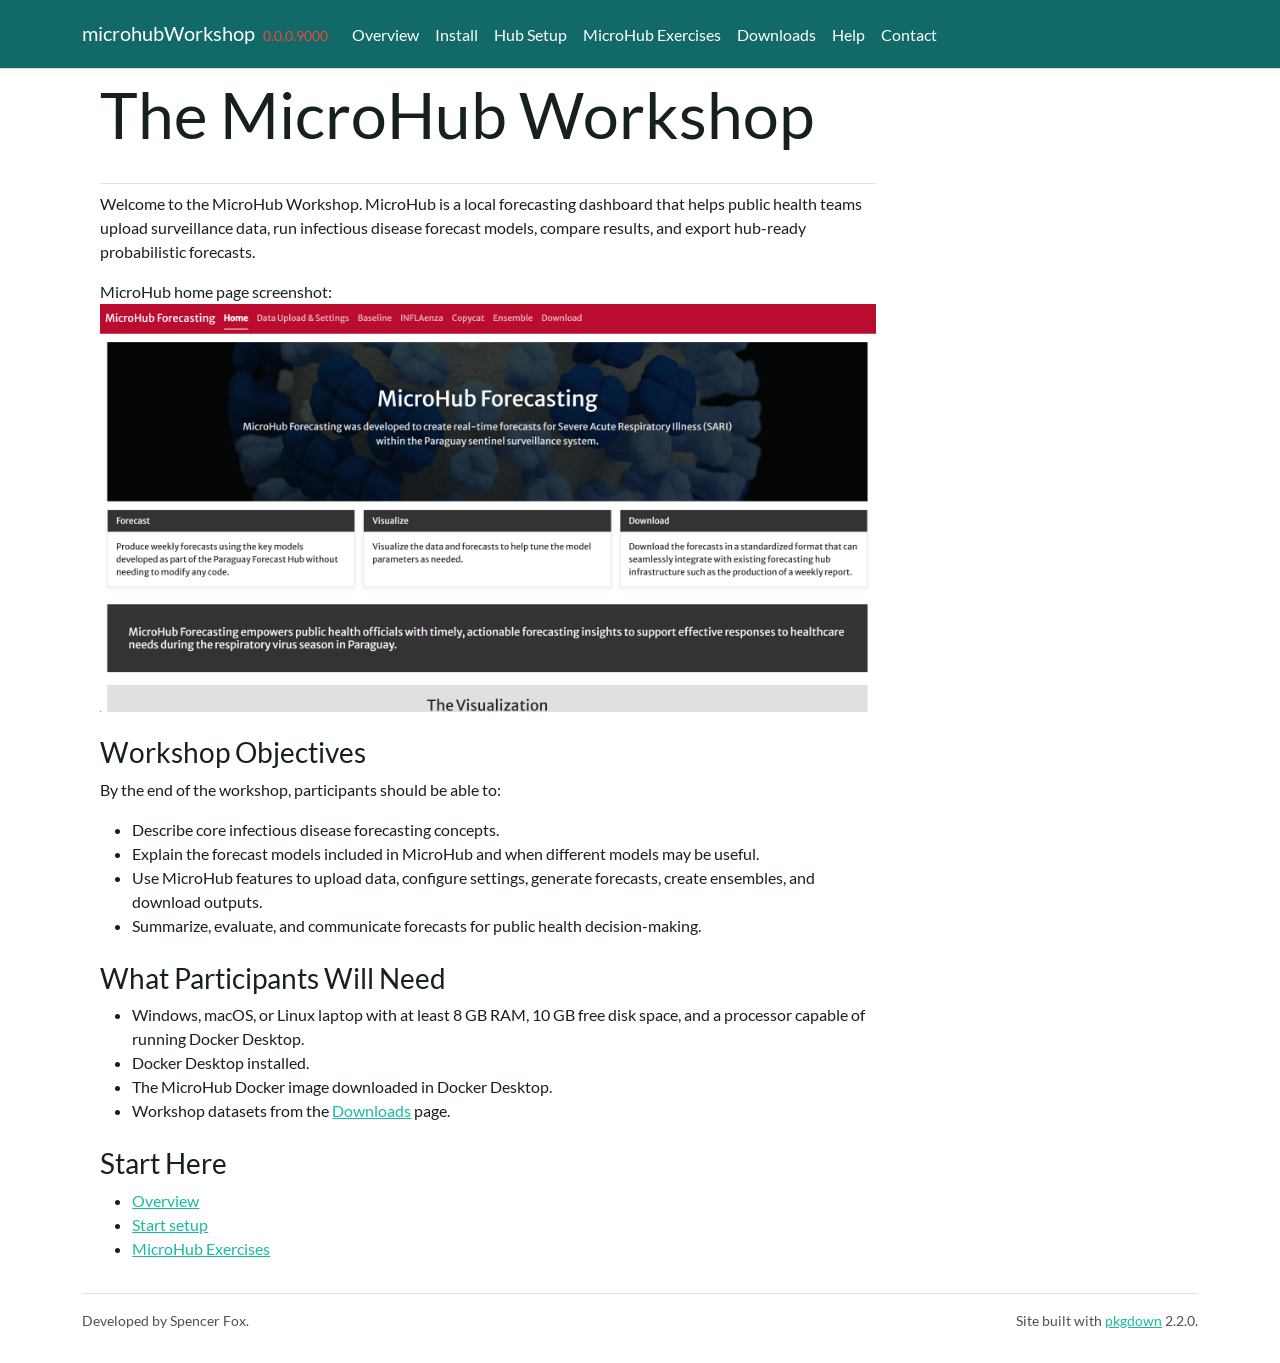
<file: docs/index.html>
<!DOCTYPE html>
<!-- Generated by pkgdown: do not edit by hand --><html lang="en">
<head>
<meta http-equiv="Content-Type" content="text/html; charset=UTF-8">
<meta charset="utf-8">
<meta http-equiv="X-UA-Compatible" content="IE=edge">
<meta name="viewport" content="width=device-width, initial-scale=1, shrink-to-fit=no">
<title>The MicroHub Workshop • microhubWorkshop</title>
<script src="deps/jquery-3.6.0/jquery-3.6.0.min.js"></script><meta name="viewport" content="width=device-width, initial-scale=1, shrink-to-fit=no">
<link href="deps/bootstrap-5.3.1/bootstrap.min.css" rel="stylesheet">
<script src="deps/bootstrap-5.3.1/bootstrap.bundle.min.js"></script><link href="deps/font-awesome-6.5.2/css/all.min.css" rel="stylesheet">
<link href="deps/font-awesome-6.5.2/css/v4-shims.min.css" rel="stylesheet">
<script src="deps/headroom-0.11.0/headroom.min.js"></script><script src="deps/headroom-0.11.0/jQuery.headroom.min.js"></script><script src="deps/bootstrap-toc-1.0.1/bootstrap-toc.min.js"></script><script src="deps/clipboard.js-2.0.11/clipboard.min.js"></script><script src="deps/search-1.0.0/autocomplete.jquery.min.js"></script><script src="deps/search-1.0.0/fuse.min.js"></script><script src="deps/search-1.0.0/mark.min.js"></script><!-- pkgdown --><script src="pkgdown.js"></script><link href="extra.css" rel="stylesheet">
<meta property="og:title" content="The MicroHub Workshop">
<meta name="description" content="Hands-on workshop materials for MicroHub forecasting.">
<meta property="og:description" content="Hands-on workshop materials for MicroHub forecasting.">
</head>
<body>
    <a href="#main" class="visually-hidden-focusable">Skip to contents</a>


    <nav class="navbar navbar-expand-lg fixed-top bg-primary" data-bs-theme="dark" aria-label="Site navigation"><div class="container">

    <a class="navbar-brand me-2" href="index.html">microhubWorkshop</a>

    <small class="nav-text text-danger me-auto" data-bs-toggle="tooltip" data-bs-placement="bottom" title="Unreleased version">0.0.0.9000</small>


    <button class="navbar-toggler" type="button" data-bs-toggle="collapse" data-bs-target="#navbar" aria-controls="navbar" aria-expanded="false" aria-label="Toggle navigation">
      <span class="navbar-toggler-icon"></span>
    </button>

    <div id="navbar" class="collapse navbar-collapse ms-3">
      <ul class="navbar-nav me-auto">
<li class="nav-item"><a class="nav-link" href="articles/overview.html">Overview</a></li>
<li class="nav-item"><a class="nav-link" href="articles/install.html">Install</a></li>
<li class="nav-item"><a class="nav-link" href="articles/hub-setup.html">Hub Setup</a></li>
<li class="nav-item"><a class="nav-link" href="articles/exercises.html">MicroHub Exercises</a></li>
<li class="nav-item"><a class="nav-link" href="articles/downloads.html">Downloads</a></li>
<li class="nav-item"><a class="nav-link" href="articles/troubleshooting.html">Help</a></li>
<li class="nav-item"><a class="nav-link" href="articles/contact.html">Contact</a></li>
      </ul>
<ul class="navbar-nav"></ul>
</div>


  </div>
</nav><div class="container template-home">
<div class="row">
  <main id="main" class="col-md-9"><div class="section level1">
<div class="page-header"><h1 id="the-microhub-workshop">The MicroHub Workshop<a class="anchor" aria-label="anchor" href="#the-microhub-workshop"></a>
</h1></div>
<p>Welcome to the MicroHub Workshop. MicroHub is a local forecasting dashboard that helps public health teams upload surveillance data, run infectious disease forecast models, compare results, and export hub-ready probabilistic forecasts.</p>
<p>MicroHub home page screenshot: <img src="reference/figures/microhub-home.png" alt="MicroHub application home page screenshot"></p>
<div class="section level2">
<h2 id="workshop-objectives">Workshop Objectives<a class="anchor" aria-label="anchor" href="#workshop-objectives"></a>
</h2>
<p>By the end of the workshop, participants should be able to:</p>
<ul>
<li>Describe core infectious disease forecasting concepts.</li>
<li>Explain the forecast models included in MicroHub and when different models may be useful.</li>
<li>Use MicroHub features to upload data, configure settings, generate forecasts, create ensembles, and download outputs.</li>
<li>Summarize, evaluate, and communicate forecasts for public health decision-making.</li>
</ul>
</div>
<div class="section level2">
<h2 id="what-participants-will-need">What Participants Will Need<a class="anchor" aria-label="anchor" href="#what-participants-will-need"></a>
</h2>
<ul>
<li>Windows, macOS, or Linux laptop with at least 8 GB RAM, 10 GB free disk space, and a processor capable of running Docker Desktop.</li>
<li>Docker Desktop installed.</li>
<li>The MicroHub Docker image downloaded in Docker Desktop.</li>
<li>Workshop datasets from the <a href="articles/downloads.html">Downloads</a> page.</li>
</ul>
</div>
<div class="section level2">
<h2 id="start-here">Start Here<a class="anchor" aria-label="anchor" href="#start-here"></a>
</h2>
<ul>
<li><a href="articles/overview.html">Overview</a></li>
<li><a href="articles/install.html">Start setup</a></li>
<li><a href="articles/exercises.html">MicroHub Exercises</a></li>
</ul>
</div>
</div>
  </main><aside class="col-md-3"></aside>
</div>


    <footer><div class="pkgdown-footer-left">
  <p>Developed by Spencer Fox.</p>
</div>

<div class="pkgdown-footer-right">
  <p>Site built with <a href="https://pkgdown.r-lib.org/" class="external-link">pkgdown</a> 2.2.0.</p>
</div>

    </footer>
</div>





  </body>
</html>
</file>
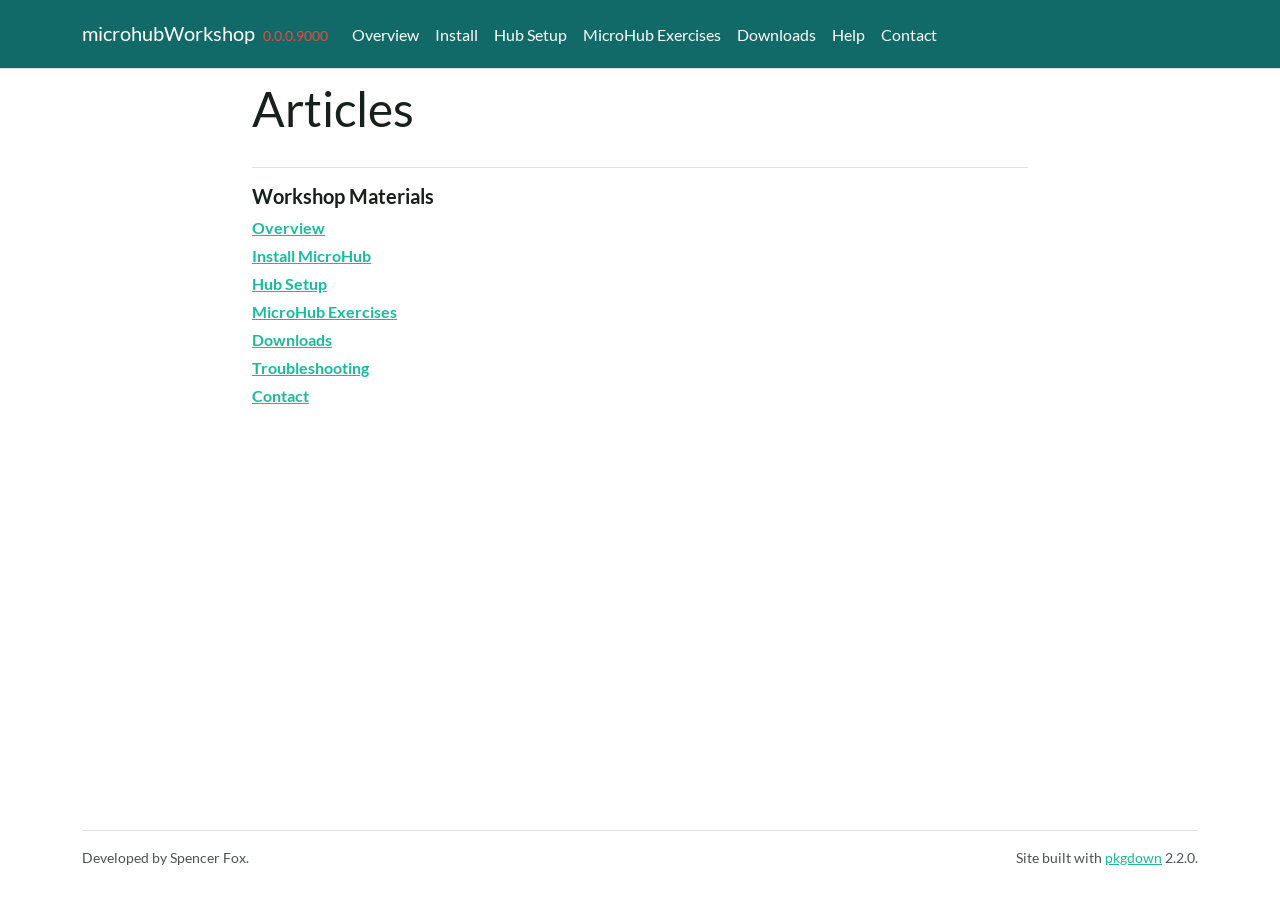
<file: docs/articles/index.html>
<!DOCTYPE html>
<!-- Generated by pkgdown: do not edit by hand --><html lang="en"><head><meta http-equiv="Content-Type" content="text/html; charset=UTF-8"><meta charset="utf-8"><meta http-equiv="X-UA-Compatible" content="IE=edge"><meta name="viewport" content="width=device-width, initial-scale=1, shrink-to-fit=no"><title>Articles • microhubWorkshop</title><script src="../deps/jquery-3.6.0/jquery-3.6.0.min.js"></script><meta name="viewport" content="width=device-width, initial-scale=1, shrink-to-fit=no"><link href="../deps/bootstrap-5.3.1/bootstrap.min.css" rel="stylesheet"><script src="../deps/bootstrap-5.3.1/bootstrap.bundle.min.js"></script><link href="../deps/font-awesome-6.5.2/css/all.min.css" rel="stylesheet"><link href="../deps/font-awesome-6.5.2/css/v4-shims.min.css" rel="stylesheet"><script src="../deps/headroom-0.11.0/headroom.min.js"></script><script src="../deps/headroom-0.11.0/jQuery.headroom.min.js"></script><script src="../deps/bootstrap-toc-1.0.1/bootstrap-toc.min.js"></script><script src="../deps/clipboard.js-2.0.11/clipboard.min.js"></script><script src="../deps/search-1.0.0/autocomplete.jquery.min.js"></script><script src="../deps/search-1.0.0/fuse.min.js"></script><script src="../deps/search-1.0.0/mark.min.js"></script><!-- pkgdown --><script src="../pkgdown.js"></script><link href="../extra.css" rel="stylesheet"><meta property="og:title" content="Articles"></head><body>
    <a href="#main" class="visually-hidden-focusable">Skip to contents</a>


    <nav class="navbar navbar-expand-lg fixed-top bg-primary" data-bs-theme="dark" aria-label="Site navigation"><div class="container">

    <a class="navbar-brand me-2" href="../index.html">microhubWorkshop</a>

    <small class="nav-text text-danger me-auto" data-bs-toggle="tooltip" data-bs-placement="bottom" title="Unreleased version">0.0.0.9000</small>


    <button class="navbar-toggler" type="button" data-bs-toggle="collapse" data-bs-target="#navbar" aria-controls="navbar" aria-expanded="false" aria-label="Toggle navigation">
      <span class="navbar-toggler-icon"></span>
    </button>

    <div id="navbar" class="collapse navbar-collapse ms-3">
      <ul class="navbar-nav me-auto"><li class="nav-item"><a class="nav-link" href="../articles/overview.html">Overview</a></li>
<li class="nav-item"><a class="nav-link" href="../articles/install.html">Install</a></li>
<li class="nav-item"><a class="nav-link" href="../articles/hub-setup.html">Hub Setup</a></li>
<li class="nav-item"><a class="nav-link" href="../articles/exercises.html">MicroHub Exercises</a></li>
<li class="nav-item"><a class="nav-link" href="../articles/downloads.html">Downloads</a></li>
<li class="nav-item"><a class="nav-link" href="../articles/troubleshooting.html">Help</a></li>
<li class="nav-item"><a class="nav-link" href="../articles/contact.html">Contact</a></li>
      </ul><ul class="navbar-nav"></ul></div>


  </div>
</nav><div class="container template-article-index">
<div class="row">
  <main id="main" class="col-md-9"><div class="page-header">

      <h1>Articles</h1>
    </div>

    <div class="section ">
      <h3>Workshop Materials</h3>
      <div class="section-desc"></div>

      <dl><dt><a href="overview.html">Overview</a></dt>
        <dd>
        </dd><dt><a href="install.html">Install MicroHub</a></dt>
        <dd>
        </dd><dt><a href="hub-setup.html">Hub Setup</a></dt>
        <dd>
        </dd><dt><a href="exercises.html">MicroHub Exercises</a></dt>
        <dd>
        </dd><dt><a href="downloads.html">Downloads</a></dt>
        <dd>
        </dd><dt><a href="troubleshooting.html">Troubleshooting</a></dt>
        <dd>
        </dd><dt><a href="contact.html">Contact</a></dt>
        <dd>
      </dd></dl></div>
  </main></div>


    <footer><div class="pkgdown-footer-left">
  <p>Developed by Spencer Fox.</p>
</div>

<div class="pkgdown-footer-right">
  <p>Site built with <a href="https://pkgdown.r-lib.org/" class="external-link">pkgdown</a> 2.2.0.</p>
</div>

    </footer></div>





  </body></html>
</file>
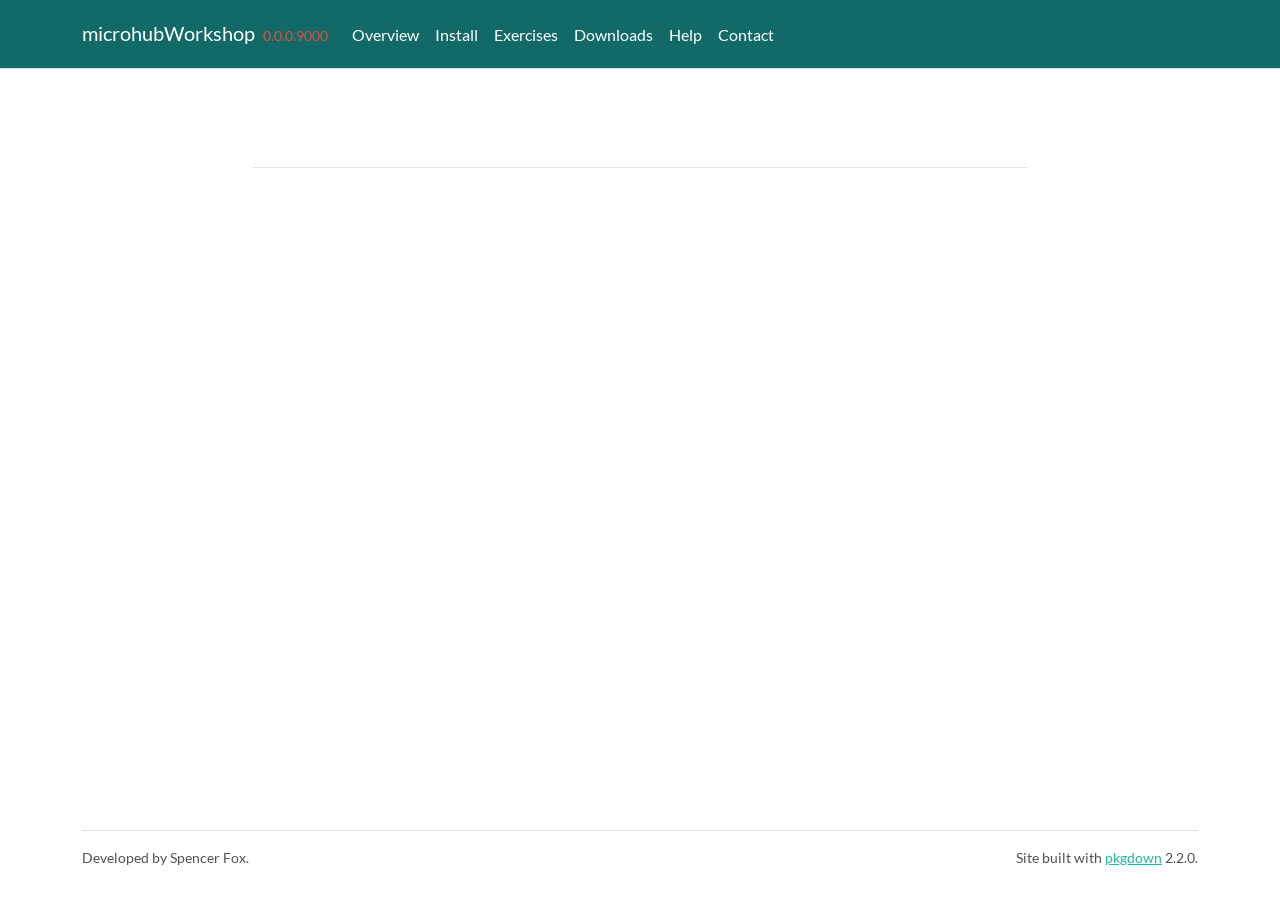
<file: docs/reference/index.html>
<!DOCTYPE html>
<!-- Generated by pkgdown: do not edit by hand --><html lang="en"><head><meta http-equiv="Content-Type" content="text/html; charset=UTF-8"><meta charset="utf-8"><meta http-equiv="X-UA-Compatible" content="IE=edge"><meta name="viewport" content="width=device-width, initial-scale=1, shrink-to-fit=no"><title> • microhubWorkshop</title><script src="../deps/jquery-3.6.0/jquery-3.6.0.min.js"></script><meta name="viewport" content="width=device-width, initial-scale=1, shrink-to-fit=no"><link href="../deps/bootstrap-5.3.1/bootstrap.min.css" rel="stylesheet"><script src="../deps/bootstrap-5.3.1/bootstrap.bundle.min.js"></script><link href="../deps/font-awesome-6.5.2/css/all.min.css" rel="stylesheet"><link href="../deps/font-awesome-6.5.2/css/v4-shims.min.css" rel="stylesheet"><script src="../deps/headroom-0.11.0/headroom.min.js"></script><script src="../deps/headroom-0.11.0/jQuery.headroom.min.js"></script><script src="../deps/bootstrap-toc-1.0.1/bootstrap-toc.min.js"></script><script src="../deps/clipboard.js-2.0.11/clipboard.min.js"></script><script src="../deps/search-1.0.0/autocomplete.jquery.min.js"></script><script src="../deps/search-1.0.0/fuse.min.js"></script><script src="../deps/search-1.0.0/mark.min.js"></script><!-- pkgdown --><script src="../pkgdown.js"></script><link href="../extra.css" rel="stylesheet"><meta property="og:title" content=""></head><body>
    <a href="#main" class="visually-hidden-focusable">Skip to contents</a>


    <nav class="navbar navbar-expand-lg fixed-top bg-primary" data-bs-theme="dark" aria-label="Site navigation"><div class="container">

    <a class="navbar-brand me-2" href="../index.html">microhubWorkshop</a>

    <small class="nav-text text-danger me-auto" data-bs-toggle="tooltip" data-bs-placement="bottom" title="Unreleased version">0.0.0.9000</small>


    <button class="navbar-toggler" type="button" data-bs-toggle="collapse" data-bs-target="#navbar" aria-controls="navbar" aria-expanded="false" aria-label="Toggle navigation">
      <span class="navbar-toggler-icon"></span>
    </button>

    <div id="navbar" class="collapse navbar-collapse ms-3">
      <ul class="navbar-nav me-auto"><li class="nav-item"><a class="nav-link" href="../articles/overview.html">Overview</a></li>
<li class="nav-item"><a class="nav-link" href="../articles/install.html">Install</a></li>
<li class="nav-item"><a class="nav-link" href="../articles/exercises.html">Exercises</a></li>
<li class="nav-item"><a class="nav-link" href="../articles/downloads.html">Downloads</a></li>
<li class="nav-item"><a class="nav-link" href="../articles/troubleshooting.html">Help</a></li>
<li class="nav-item"><a class="nav-link" href="../articles/contact.html">Contact</a></li>
      </ul><ul class="navbar-nav"></ul></div>


  </div>
</nav><div class="container template-reference-index">
<div class="row">
  <main id="main" class="col-md-9"><div class="page-header">

      <h1></h1>
    </div>


  </main></div>


    <footer><div class="pkgdown-footer-left">
  <p>Developed by Spencer Fox.</p>
</div>

<div class="pkgdown-footer-right">
  <p>Site built with <a href="https://pkgdown.r-lib.org/" class="external-link">pkgdown</a> 2.2.0.</p>
</div>

    </footer></div>





  </body></html>
</file>
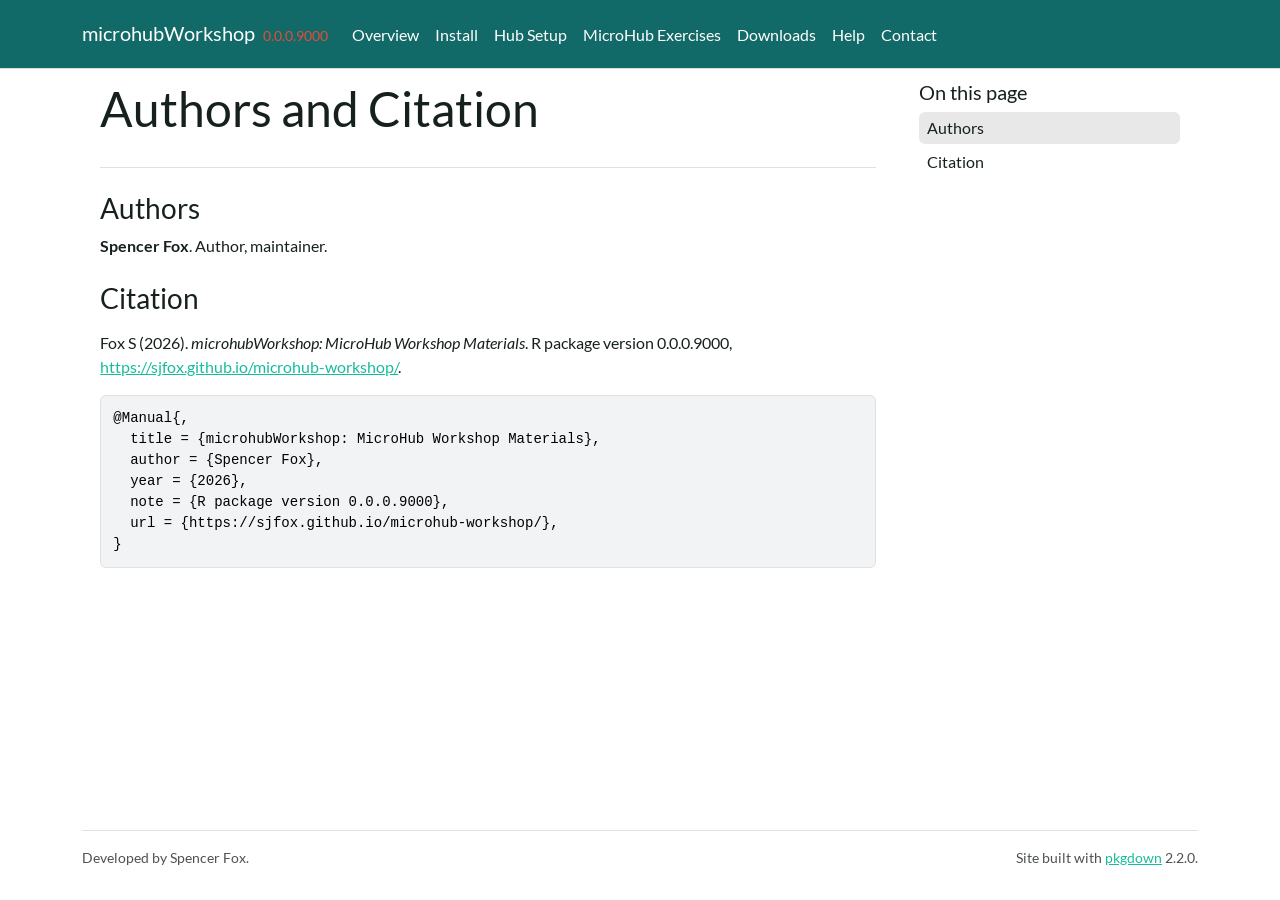
<file: docs/authors.html>
<!DOCTYPE html>
<!-- Generated by pkgdown: do not edit by hand --><html lang="en"><head><meta http-equiv="Content-Type" content="text/html; charset=UTF-8"><meta charset="utf-8"><meta http-equiv="X-UA-Compatible" content="IE=edge"><meta name="viewport" content="width=device-width, initial-scale=1, shrink-to-fit=no"><title>Authors and Citation • microhubWorkshop</title><script src="deps/jquery-3.6.0/jquery-3.6.0.min.js"></script><meta name="viewport" content="width=device-width, initial-scale=1, shrink-to-fit=no"><link href="deps/bootstrap-5.3.1/bootstrap.min.css" rel="stylesheet"><script src="deps/bootstrap-5.3.1/bootstrap.bundle.min.js"></script><link href="deps/font-awesome-6.5.2/css/all.min.css" rel="stylesheet"><link href="deps/font-awesome-6.5.2/css/v4-shims.min.css" rel="stylesheet"><script src="deps/headroom-0.11.0/headroom.min.js"></script><script src="deps/headroom-0.11.0/jQuery.headroom.min.js"></script><script src="deps/bootstrap-toc-1.0.1/bootstrap-toc.min.js"></script><script src="deps/clipboard.js-2.0.11/clipboard.min.js"></script><script src="deps/search-1.0.0/autocomplete.jquery.min.js"></script><script src="deps/search-1.0.0/fuse.min.js"></script><script src="deps/search-1.0.0/mark.min.js"></script><!-- pkgdown --><script src="pkgdown.js"></script><link href="extra.css" rel="stylesheet"><meta property="og:title" content="Authors and Citation"></head><body>
    <a href="#main" class="visually-hidden-focusable">Skip to contents</a>


    <nav class="navbar navbar-expand-lg fixed-top bg-primary" data-bs-theme="dark" aria-label="Site navigation"><div class="container">

    <a class="navbar-brand me-2" href="index.html">microhubWorkshop</a>

    <small class="nav-text text-danger me-auto" data-bs-toggle="tooltip" data-bs-placement="bottom" title="Unreleased version">0.0.0.9000</small>


    <button class="navbar-toggler" type="button" data-bs-toggle="collapse" data-bs-target="#navbar" aria-controls="navbar" aria-expanded="false" aria-label="Toggle navigation">
      <span class="navbar-toggler-icon"></span>
    </button>

    <div id="navbar" class="collapse navbar-collapse ms-3">
      <ul class="navbar-nav me-auto"><li class="nav-item"><a class="nav-link" href="articles/overview.html">Overview</a></li>
<li class="nav-item"><a class="nav-link" href="articles/install.html">Install</a></li>
<li class="nav-item"><a class="nav-link" href="articles/hub-setup.html">Hub Setup</a></li>
<li class="nav-item"><a class="nav-link" href="articles/exercises.html">MicroHub Exercises</a></li>
<li class="nav-item"><a class="nav-link" href="articles/downloads.html">Downloads</a></li>
<li class="nav-item"><a class="nav-link" href="articles/troubleshooting.html">Help</a></li>
<li class="nav-item"><a class="nav-link" href="articles/contact.html">Contact</a></li>
      </ul><ul class="navbar-nav"></ul></div>


  </div>
</nav><div class="container template-citation-authors">
<div class="row">
  <main id="main" class="col-md-9"><div class="page-header">

      <h1>Authors and Citation</h1>
    </div>

    <div class="section level2">
      <h2>Authors</h2>

      <ul class="list-unstyled"><li>
          <p><strong>Spencer Fox</strong>. Author, maintainer.
          </p>
        </li>
      </ul></div>

    <div class="section level2">
      <h2 id="citation">Citation</h2>
      <p></p>

      <p>Fox S (2026).
<em>microhubWorkshop: MicroHub Workshop Materials</em>.
R package version 0.0.0.9000, <a href="https://sjfox.github.io/microhub-workshop/">https://sjfox.github.io/microhub-workshop/</a>.
</p>
      <pre>@Manual{,
  title = {microhubWorkshop: MicroHub Workshop Materials},
  author = {Spencer Fox},
  year = {2026},
  note = {R package version 0.0.0.9000},
  url = {https://sjfox.github.io/microhub-workshop/},
}</pre>
    </div>

  </main><aside class="col-md-3"><nav id="toc" aria-label="Table of contents"><h2>On this page</h2>
    </nav></aside></div>


    <footer><div class="pkgdown-footer-left">
  <p>Developed by Spencer Fox.</p>
</div>

<div class="pkgdown-footer-right">
  <p>Site built with <a href="https://pkgdown.r-lib.org/" class="external-link">pkgdown</a> 2.2.0.</p>
</div>

    </footer></div>





  </body></html>
</file>
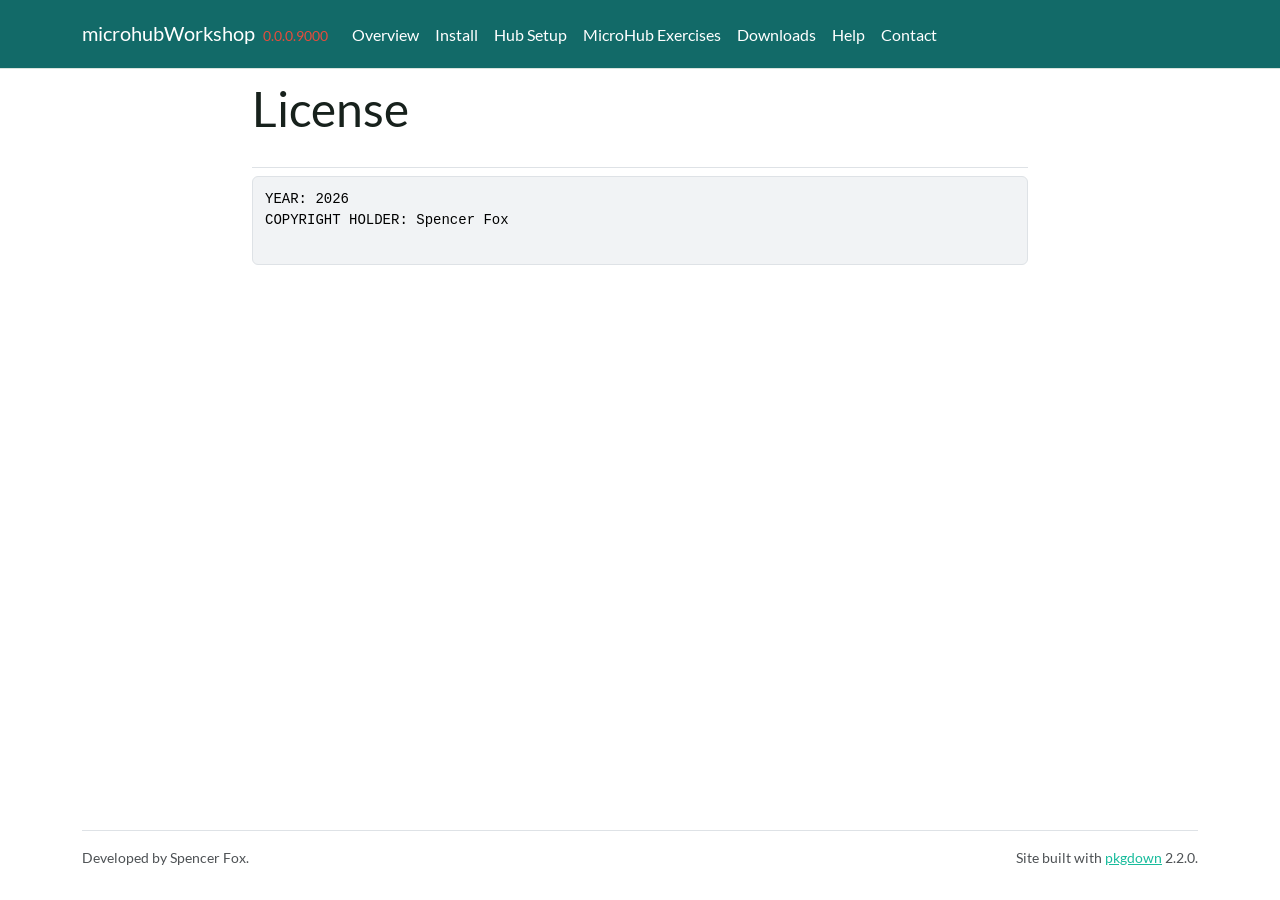
<file: docs/LICENSE-text.html>
<!DOCTYPE html>
<!-- Generated by pkgdown: do not edit by hand --><html lang="en"><head><meta http-equiv="Content-Type" content="text/html; charset=UTF-8"><meta charset="utf-8"><meta http-equiv="X-UA-Compatible" content="IE=edge"><meta name="viewport" content="width=device-width, initial-scale=1, shrink-to-fit=no"><title>License • microhubWorkshop</title><script src="deps/jquery-3.6.0/jquery-3.6.0.min.js"></script><meta name="viewport" content="width=device-width, initial-scale=1, shrink-to-fit=no"><link href="deps/bootstrap-5.3.1/bootstrap.min.css" rel="stylesheet"><script src="deps/bootstrap-5.3.1/bootstrap.bundle.min.js"></script><link href="deps/font-awesome-6.5.2/css/all.min.css" rel="stylesheet"><link href="deps/font-awesome-6.5.2/css/v4-shims.min.css" rel="stylesheet"><script src="deps/headroom-0.11.0/headroom.min.js"></script><script src="deps/headroom-0.11.0/jQuery.headroom.min.js"></script><script src="deps/bootstrap-toc-1.0.1/bootstrap-toc.min.js"></script><script src="deps/clipboard.js-2.0.11/clipboard.min.js"></script><script src="deps/search-1.0.0/autocomplete.jquery.min.js"></script><script src="deps/search-1.0.0/fuse.min.js"></script><script src="deps/search-1.0.0/mark.min.js"></script><!-- pkgdown --><script src="pkgdown.js"></script><link href="extra.css" rel="stylesheet"><meta property="og:title" content="License"></head><body>
    <a href="#main" class="visually-hidden-focusable">Skip to contents</a>


    <nav class="navbar navbar-expand-lg fixed-top bg-primary" data-bs-theme="dark" aria-label="Site navigation"><div class="container">

    <a class="navbar-brand me-2" href="index.html">microhubWorkshop</a>

    <small class="nav-text text-danger me-auto" data-bs-toggle="tooltip" data-bs-placement="bottom" title="Unreleased version">0.0.0.9000</small>


    <button class="navbar-toggler" type="button" data-bs-toggle="collapse" data-bs-target="#navbar" aria-controls="navbar" aria-expanded="false" aria-label="Toggle navigation">
      <span class="navbar-toggler-icon"></span>
    </button>

    <div id="navbar" class="collapse navbar-collapse ms-3">
      <ul class="navbar-nav me-auto"><li class="nav-item"><a class="nav-link" href="articles/overview.html">Overview</a></li>
<li class="nav-item"><a class="nav-link" href="articles/install.html">Install</a></li>
<li class="nav-item"><a class="nav-link" href="articles/hub-setup.html">Hub Setup</a></li>
<li class="nav-item"><a class="nav-link" href="articles/exercises.html">MicroHub Exercises</a></li>
<li class="nav-item"><a class="nav-link" href="articles/downloads.html">Downloads</a></li>
<li class="nav-item"><a class="nav-link" href="articles/troubleshooting.html">Help</a></li>
<li class="nav-item"><a class="nav-link" href="articles/contact.html">Contact</a></li>
      </ul><ul class="navbar-nav"></ul></div>


  </div>
</nav><div class="container template-title-body">
<div class="row">
  <main id="main" class="col-md-9"><div class="page-header">

      <h1>License</h1>

    </div>

<pre>YEAR: 2026
COPYRIGHT HOLDER: Spencer Fox

</pre>

  </main></div>


    <footer><div class="pkgdown-footer-left">
  <p>Developed by Spencer Fox.</p>
</div>

<div class="pkgdown-footer-right">
  <p>Site built with <a href="https://pkgdown.r-lib.org/" class="external-link">pkgdown</a> 2.2.0.</p>
</div>

    </footer></div>





  </body></html>
</file>
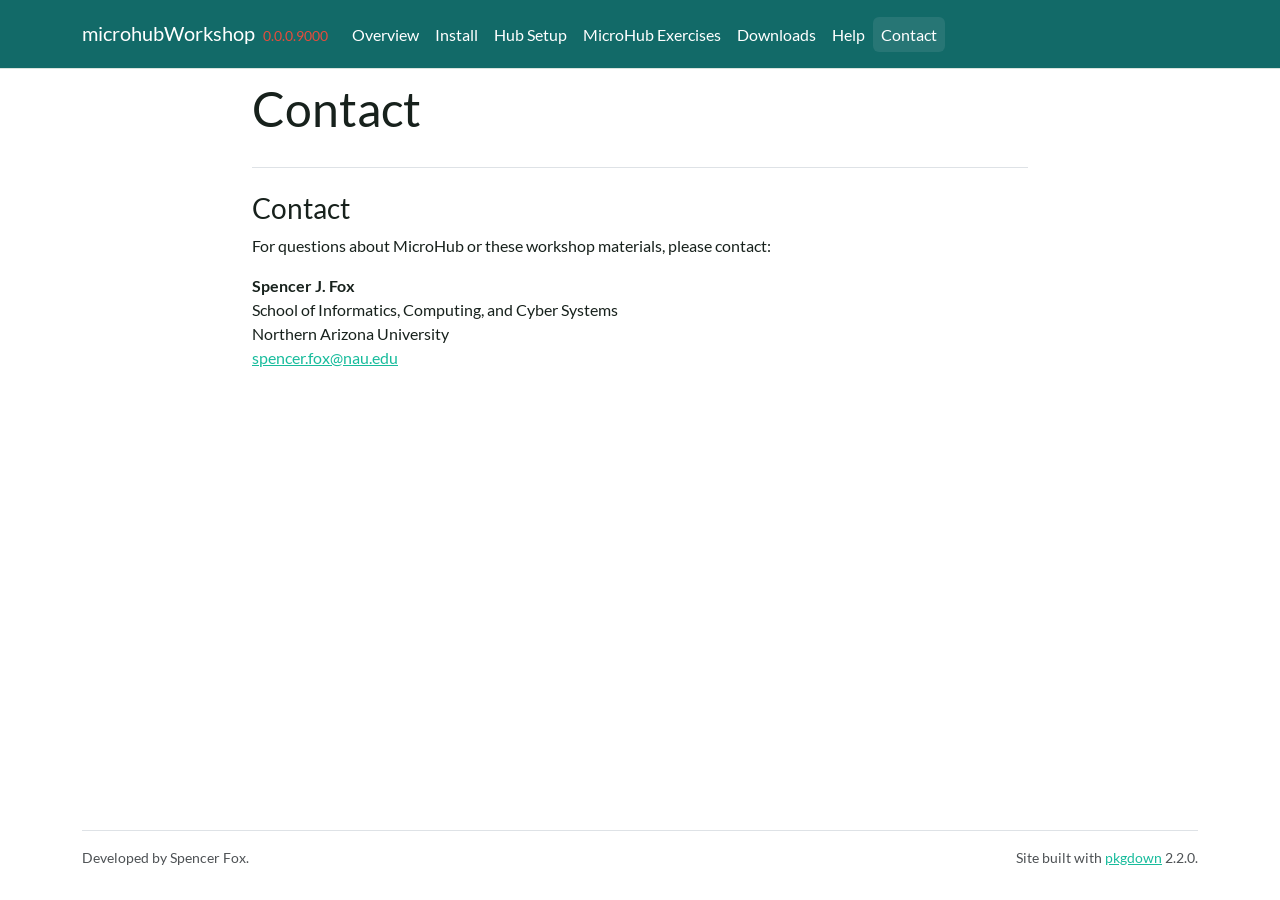
<file: docs/articles/contact.html>
<!DOCTYPE html>
<!-- Generated by pkgdown: do not edit by hand --><html lang="en">
<head>
<meta http-equiv="Content-Type" content="text/html; charset=UTF-8">
<meta charset="utf-8">
<meta http-equiv="X-UA-Compatible" content="IE=edge">
<meta name="viewport" content="width=device-width, initial-scale=1, shrink-to-fit=no">
<title>Contact • microhubWorkshop</title>
<script src="../deps/jquery-3.6.0/jquery-3.6.0.min.js"></script><meta name="viewport" content="width=device-width, initial-scale=1, shrink-to-fit=no">
<link href="../deps/bootstrap-5.3.1/bootstrap.min.css" rel="stylesheet">
<script src="../deps/bootstrap-5.3.1/bootstrap.bundle.min.js"></script><link href="../deps/font-awesome-6.5.2/css/all.min.css" rel="stylesheet">
<link href="../deps/font-awesome-6.5.2/css/v4-shims.min.css" rel="stylesheet">
<script src="../deps/headroom-0.11.0/headroom.min.js"></script><script src="../deps/headroom-0.11.0/jQuery.headroom.min.js"></script><script src="../deps/bootstrap-toc-1.0.1/bootstrap-toc.min.js"></script><script src="../deps/clipboard.js-2.0.11/clipboard.min.js"></script><script src="../deps/search-1.0.0/autocomplete.jquery.min.js"></script><script src="../deps/search-1.0.0/fuse.min.js"></script><script src="../deps/search-1.0.0/mark.min.js"></script><!-- pkgdown --><script src="../pkgdown.js"></script><link href="../extra.css" rel="stylesheet">
<meta property="og:title" content="Contact">
</head>
<body>
    <a href="#main" class="visually-hidden-focusable">Skip to contents</a>


    <nav class="navbar navbar-expand-lg fixed-top bg-primary" data-bs-theme="dark" aria-label="Site navigation"><div class="container">

    <a class="navbar-brand me-2" href="../index.html">microhubWorkshop</a>

    <small class="nav-text text-danger me-auto" data-bs-toggle="tooltip" data-bs-placement="bottom" title="Unreleased version">0.0.0.9000</small>


    <button class="navbar-toggler" type="button" data-bs-toggle="collapse" data-bs-target="#navbar" aria-controls="navbar" aria-expanded="false" aria-label="Toggle navigation">
      <span class="navbar-toggler-icon"></span>
    </button>

    <div id="navbar" class="collapse navbar-collapse ms-3">
      <ul class="navbar-nav me-auto">
<li class="nav-item"><a class="nav-link" href="../articles/overview.html">Overview</a></li>
<li class="nav-item"><a class="nav-link" href="../articles/install.html">Install</a></li>
<li class="nav-item"><a class="nav-link" href="../articles/hub-setup.html">Hub Setup</a></li>
<li class="nav-item"><a class="nav-link" href="../articles/exercises.html">MicroHub Exercises</a></li>
<li class="nav-item"><a class="nav-link" href="../articles/downloads.html">Downloads</a></li>
<li class="nav-item"><a class="nav-link" href="../articles/troubleshooting.html">Help</a></li>
<li class="active nav-item"><a class="nav-link" href="../articles/contact.html">Contact</a></li>
      </ul>
<ul class="navbar-nav"></ul>
</div>


  </div>
</nav><div class="container template-article">




<div class="row">
  <main id="main" class="col-md-9"><div class="page-header">

      <h1>Contact</h1>
            
      

      <div class="d-none name"><code>contact.Rmd</code></div>
    </div>

    
    
<div class="section level2">
<h2 id="contact">Contact<a class="anchor" aria-label="anchor" href="#contact"></a>
</h2>
<p>For questions about MicroHub or these workshop materials, please
contact:</p>
<p><strong>Spencer J. Fox</strong><br>
School of Informatics, Computing, and Cyber Systems<br>
Northern Arizona University<br><a href="mailto:spencer.fox@nau.edu">spencer.fox@nau.edu</a></p>
</div>
  </main>
</div>



    <footer><div class="pkgdown-footer-left">
  <p>Developed by Spencer Fox.</p>
</div>

<div class="pkgdown-footer-right">
  <p>Site built with <a href="https://pkgdown.r-lib.org/" class="external-link">pkgdown</a> 2.2.0.</p>
</div>

    </footer>
</div>





  </body>
</html>
</file>
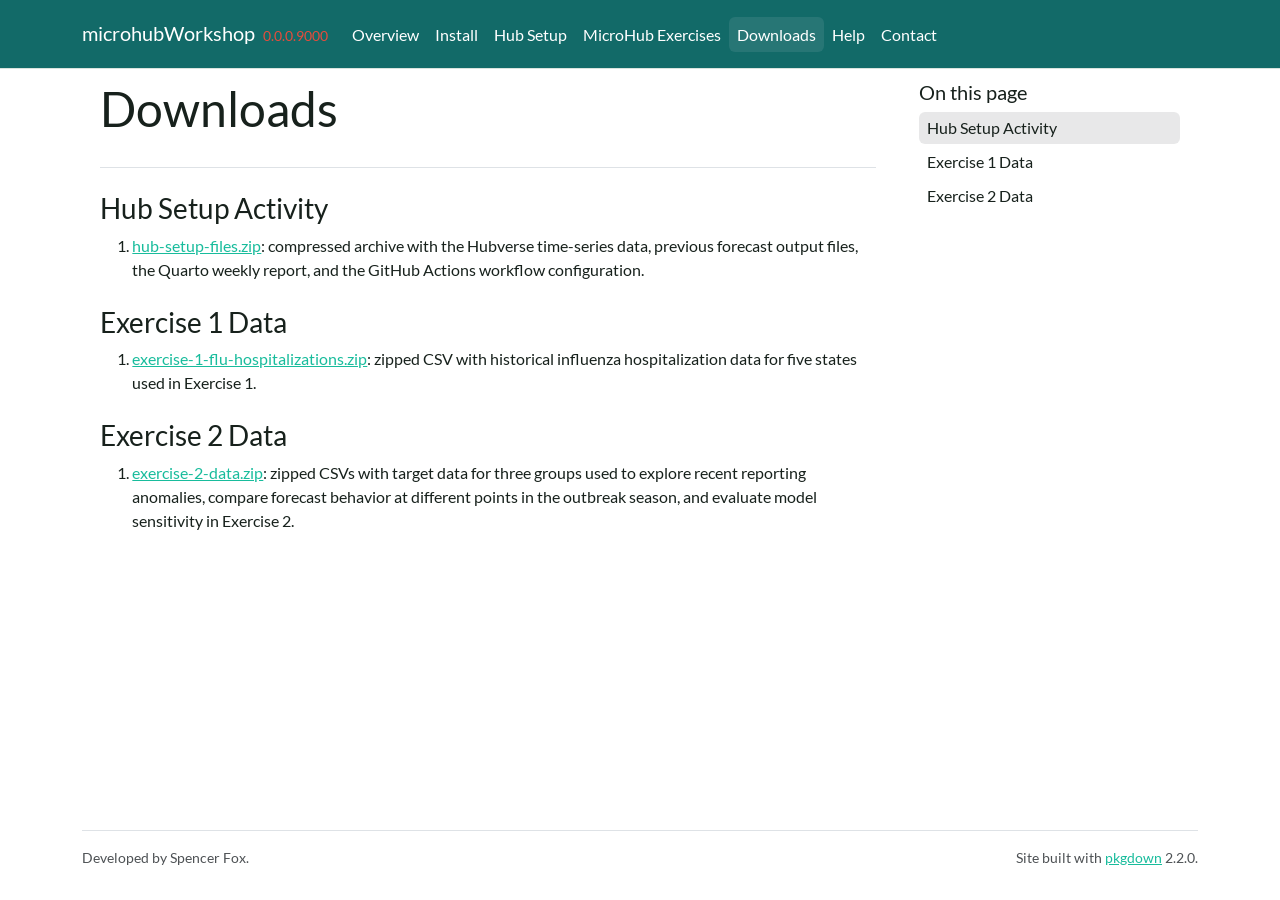
<file: docs/articles/downloads.html>
<!DOCTYPE html>
<!-- Generated by pkgdown: do not edit by hand --><html lang="en">
<head>
<meta http-equiv="Content-Type" content="text/html; charset=UTF-8">
<meta charset="utf-8">
<meta http-equiv="X-UA-Compatible" content="IE=edge">
<meta name="viewport" content="width=device-width, initial-scale=1, shrink-to-fit=no">
<title>Downloads • microhubWorkshop</title>
<script src="../deps/jquery-3.6.0/jquery-3.6.0.min.js"></script><meta name="viewport" content="width=device-width, initial-scale=1, shrink-to-fit=no">
<link href="../deps/bootstrap-5.3.1/bootstrap.min.css" rel="stylesheet">
<script src="../deps/bootstrap-5.3.1/bootstrap.bundle.min.js"></script><link href="../deps/font-awesome-6.5.2/css/all.min.css" rel="stylesheet">
<link href="../deps/font-awesome-6.5.2/css/v4-shims.min.css" rel="stylesheet">
<script src="../deps/headroom-0.11.0/headroom.min.js"></script><script src="../deps/headroom-0.11.0/jQuery.headroom.min.js"></script><script src="../deps/bootstrap-toc-1.0.1/bootstrap-toc.min.js"></script><script src="../deps/clipboard.js-2.0.11/clipboard.min.js"></script><script src="../deps/search-1.0.0/autocomplete.jquery.min.js"></script><script src="../deps/search-1.0.0/fuse.min.js"></script><script src="../deps/search-1.0.0/mark.min.js"></script><!-- pkgdown --><script src="../pkgdown.js"></script><link href="../extra.css" rel="stylesheet">
<meta property="og:title" content="Downloads">
</head>
<body>
    <a href="#main" class="visually-hidden-focusable">Skip to contents</a>


    <nav class="navbar navbar-expand-lg fixed-top bg-primary" data-bs-theme="dark" aria-label="Site navigation"><div class="container">

    <a class="navbar-brand me-2" href="../index.html">microhubWorkshop</a>

    <small class="nav-text text-danger me-auto" data-bs-toggle="tooltip" data-bs-placement="bottom" title="Unreleased version">0.0.0.9000</small>


    <button class="navbar-toggler" type="button" data-bs-toggle="collapse" data-bs-target="#navbar" aria-controls="navbar" aria-expanded="false" aria-label="Toggle navigation">
      <span class="navbar-toggler-icon"></span>
    </button>

    <div id="navbar" class="collapse navbar-collapse ms-3">
      <ul class="navbar-nav me-auto">
<li class="nav-item"><a class="nav-link" href="../articles/overview.html">Overview</a></li>
<li class="nav-item"><a class="nav-link" href="../articles/install.html">Install</a></li>
<li class="nav-item"><a class="nav-link" href="../articles/hub-setup.html">Hub Setup</a></li>
<li class="nav-item"><a class="nav-link" href="../articles/exercises.html">MicroHub Exercises</a></li>
<li class="active nav-item"><a class="nav-link" href="../articles/downloads.html">Downloads</a></li>
<li class="nav-item"><a class="nav-link" href="../articles/troubleshooting.html">Help</a></li>
<li class="nav-item"><a class="nav-link" href="../articles/contact.html">Contact</a></li>
      </ul>
<ul class="navbar-nav"></ul>
</div>


  </div>
</nav><div class="container template-article">




<div class="row">
  <main id="main" class="col-md-9"><div class="page-header">

      <h1>Downloads</h1>
            
      

      <div class="d-none name"><code>downloads.Rmd</code></div>
    </div>

    
    
<div class="section level2">
<h2 id="hub-setup-activity">Hub Setup Activity<a class="anchor" aria-label="anchor" href="#hub-setup-activity"></a>
</h2>
<ol style="list-style-type: decimal">
<li><a href="../downloads/hub-setup-files.zip">hub-setup-files.zip</a>:
compressed archive with the Hubverse time-series data, previous forecast
output files, the Quarto weekly report, and the GitHub Actions workflow
configuration.</li>
</ol>
</div>
<div class="section level2">
<h2 id="exercise-1-data">Exercise 1 Data<a class="anchor" aria-label="anchor" href="#exercise-1-data"></a>
</h2>
<ol style="list-style-type: decimal">
<li><a href="../downloads/exercise-1-flu-hospitalizations.zip">exercise-1-flu-hospitalizations.zip</a>:
zipped CSV with historical influenza hospitalization data for five states
used in Exercise 1.</li>
</ol>
</div>
<div class="section level2">
<h2 id="exercise-2-data">Exercise 2 Data<a class="anchor" aria-label="anchor" href="#exercise-2-data"></a>
</h2>
<ol style="list-style-type: decimal">
<li><a href="../downloads/exercise-2-data.zip">exercise-2-data.zip</a>:
zipped CSVs with target data for three groups used to explore recent
reporting anomalies, compare forecast behavior at different points in the
outbreak season, and evaluate model sensitivity in Exercise 2.</li>
</ol>
</div>
  </main><aside class="col-md-3"><nav id="toc" aria-label="Table of contents"><h2>On this page</h2>
    </nav></aside>
</div>



    <footer><div class="pkgdown-footer-left">
  <p>Developed by Spencer Fox.</p>
</div>

<div class="pkgdown-footer-right">
  <p>Site built with <a href="https://pkgdown.r-lib.org/" class="external-link">pkgdown</a> 2.2.0.</p>
</div>

    </footer>
</div>





  </body>
</html>
</file>
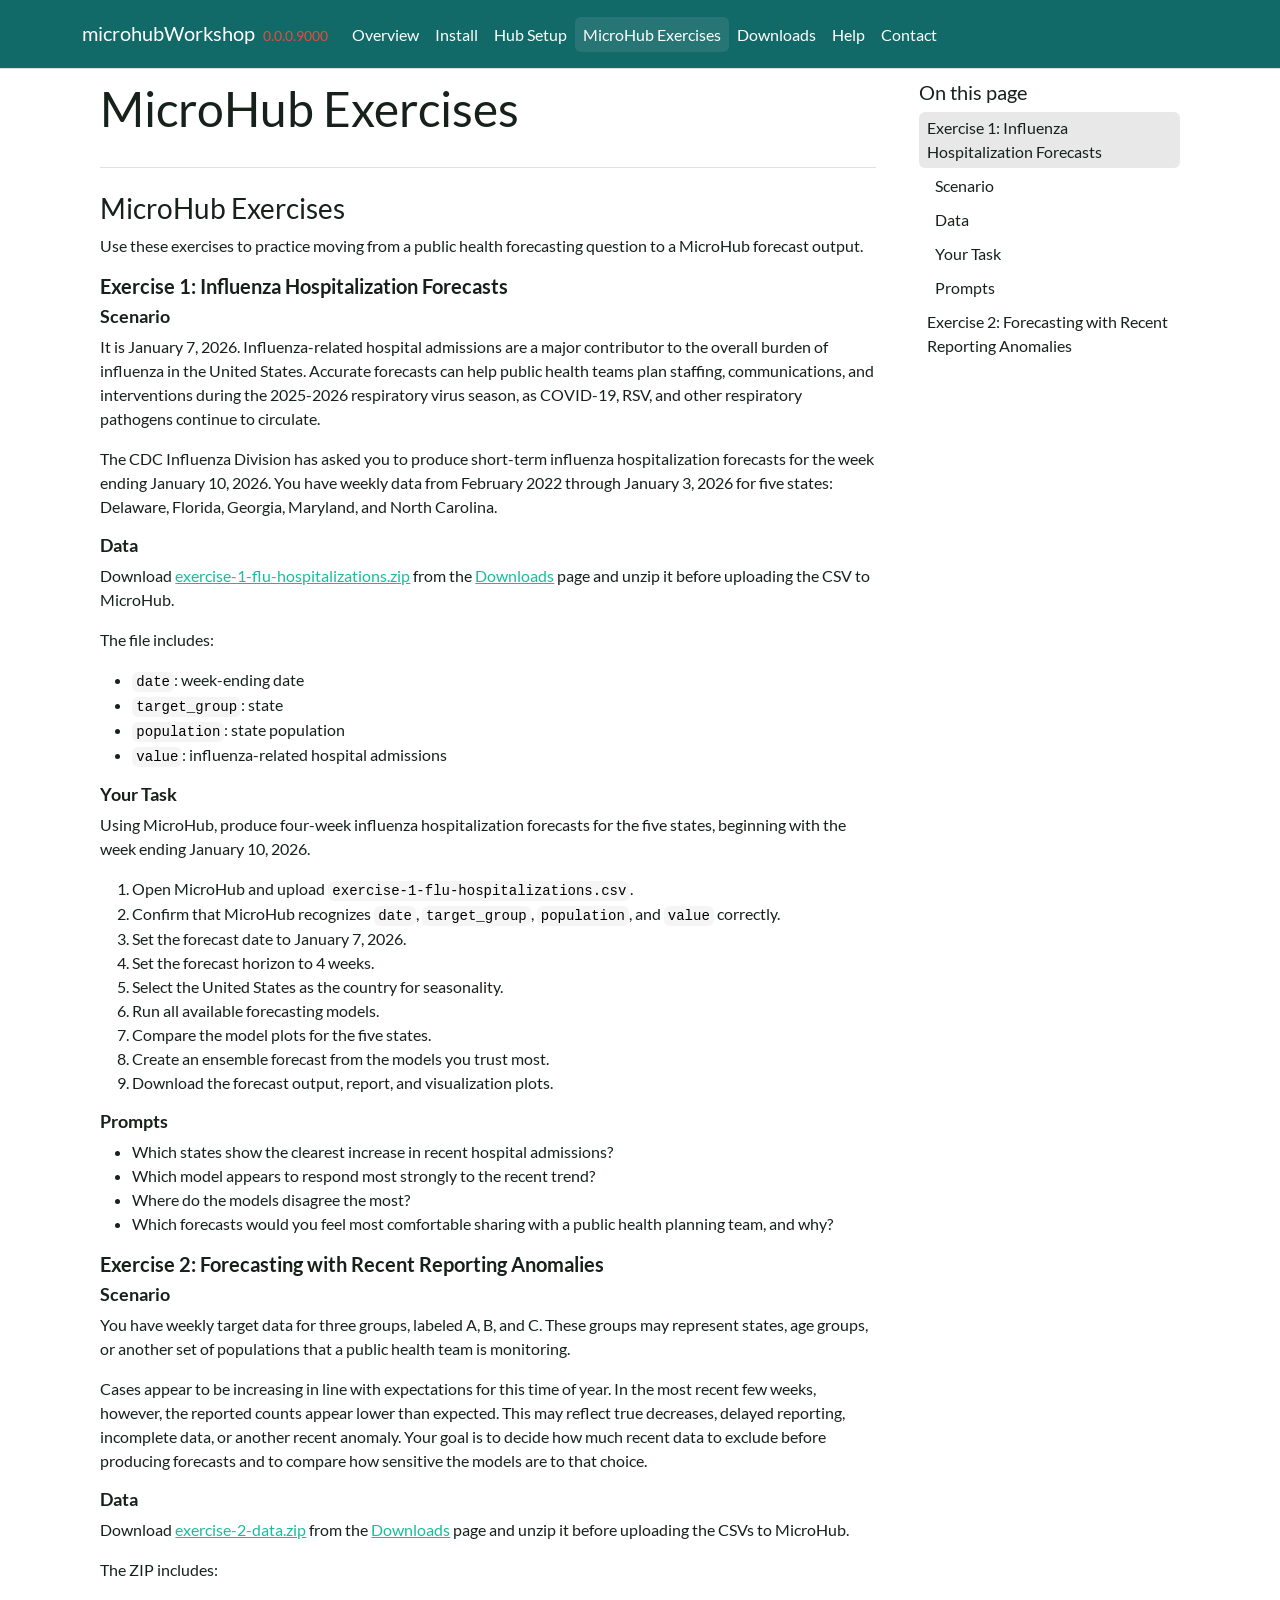
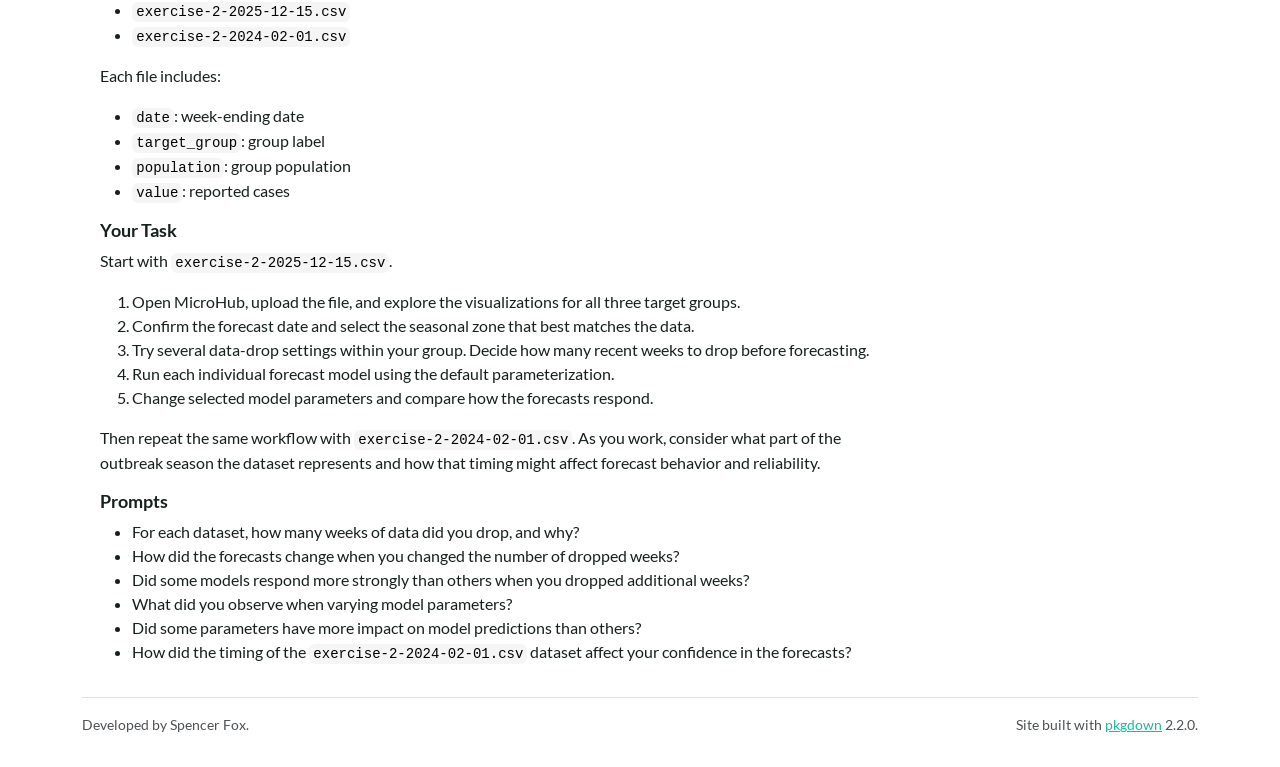
<file: docs/articles/exercises.html>
<!DOCTYPE html>
<!-- Generated by pkgdown: do not edit by hand --><html lang="en">
<head>
<meta http-equiv="Content-Type" content="text/html; charset=UTF-8">
<meta charset="utf-8">
<meta http-equiv="X-UA-Compatible" content="IE=edge">
<meta name="viewport" content="width=device-width, initial-scale=1, shrink-to-fit=no">
<title>MicroHub Exercises • microhubWorkshop</title>
<script src="../deps/jquery-3.6.0/jquery-3.6.0.min.js"></script><meta name="viewport" content="width=device-width, initial-scale=1, shrink-to-fit=no">
<link href="../deps/bootstrap-5.3.1/bootstrap.min.css" rel="stylesheet">
<script src="../deps/bootstrap-5.3.1/bootstrap.bundle.min.js"></script><link href="../deps/font-awesome-6.5.2/css/all.min.css" rel="stylesheet">
<link href="../deps/font-awesome-6.5.2/css/v4-shims.min.css" rel="stylesheet">
<script src="../deps/headroom-0.11.0/headroom.min.js"></script><script src="../deps/headroom-0.11.0/jQuery.headroom.min.js"></script><script src="../deps/bootstrap-toc-1.0.1/bootstrap-toc.min.js"></script><script src="../deps/clipboard.js-2.0.11/clipboard.min.js"></script><script src="../deps/search-1.0.0/autocomplete.jquery.min.js"></script><script src="../deps/search-1.0.0/fuse.min.js"></script><script src="../deps/search-1.0.0/mark.min.js"></script><!-- pkgdown --><script src="../pkgdown.js"></script><link href="../extra.css" rel="stylesheet">
<meta property="og:title" content="MicroHub Exercises">
</head>
<body>
    <a href="#main" class="visually-hidden-focusable">Skip to contents</a>


    <nav class="navbar navbar-expand-lg fixed-top bg-primary" data-bs-theme="dark" aria-label="Site navigation"><div class="container">

    <a class="navbar-brand me-2" href="../index.html">microhubWorkshop</a>

    <small class="nav-text text-danger me-auto" data-bs-toggle="tooltip" data-bs-placement="bottom" title="Unreleased version">0.0.0.9000</small>


    <button class="navbar-toggler" type="button" data-bs-toggle="collapse" data-bs-target="#navbar" aria-controls="navbar" aria-expanded="false" aria-label="Toggle navigation">
      <span class="navbar-toggler-icon"></span>
    </button>

    <div id="navbar" class="collapse navbar-collapse ms-3">
      <ul class="navbar-nav me-auto">
<li class="nav-item"><a class="nav-link" href="../articles/overview.html">Overview</a></li>
<li class="nav-item"><a class="nav-link" href="../articles/install.html">Install</a></li>
<li class="nav-item"><a class="nav-link" href="../articles/hub-setup.html">Hub Setup</a></li>
<li class="active nav-item"><a class="nav-link" href="../articles/exercises.html">MicroHub Exercises</a></li>
<li class="nav-item"><a class="nav-link" href="../articles/downloads.html">Downloads</a></li>
<li class="nav-item"><a class="nav-link" href="../articles/troubleshooting.html">Help</a></li>
<li class="nav-item"><a class="nav-link" href="../articles/contact.html">Contact</a></li>
      </ul>
<ul class="navbar-nav"></ul>
</div>


  </div>
</nav><div class="container template-article">




<div class="row">
  <main id="main" class="col-md-9"><div class="page-header">

      <h1>MicroHub Exercises</h1>
            
      

      <div class="d-none name"><code>exercises.Rmd</code></div>
    </div>

    
    
<div class="section level2">
<h2 id="microhub-exercises">MicroHub Exercises<a class="anchor" aria-label="anchor" href="#microhub-exercises"></a>
</h2>
<p>Use these exercises to practice moving from a public health
forecasting question to a MicroHub forecast output.</p>
<div class="section level3">
<h3 id="exercise-1-influenza-hospitalization-forecasts">Exercise 1: Influenza Hospitalization Forecasts<a class="anchor" aria-label="anchor" href="#exercise-1-influenza-hospitalization-forecasts"></a>
</h3>
<div class="section level4">
<h4 id="scenario">Scenario<a class="anchor" aria-label="anchor" href="#scenario"></a>
</h4>
<p>It is January 7, 2026. Influenza-related hospital admissions are a
major contributor to the overall burden of influenza in the United
States. Accurate forecasts can help public health teams plan staffing,
communications, and interventions during the 2025-2026 respiratory virus
season, as COVID-19, RSV, and other respiratory pathogens continue to
circulate.</p>
<p>The CDC Influenza Division has asked you to produce short-term
influenza hospitalization forecasts for the week ending January 10, 2026.
You have weekly data from February 2022 through January 3, 2026 for five
states: Delaware, Florida, Georgia, Maryland, and North Carolina.</p>
</div>
<div class="section level4">
<h4 id="data">Data<a class="anchor" aria-label="anchor" href="#data"></a>
</h4>
<p>Download <a href="../downloads/exercise-1-flu-hospitalizations.zip">exercise-1-flu-hospitalizations.zip</a>
from the <a href="downloads.html">Downloads</a> page and unzip it before
uploading the CSV to MicroHub.</p>
<p>The file includes:</p>
<ul>
<li><code>date</code>: week-ending date</li>
<li><code>target_group</code>: state</li>
<li><code>population</code>: state population</li>
<li><code>value</code>: influenza-related hospital admissions</li>
</ul>
</div>
<div class="section level4">
<h4 id="your-task">Your Task<a class="anchor" aria-label="anchor" href="#your-task"></a>
</h4>
<p>Using MicroHub, produce four-week influenza hospitalization forecasts
for the five states, beginning with the week ending January 10,
2026.</p>
<ol style="list-style-type: decimal">
<li>Open MicroHub and upload
<code>exercise-1-flu-hospitalizations.csv</code>.</li>
<li>Confirm that MicroHub recognizes <code>date</code>,
<code>target_group</code>, <code>population</code>, and
<code>value</code> correctly.</li>
<li>Set the forecast date to January 7, 2026.</li>
<li>Set the forecast horizon to 4 weeks.</li>
<li>Select the United States as the country for seasonality.</li>
<li>Run all available forecasting models.</li>
<li>Compare the model plots for the five states.</li>
<li>Create an ensemble forecast from the models you trust most.</li>
<li>Download the forecast output, report, and visualization plots.</li>
</ol>
</div>
<div class="section level4">
<h4 id="prompts">Prompts<a class="anchor" aria-label="anchor" href="#prompts"></a>
</h4>
<ul>
<li>Which states show the clearest increase in recent hospital
admissions?</li>
<li>Which model appears to respond most strongly to the recent
trend?</li>
<li>Where do the models disagree the most?</li>
<li>Which forecasts would you feel most comfortable sharing with a
public health planning team, and why?</li>
</ul>
</div>
</div>
<div class="section level3">
<h3 id="exercise-2-forecasting-with-recent-reporting-anomalies">Exercise 2: Forecasting with Recent Reporting Anomalies<a class="anchor" aria-label="anchor" href="#exercise-2-forecasting-with-recent-reporting-anomalies"></a>
</h3>
<div class="section level4">
<h4 id="scenario-1">Scenario<a class="anchor" aria-label="anchor" href="#scenario-1"></a>
</h4>
<p>You have weekly target data for three groups, labeled A, B, and C.
These groups may represent states, age groups, or another set of
populations that a public health team is monitoring.</p>
<p>Cases appear to be increasing in line with expectations for this time
of year. In the most recent few weeks, however, the reported counts
appear lower than expected. This may reflect true decreases, delayed
reporting, incomplete data, or another recent anomaly. Your goal is to
decide how much recent data to exclude before producing forecasts and to
compare how sensitive the models are to that choice.</p>
</div>
<div class="section level4">
<h4 id="data-1">Data<a class="anchor" aria-label="anchor" href="#data-1"></a>
</h4>
<p>Download <a href="../downloads/exercise-2-data.zip">exercise-2-data.zip</a>
from the <a href="downloads.html">Downloads</a> page and unzip it before
uploading the CSVs to MicroHub.</p>
<p>The ZIP includes:</p>
<ul>
<li><code>exercise-2-2025-12-15.csv</code></li>
<li><code>exercise-2-2024-02-01.csv</code></li>
</ul>
<p>Each file includes:</p>
<ul>
<li><code>date</code>: week-ending date</li>
<li><code>target_group</code>: group label</li>
<li><code>population</code>: group population</li>
<li><code>value</code>: reported cases</li>
</ul>
</div>
<div class="section level4">
<h4 id="your-task-1">Your Task<a class="anchor" aria-label="anchor" href="#your-task-1"></a>
</h4>
<p>Start with <code>exercise-2-2025-12-15.csv</code>.</p>
<ol style="list-style-type: decimal">
<li>Open MicroHub, upload the file, and explore the visualizations for
all three target groups.</li>
<li>Confirm the forecast date and select the seasonal zone that best
matches the data.</li>
<li>Try several data-drop settings within your group. Decide how many
recent weeks to drop before forecasting.</li>
<li>Run each individual forecast model using the default
parameterization.</li>
<li>Change selected model parameters and compare how the forecasts
respond.</li>
</ol>
<p>Then repeat the same workflow with
<code>exercise-2-2024-02-01.csv</code>. As you work, consider what part
of the outbreak season the dataset represents and how that timing might
affect forecast behavior and reliability.</p>
</div>
<div class="section level4">
<h4 id="prompts-1">Prompts<a class="anchor" aria-label="anchor" href="#prompts-1"></a>
</h4>
<ul>
<li>For each dataset, how many weeks of data did you drop, and why?</li>
<li>How did the forecasts change when you changed the number of dropped
weeks?</li>
<li>Did some models respond more strongly than others when you dropped
additional weeks?</li>
<li>What did you observe when varying model parameters?</li>
<li>Did some parameters have more impact on model predictions than
others?</li>
<li>How did the timing of the
<code>exercise-2-2024-02-01.csv</code> dataset affect your confidence in
the forecasts?</li>
</ul>
</div>
</div>
</div>
  </main><aside class="col-md-3"><nav id="toc" aria-label="Table of contents"><h2>On this page</h2>
    </nav></aside>
</div>



    <footer><div class="pkgdown-footer-left">
  <p>Developed by Spencer Fox.</p>
</div>

<div class="pkgdown-footer-right">
  <p>Site built with <a href="https://pkgdown.r-lib.org/" class="external-link">pkgdown</a> 2.2.0.</p>
</div>

    </footer>
</div>





  </body>
</html>
</file>
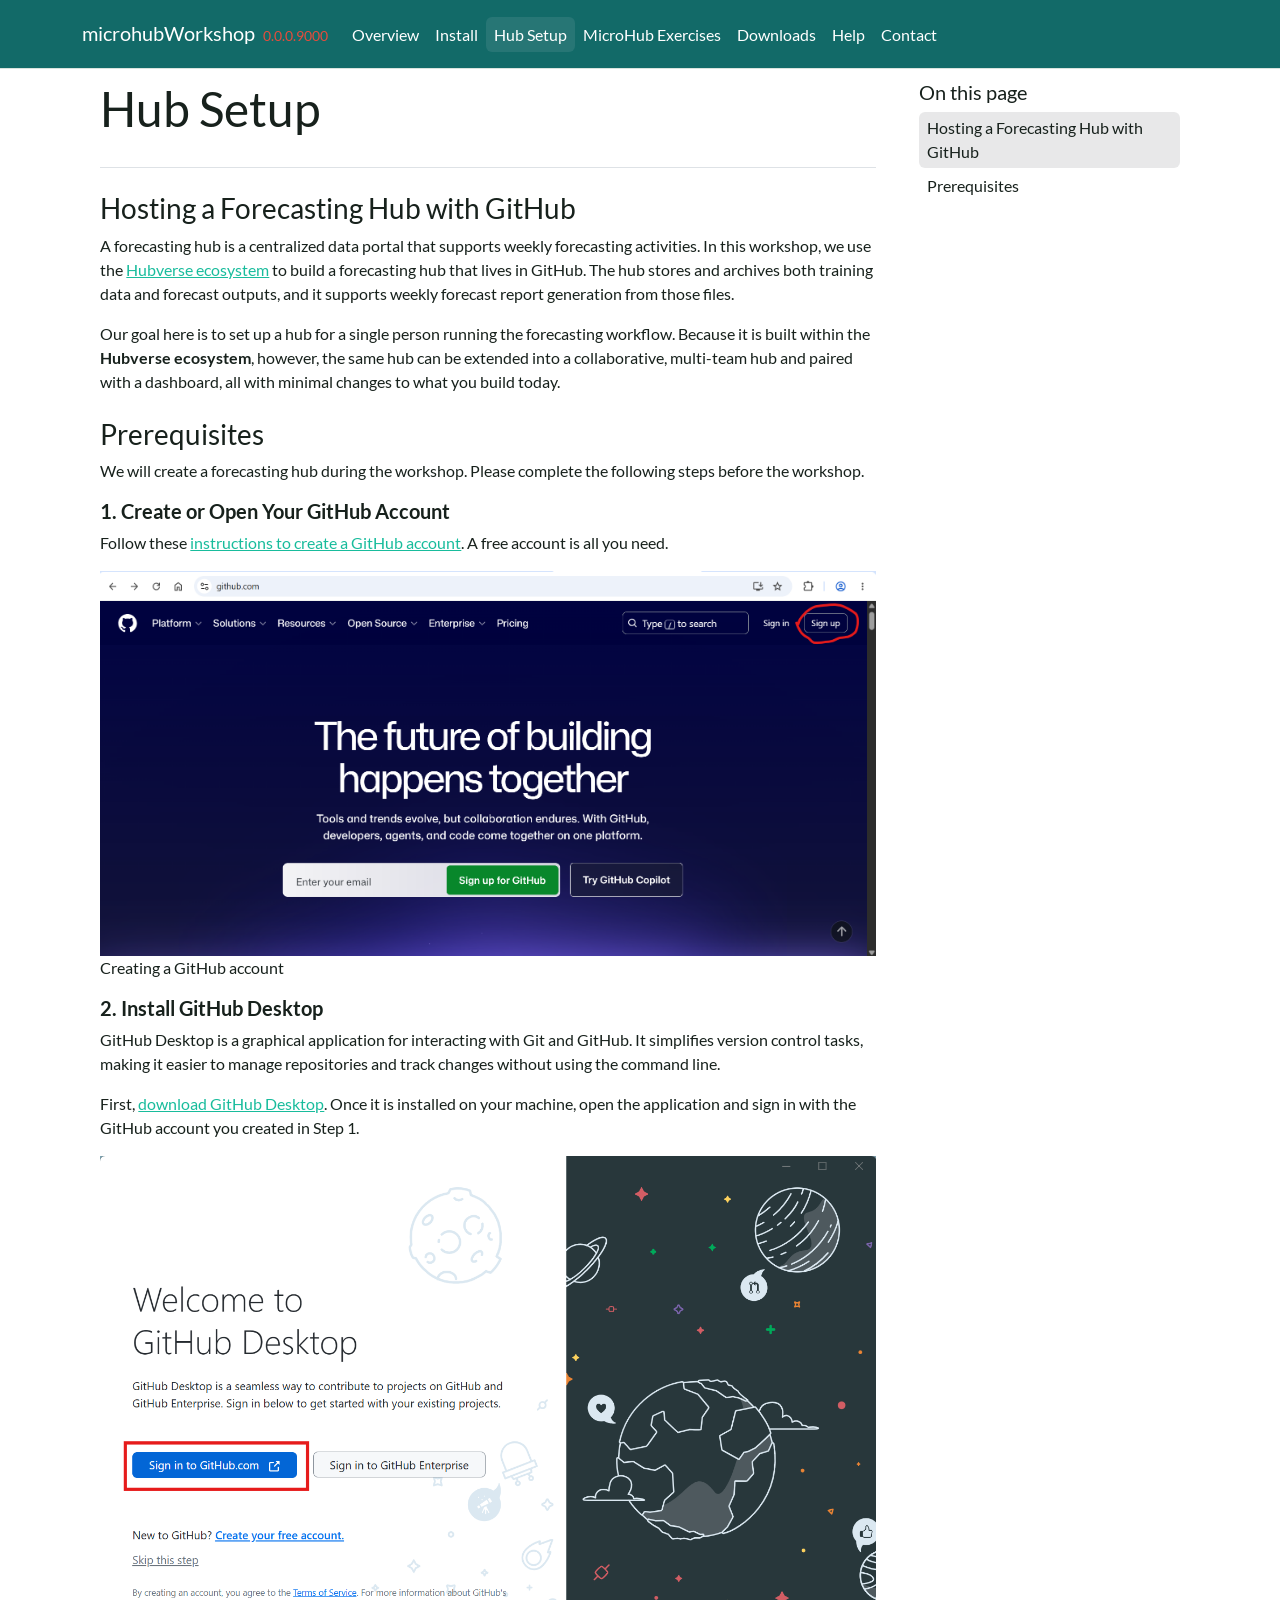
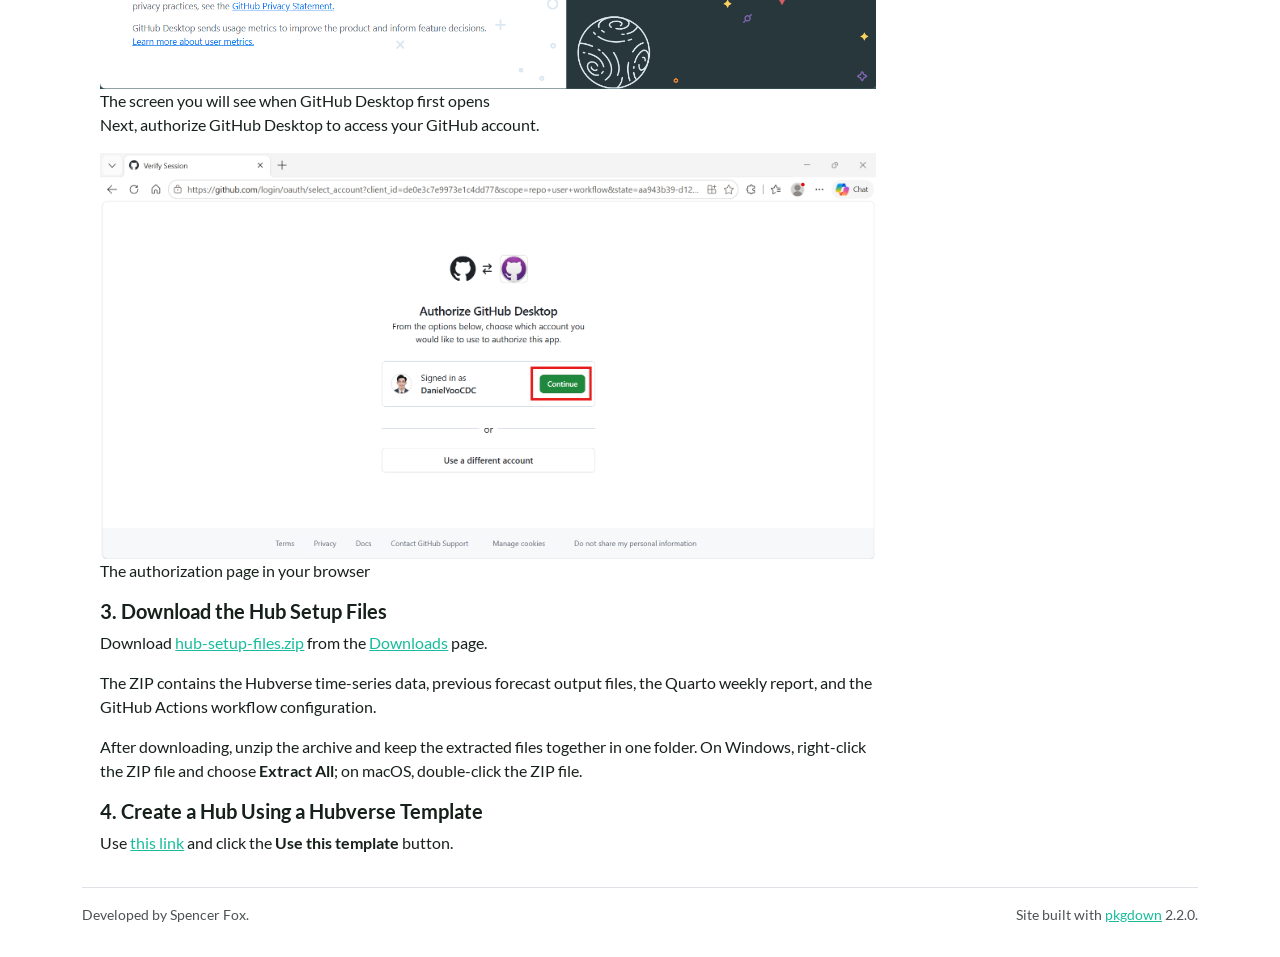
<file: docs/articles/hub-setup.html>
<!DOCTYPE html>
<!-- Generated by pkgdown: do not edit by hand --><html lang="en">
<head>
<meta http-equiv="Content-Type" content="text/html; charset=UTF-8">
<meta charset="utf-8">
<meta http-equiv="X-UA-Compatible" content="IE=edge">
<meta name="viewport" content="width=device-width, initial-scale=1, shrink-to-fit=no">
<title>Hub Setup • microhubWorkshop</title>
<script src="../deps/jquery-3.6.0/jquery-3.6.0.min.js"></script><meta name="viewport" content="width=device-width, initial-scale=1, shrink-to-fit=no">
<link href="../deps/bootstrap-5.3.1/bootstrap.min.css" rel="stylesheet">
<script src="../deps/bootstrap-5.3.1/bootstrap.bundle.min.js"></script><link href="../deps/font-awesome-6.5.2/css/all.min.css" rel="stylesheet">
<link href="../deps/font-awesome-6.5.2/css/v4-shims.min.css" rel="stylesheet">
<script src="../deps/headroom-0.11.0/headroom.min.js"></script><script src="../deps/headroom-0.11.0/jQuery.headroom.min.js"></script><script src="../deps/bootstrap-toc-1.0.1/bootstrap-toc.min.js"></script><script src="../deps/clipboard.js-2.0.11/clipboard.min.js"></script><script src="../deps/search-1.0.0/autocomplete.jquery.min.js"></script><script src="../deps/search-1.0.0/fuse.min.js"></script><script src="../deps/search-1.0.0/mark.min.js"></script><!-- pkgdown --><script src="../pkgdown.js"></script><link href="../extra.css" rel="stylesheet">
<meta property="og:title" content="Hub Setup">
</head>
<body>
    <a href="#main" class="visually-hidden-focusable">Skip to contents</a>


    <nav class="navbar navbar-expand-lg fixed-top bg-primary" data-bs-theme="dark" aria-label="Site navigation"><div class="container">

    <a class="navbar-brand me-2" href="../index.html">microhubWorkshop</a>

    <small class="nav-text text-danger me-auto" data-bs-toggle="tooltip" data-bs-placement="bottom" title="Unreleased version">0.0.0.9000</small>


    <button class="navbar-toggler" type="button" data-bs-toggle="collapse" data-bs-target="#navbar" aria-controls="navbar" aria-expanded="false" aria-label="Toggle navigation">
      <span class="navbar-toggler-icon"></span>
    </button>

    <div id="navbar" class="collapse navbar-collapse ms-3">
      <ul class="navbar-nav me-auto">
<li class="nav-item"><a class="nav-link" href="../articles/overview.html">Overview</a></li>
<li class="nav-item"><a class="nav-link" href="../articles/install.html">Install</a></li>
<li class="active nav-item"><a class="nav-link" href="../articles/hub-setup.html">Hub Setup</a></li>
<li class="nav-item"><a class="nav-link" href="../articles/exercises.html">MicroHub Exercises</a></li>
<li class="nav-item"><a class="nav-link" href="../articles/downloads.html">Downloads</a></li>
<li class="nav-item"><a class="nav-link" href="../articles/troubleshooting.html">Help</a></li>
<li class="nav-item"><a class="nav-link" href="../articles/contact.html">Contact</a></li>
      </ul>
<ul class="navbar-nav"></ul>
</div>


  </div>
</nav><div class="container template-article">




<div class="row">
  <main id="main" class="col-md-9"><div class="page-header">

      <h1>Hub Setup</h1>
            
      

      <div class="d-none name"><code>hub-setup.Rmd</code></div>
    </div>

    
    
<div class="section level2">
<h2 id="hosting-a-forecasting-hub-with-github">Hosting a Forecasting Hub with GitHub<a class="anchor" aria-label="anchor" href="#hosting-a-forecasting-hub-with-github"></a>
</h2>
<p>A forecasting hub is a centralized data portal that supports weekly
forecasting activities. In this workshop, we use the <a href="https://hubverse.io/" class="external-link">Hubverse ecosystem</a> to build a
forecasting hub that lives in GitHub. The hub stores and archives both
training data and forecast outputs, and it supports weekly forecast
report generation from those files.</p>
<p>Our goal here is to set up a hub for a single person running the
forecasting workflow. Because it is built within the <strong>Hubverse
ecosystem</strong>, however, the same hub can be extended into a
collaborative, multi-team hub and paired with a dashboard, all with
minimal changes to what you build today.</p>
</div>
<div class="section level2">
<h2 id="prerequisites">Prerequisites<a class="anchor" aria-label="anchor" href="#prerequisites"></a>
</h2>
<p>We will create a forecasting hub during the workshop. Please complete
the following steps before the workshop.</p>
<div class="section level3">
<h3 id="create-or-open-your-github-account">1. Create or Open Your GitHub Account<a class="anchor" aria-label="anchor" href="#create-or-open-your-github-account"></a>
</h3>
<p>Follow these <a href="https://docs.github.com/en/account-and-profile/how-tos/account-management/creating-an-account-on-github" class="external-link">instructions to create a GitHub
account</a>. A free account is all you need.</p>
<div class="float">
<img src="../screenshots/hub-setup-01.png" alt="Creating a GitHub account"><div class="figcaption">Creating a GitHub account</div>
</div>
</div>
<div class="section level3">
<h3 id="install-github-desktop">2. Install GitHub Desktop<a class="anchor" aria-label="anchor" href="#install-github-desktop"></a>
</h3>
<p>GitHub Desktop is a graphical application for interacting with Git and
GitHub. It simplifies version control tasks, making it easier to manage
repositories and track changes without using the command line.</p>
<p>First, <a href="https://desktop.github.com/download/" class="external-link">download GitHub Desktop</a>.
Once it is installed on your machine, open the application and sign in
with the GitHub account you created in Step 1.</p>
<div class="float">
<img src="../screenshots/hub-setup-02.png" alt="The screen you will see when GitHub Desktop first opens"><div class="figcaption">The screen you will see when GitHub Desktop first opens</div>
</div>
<p>Next, authorize GitHub Desktop to access your GitHub account.</p>
<div class="float">
<img src="../screenshots/hub-setup-03.png" alt="The authorization page in your browser"><div class="figcaption">The authorization page in your browser</div>
</div>
</div>
<div class="section level3">
<h3 id="download-the-hub-setup-files">3. Download the Hub Setup Files<a class="anchor" aria-label="anchor" href="#download-the-hub-setup-files"></a>
</h3>
<p>Download <a href="../downloads/hub-setup-files.zip">hub-setup-files.zip</a>
from the <a href="downloads.html">Downloads</a> page.</p>
<p>The ZIP contains the Hubverse time-series data, previous forecast
output files, the Quarto weekly report, and the GitHub Actions workflow
configuration.</p>
<p>After downloading, unzip the archive and keep the extracted files
together in one folder. On Windows, right-click the ZIP file and choose
<strong>Extract All</strong>; on macOS, double-click the ZIP file.</p>
</div>
<div class="section level3">
<h3 id="create-a-hub-using-a-hubverse-template">4. Create a Hub Using a Hubverse Template<a class="anchor" aria-label="anchor" href="#create-a-hub-using-a-hubverse-template"></a>
</h3>
<p>Use <a href="https://github.com/hubverse-org/hubTemplate" class="external-link">this
link</a> and click the <strong>Use this template</strong> button.</p>
</div>
</div>
  </main><aside class="col-md-3"><nav id="toc" aria-label="Table of contents"><h2>On this page</h2>
    </nav></aside>
</div>



    <footer><div class="pkgdown-footer-left">
  <p>Developed by Spencer Fox.</p>
</div>

<div class="pkgdown-footer-right">
  <p>Site built with <a href="https://pkgdown.r-lib.org/" class="external-link">pkgdown</a> 2.2.0.</p>
</div>

    </footer>
</div>





  </body>
</html>
</file>
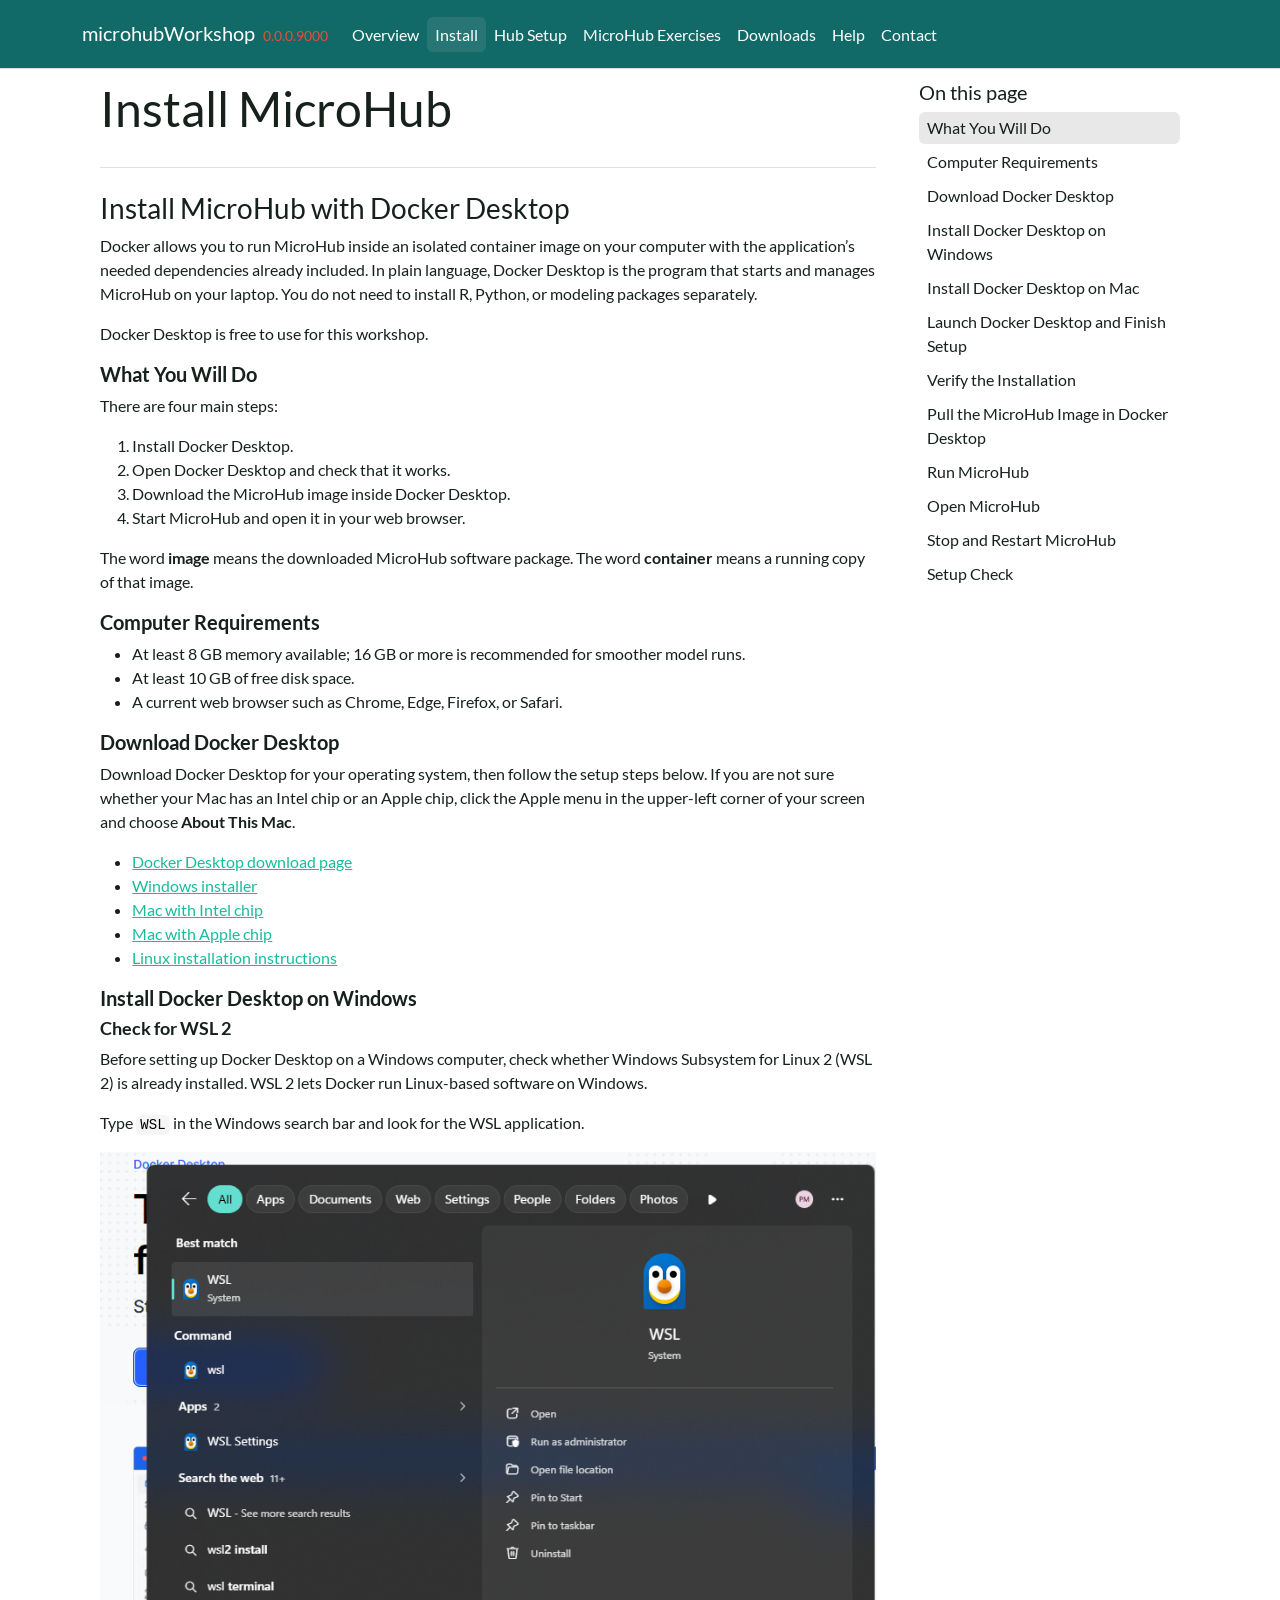
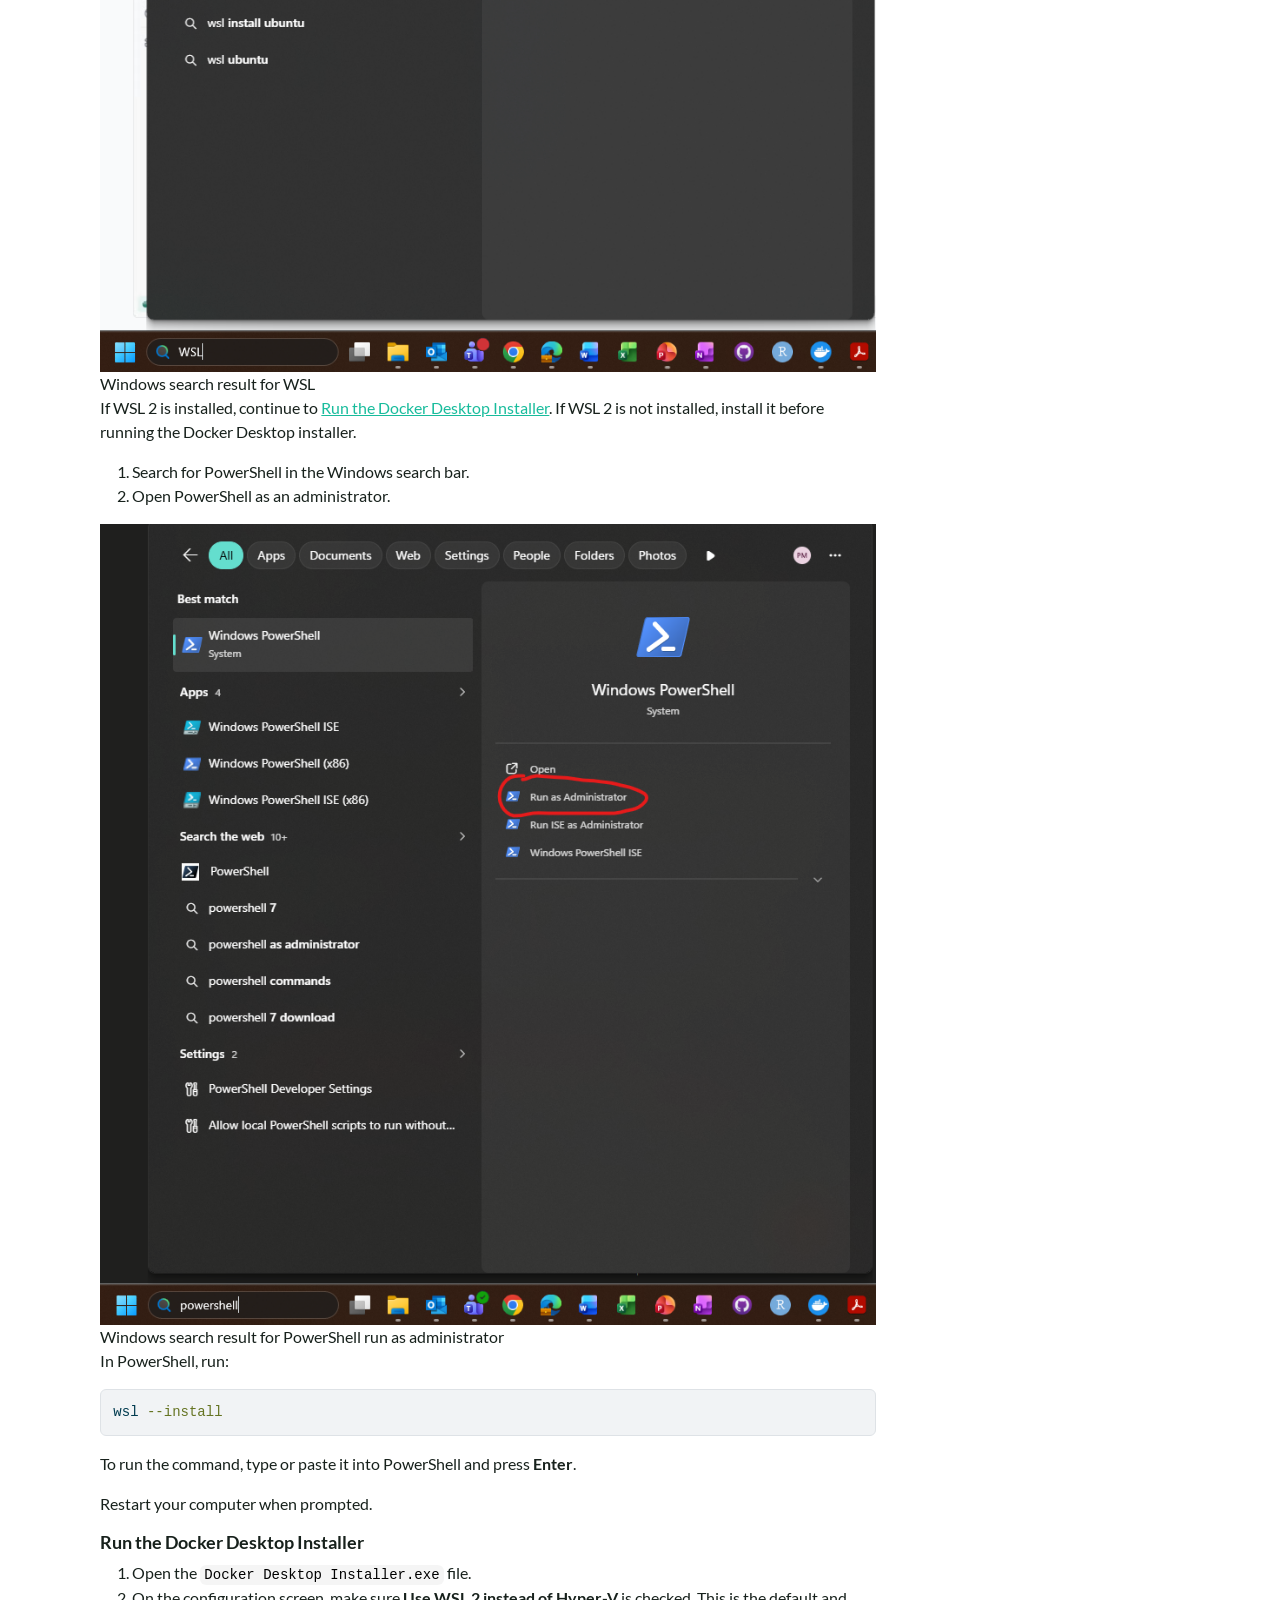
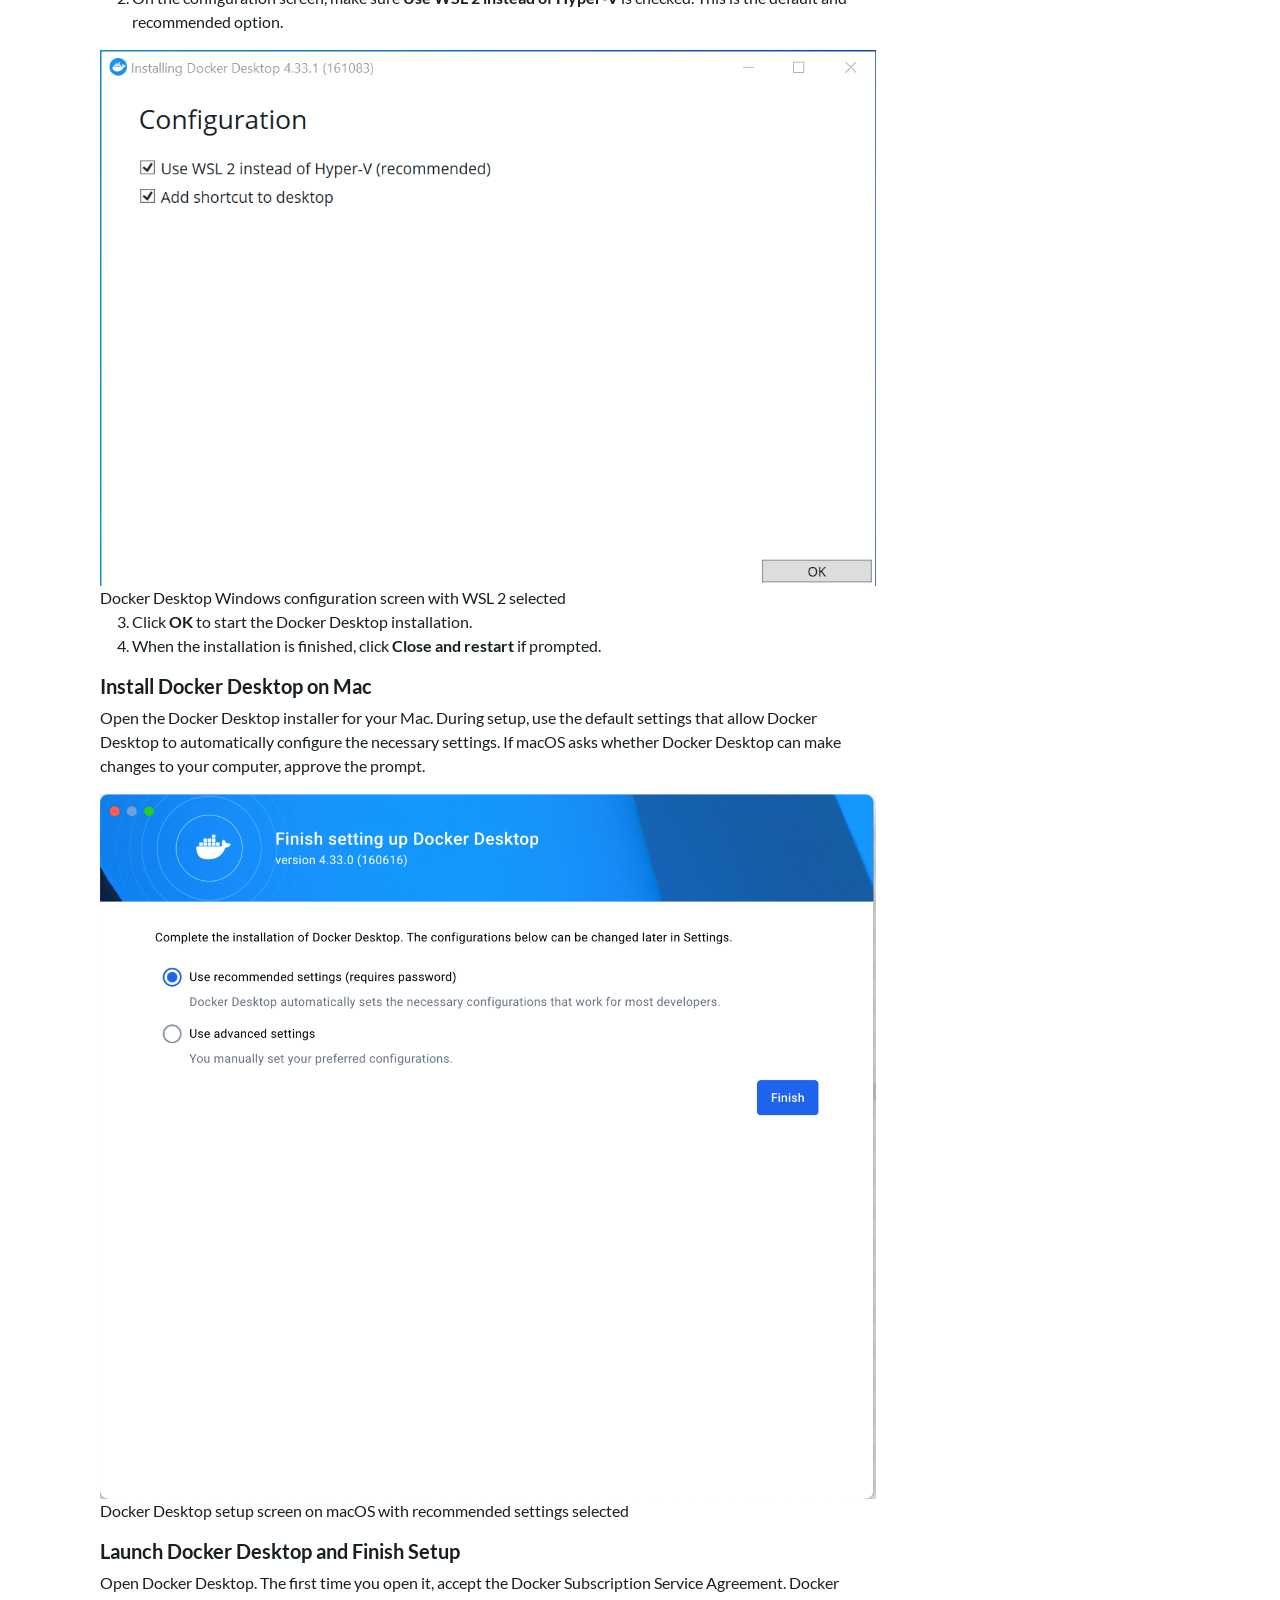
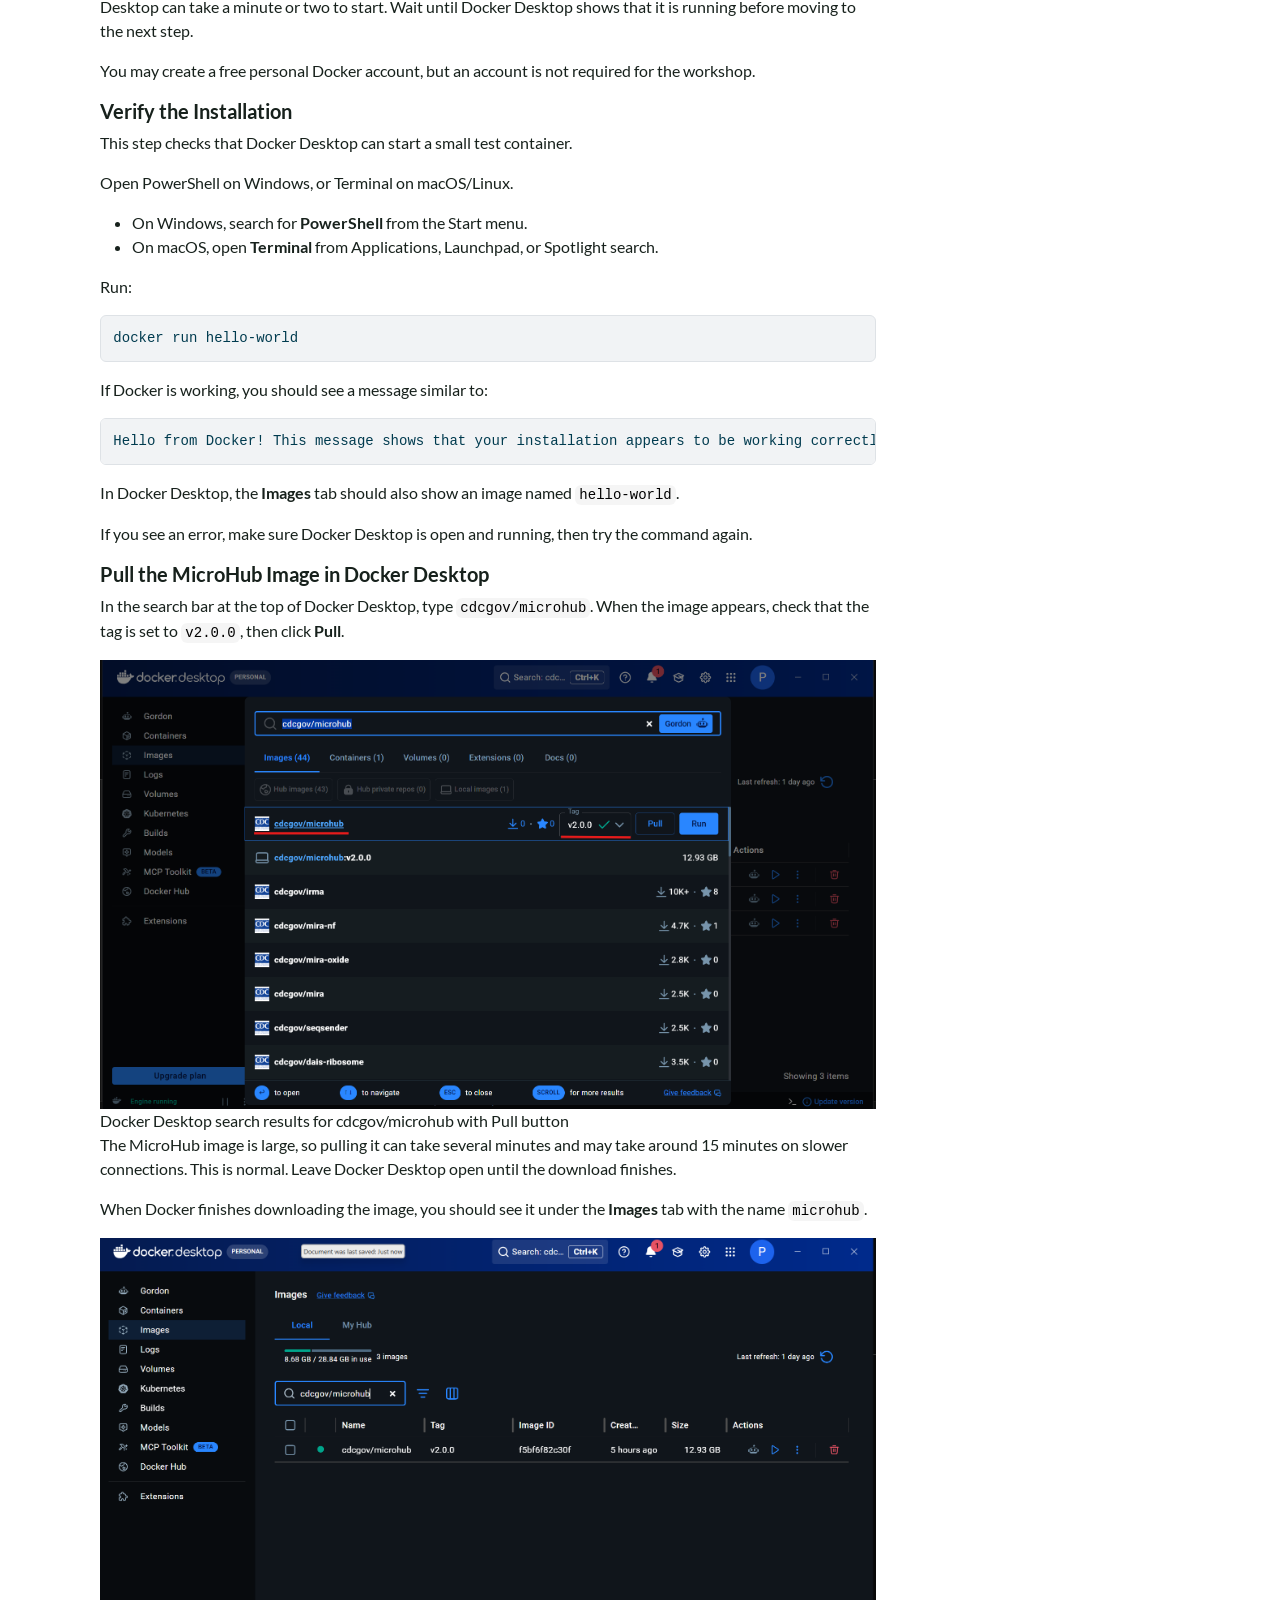
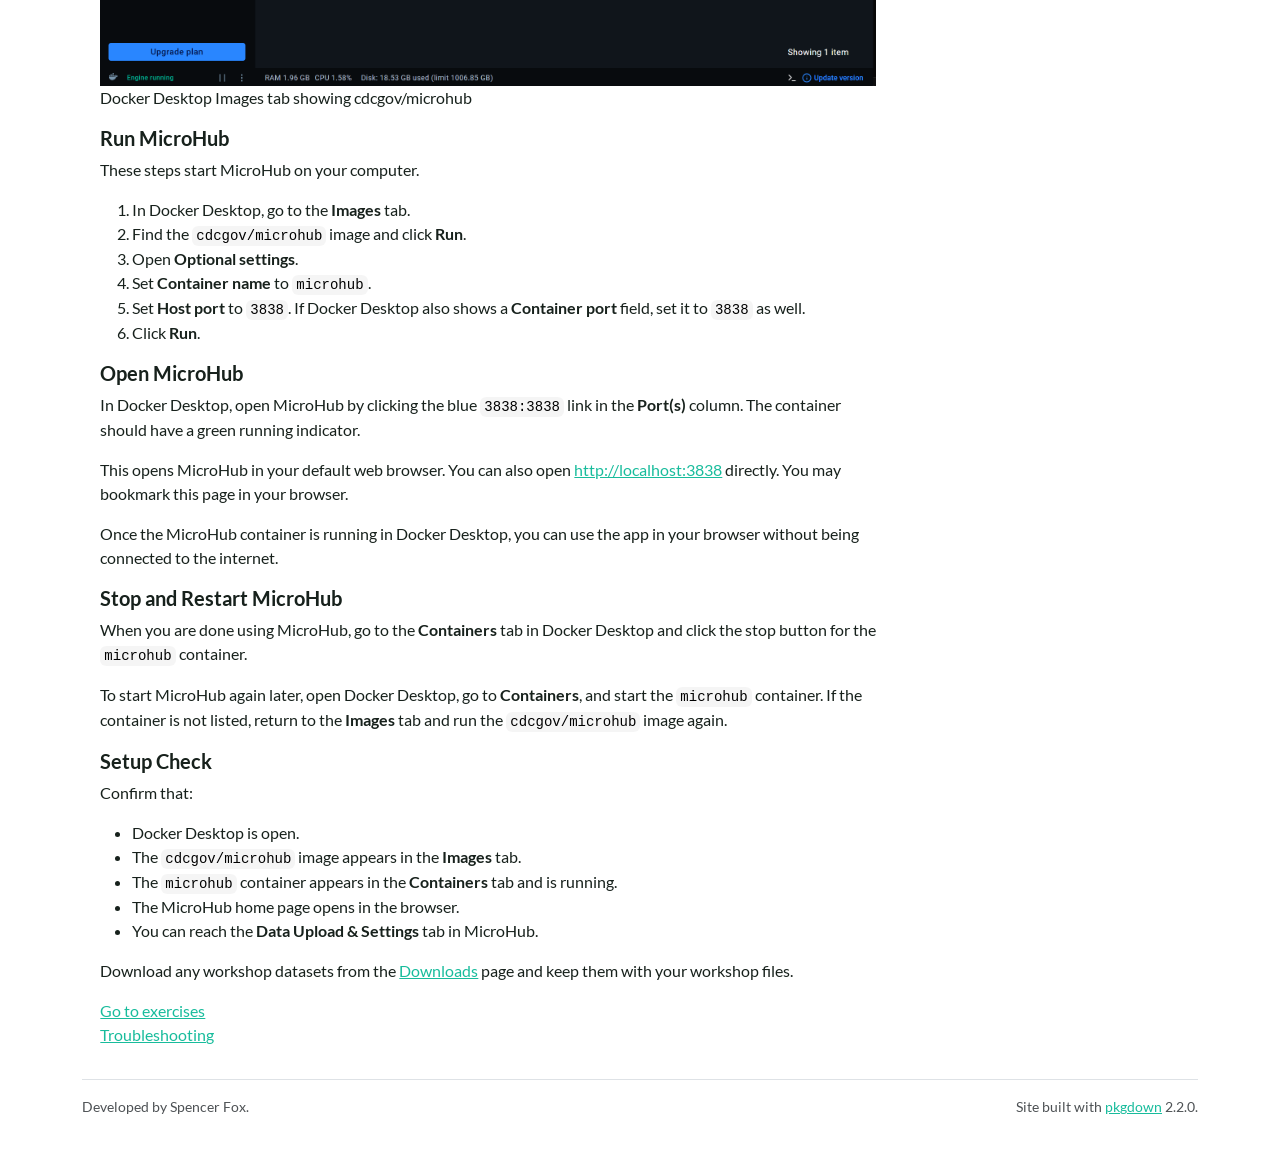
<file: docs/articles/install.html>
<!DOCTYPE html>
<!-- Generated by pkgdown: do not edit by hand --><html lang="en">
<head>
<meta http-equiv="Content-Type" content="text/html; charset=UTF-8">
<meta charset="utf-8">
<meta http-equiv="X-UA-Compatible" content="IE=edge">
<meta name="viewport" content="width=device-width, initial-scale=1, shrink-to-fit=no">
<title>Install MicroHub • microhubWorkshop</title>
<script src="../deps/jquery-3.6.0/jquery-3.6.0.min.js"></script><meta name="viewport" content="width=device-width, initial-scale=1, shrink-to-fit=no">
<link href="../deps/bootstrap-5.3.1/bootstrap.min.css" rel="stylesheet">
<script src="../deps/bootstrap-5.3.1/bootstrap.bundle.min.js"></script><link href="../deps/font-awesome-6.5.2/css/all.min.css" rel="stylesheet">
<link href="../deps/font-awesome-6.5.2/css/v4-shims.min.css" rel="stylesheet">
<script src="../deps/headroom-0.11.0/headroom.min.js"></script><script src="../deps/headroom-0.11.0/jQuery.headroom.min.js"></script><script src="../deps/bootstrap-toc-1.0.1/bootstrap-toc.min.js"></script><script src="../deps/clipboard.js-2.0.11/clipboard.min.js"></script><script src="../deps/search-1.0.0/autocomplete.jquery.min.js"></script><script src="../deps/search-1.0.0/fuse.min.js"></script><script src="../deps/search-1.0.0/mark.min.js"></script><!-- pkgdown --><script src="../pkgdown.js"></script><link href="../extra.css" rel="stylesheet">
<meta property="og:title" content="Install MicroHub">
</head>
<body>
    <a href="#main" class="visually-hidden-focusable">Skip to contents</a>


    <nav class="navbar navbar-expand-lg fixed-top bg-primary" data-bs-theme="dark" aria-label="Site navigation"><div class="container">

    <a class="navbar-brand me-2" href="../index.html">microhubWorkshop</a>

    <small class="nav-text text-danger me-auto" data-bs-toggle="tooltip" data-bs-placement="bottom" title="Unreleased version">0.0.0.9000</small>


    <button class="navbar-toggler" type="button" data-bs-toggle="collapse" data-bs-target="#navbar" aria-controls="navbar" aria-expanded="false" aria-label="Toggle navigation">
      <span class="navbar-toggler-icon"></span>
    </button>

    <div id="navbar" class="collapse navbar-collapse ms-3">
      <ul class="navbar-nav me-auto">
<li class="nav-item"><a class="nav-link" href="../articles/overview.html">Overview</a></li>
<li class="active nav-item"><a class="nav-link" href="../articles/install.html">Install</a></li>
<li class="nav-item"><a class="nav-link" href="../articles/hub-setup.html">Hub Setup</a></li>
<li class="nav-item"><a class="nav-link" href="../articles/exercises.html">MicroHub Exercises</a></li>
<li class="nav-item"><a class="nav-link" href="../articles/downloads.html">Downloads</a></li>
<li class="nav-item"><a class="nav-link" href="../articles/troubleshooting.html">Help</a></li>
<li class="nav-item"><a class="nav-link" href="../articles/contact.html">Contact</a></li>
      </ul>
<ul class="navbar-nav"></ul>
</div>


  </div>
</nav><div class="container template-article">




<div class="row">
  <main id="main" class="col-md-9"><div class="page-header">

      <h1>Install MicroHub</h1>
            
      

      <div class="d-none name"><code>install.Rmd</code></div>
    </div>

    
    
<div class="section level2">
<h2 id="install-microhub-with-docker-desktop">Install MicroHub with Docker Desktop<a class="anchor" aria-label="anchor" href="#install-microhub-with-docker-desktop"></a>
</h2>
<p>Docker allows you to run MicroHub inside an isolated container image
on your computer with the application’s needed dependencies already
included. In plain language, Docker Desktop is the program that starts
and manages MicroHub on your laptop. You do not need to install R,
Python, or modeling packages separately.</p>
<p>Docker Desktop is free to use for this workshop.</p>
<div class="section level3">
<h3 id="what-you-will-do">What You Will Do<a class="anchor" aria-label="anchor" href="#what-you-will-do"></a>
</h3>
<p>There are four main steps:</p>
<ol style="list-style-type: decimal">
<li>Install Docker Desktop.</li>
<li>Open Docker Desktop and check that it works.</li>
<li>Download the MicroHub image inside Docker Desktop.</li>
<li>Start MicroHub and open it in your web browser.</li>
</ol>
<p>The word <strong>image</strong> means the downloaded MicroHub
software package. The word <strong>container</strong> means a running
copy of that image.</p>
</div>
<div class="section level3">
<h3 id="computer-requirements">Computer Requirements<a class="anchor" aria-label="anchor" href="#computer-requirements"></a>
</h3>
<ul>
<li>At least 8 GB memory available; 16 GB or more is recommended for
smoother model runs.</li>
<li>At least 10 GB of free disk space.</li>
<li>A current web browser such as Chrome, Edge, Firefox, or Safari.</li>
</ul>
</div>
<div class="section level3">
<h3 id="download-docker-desktop">Download Docker Desktop<a class="anchor" aria-label="anchor" href="#download-docker-desktop"></a>
</h3>
<p>Download Docker Desktop for your operating system, then follow the
setup steps below. If you are not sure whether your Mac has an Intel
chip or an Apple chip, click the Apple menu in the upper-left corner of
your screen and choose <strong>About This Mac</strong>.</p>
<ul>
<li><a href="https://www.docker.com/products/docker-desktop/" class="external-link">Docker
Desktop download page</a></li>
<li><a href="https://desktop.docker.com/win/main/amd64/Docker%20Desktop%20Installer.exe?utm_source=docker&amp;utm_medium=webreferral&amp;utm_campaign=dd-smartbutton&amp;utm_location=header" class="external-link">Windows
installer</a></li>
<li><a href="https://desktop.docker.com/mac/main/amd64/Docker.dmg?utm_source=docker&amp;utm_medium=webreferral&amp;utm_campaign=dd-smartbutton&amp;utm_location=module" class="external-link">Mac
with Intel chip</a></li>
<li><a href="https://desktop.docker.com/mac/main/arm64/Docker.dmg?utm_source=docker&amp;utm_medium=webreferral&amp;utm_campaign=dd-smartbutton&amp;utm_location=module" class="external-link">Mac
with Apple chip</a></li>
<li><a href="https://docs.docker.com/desktop/linux/install/" class="external-link">Linux
installation instructions</a></li>
</ul>
</div>
<div class="section level3">
<h3 id="install-docker-desktop-on-windows">Install Docker Desktop on Windows<a class="anchor" aria-label="anchor" href="#install-docker-desktop-on-windows"></a>
</h3>
<div class="section level4">
<h4 id="check-for-wsl-2">Check for WSL 2<a class="anchor" aria-label="anchor" href="#check-for-wsl-2"></a>
</h4>
<p>Before setting up Docker Desktop on a Windows computer, check whether
Windows Subsystem for Linux 2 (WSL 2) is already installed. WSL 2 lets
Docker run Linux-based software on Windows.</p>
<p>Type <code>WSL</code> in the Windows search bar and look for the WSL
application.</p>
<div class="float">
<img src="../screenshots/docker-instructions-01.png" alt="Windows search result for WSL"><div class="figcaption">Windows search result for WSL</div>
</div>
<p>If WSL 2 is installed, continue to <a href="#run-the-docker-desktop-installer">Run the Docker Desktop
Installer</a>. If WSL 2 is not installed, install it before running the
Docker Desktop installer.</p>
<ol style="list-style-type: decimal">
<li>Search for PowerShell in the Windows search bar.</li>
<li>Open PowerShell as an administrator.</li>
</ol>
<div class="float">
<img src="../screenshots/docker-instructions-02.png" alt="Windows search result for PowerShell run as administrator"><div class="figcaption">Windows search result for PowerShell run as
administrator</div>
</div>
<p>In PowerShell, run:</p>
<div class="sourceCode" id="cb1"><pre class="sourceCode bash"><code class="sourceCode bash"><span id="cb1-1"><a href="#cb1-1" tabindex="-1"></a><span class="ex">wsl</span> <span class="at">--install</span></span></code></pre></div>
<p>To run the command, type or paste it into PowerShell and press
<strong>Enter</strong>.</p>
<p>Restart your computer when prompted.</p>
</div>
<div class="section level4">
<h4 id="run-the-docker-desktop-installer">Run the Docker Desktop Installer<a class="anchor" aria-label="anchor" href="#run-the-docker-desktop-installer"></a>
</h4>
<ol style="list-style-type: decimal">
<li>Open the <code>Docker Desktop Installer.exe</code> file.</li>
<li>On the configuration screen, make sure <strong>Use WSL 2 instead of
Hyper-V</strong> is checked. This is the default and recommended
option.</li>
</ol>
<div class="float">
<img src="../screenshots/docker-instructions-03.png" alt="Docker Desktop Windows configuration screen with WSL 2 selected"><div class="figcaption">Docker Desktop Windows configuration screen with
WSL 2 selected</div>
</div>
<ol start="3" style="list-style-type: decimal">
<li>Click <strong>OK</strong> to start the Docker Desktop
installation.</li>
<li>When the installation is finished, click <strong>Close and
restart</strong> if prompted.</li>
</ol>
</div>
</div>
<div class="section level3">
<h3 id="install-docker-desktop-on-mac">Install Docker Desktop on Mac<a class="anchor" aria-label="anchor" href="#install-docker-desktop-on-mac"></a>
</h3>
<p>Open the Docker Desktop installer for your Mac. During setup, use the
default settings that allow Docker Desktop to automatically configure
the necessary settings. If macOS asks whether Docker Desktop can make
changes to your computer, approve the prompt.</p>
<div class="float">
<img src="../screenshots/docker-instructions-04.png" alt="Docker Desktop setup screen on macOS with recommended settings selected"><div class="figcaption">Docker Desktop setup screen on macOS with
recommended settings selected</div>
</div>
</div>
<div class="section level3">
<h3 id="launch-docker-desktop-and-finish-setup">Launch Docker Desktop and Finish Setup<a class="anchor" aria-label="anchor" href="#launch-docker-desktop-and-finish-setup"></a>
</h3>
<p>Open Docker Desktop. The first time you open it, accept the Docker
Subscription Service Agreement. Docker Desktop can take a minute or two
to start. Wait until Docker Desktop shows that it is running before
moving to the next step.</p>
<p>You may create a free personal Docker account, but an account is not
required for the workshop.</p>
</div>
<div class="section level3">
<h3 id="verify-the-installation">Verify the Installation<a class="anchor" aria-label="anchor" href="#verify-the-installation"></a>
</h3>
<p>This step checks that Docker Desktop can start a small test
container.</p>
<p>Open PowerShell on Windows, or Terminal on macOS/Linux.</p>
<ul>
<li>On Windows, search for <strong>PowerShell</strong> from the Start
menu.</li>
<li>On macOS, open <strong>Terminal</strong> from Applications,
Launchpad, or Spotlight search.</li>
</ul>
<p>Run:</p>
<div class="sourceCode" id="cb2"><pre class="sourceCode bash"><code class="sourceCode bash"><span id="cb2-1"><a href="#cb2-1" tabindex="-1"></a><span class="ex">docker</span> run hello-world</span></code></pre></div>
<p>If Docker is working, you should see a message similar to:</p>
<pre class="text"><code>Hello from Docker! This message shows that your installation appears to be working correctly.</code></pre>
<p>In Docker Desktop, the <strong>Images</strong> tab should also show
an image named <code>hello-world</code>.</p>
<p>If you see an error, make sure Docker Desktop is open and running,
then try the command again.</p>
</div>
<div class="section level3">
<h3 id="pull-the-microhub-image-in-docker-desktop">Pull the MicroHub Image in Docker Desktop<a class="anchor" aria-label="anchor" href="#pull-the-microhub-image-in-docker-desktop"></a>
</h3>
<p>In the search bar at the top of Docker Desktop, type
<code>cdcgov/microhub</code>. When the image appears, check that the tag
is set to <code>v2.0.0</code>, then click <strong>Pull</strong>.</p>
<div class="float">
<img src="../screenshots/docker-instructions-05.png" alt="Docker Desktop search results for cdcgov/microhub with Pull button"><div class="figcaption">Docker Desktop search results for
cdcgov/microhub with Pull button</div>
</div>
<p>The MicroHub image is large, so pulling it can take several minutes
and may take around 15 minutes on slower connections. This is normal.
Leave Docker Desktop open until the download finishes.</p>
<p>When Docker finishes downloading the image, you should see it under
the <strong>Images</strong> tab with the name <code>microhub</code>.</p>
<div class="float">
<img src="../screenshots/docker-instructions-06.png" alt="Docker Desktop Images tab showing cdcgov/microhub"><div class="figcaption">Docker Desktop Images tab showing
cdcgov/microhub</div>
</div>
</div>
<div class="section level3">
<h3 id="run-microhub">Run MicroHub<a class="anchor" aria-label="anchor" href="#run-microhub"></a>
</h3>
<p>These steps start MicroHub on your computer.</p>
<ol style="list-style-type: decimal">
<li>In Docker Desktop, go to the <strong>Images</strong> tab.</li>
<li>Find the <code>cdcgov/microhub</code> image and click
<strong>Run</strong>.</li>
<li>Open <strong>Optional settings</strong>.</li>
<li>Set <strong>Container name</strong> to <code>microhub</code>.</li>
<li>Set <strong>Host port</strong> to <code>3838</code>. If Docker
Desktop also shows a <strong>Container port</strong> field, set it to
<code>3838</code> as well.</li>
<li>Click <strong>Run</strong>.</li>
</ol>
</div>
<div class="section level3">
<h3 id="open-microhub">Open MicroHub<a class="anchor" aria-label="anchor" href="#open-microhub"></a>
</h3>
<p>In Docker Desktop, open MicroHub by clicking the blue
<code>3838:3838</code> link in the <strong>Port(s)</strong> column. The
container should have a green running indicator.</p>
<p>This opens MicroHub in your default web browser. You can also open <a href="http://localhost:3838" class="external-link">http://localhost:3838</a> directly. You may
bookmark this page in your browser.</p>
<p>Once the MicroHub container is running in Docker Desktop, you can use
the app in your browser without being connected to the internet.</p>
</div>
<div class="section level3">
<h3 id="stop-and-restart-microhub">Stop and Restart MicroHub<a class="anchor" aria-label="anchor" href="#stop-and-restart-microhub"></a>
</h3>
<p>When you are done using MicroHub, go to the
<strong>Containers</strong> tab in Docker Desktop and click the stop
button for the <code>microhub</code> container.</p>
<p>To start MicroHub again later, open Docker Desktop, go to
<strong>Containers</strong>, and start the <code>microhub</code>
container. If the container is not listed, return to the
<strong>Images</strong> tab and run the <code>cdcgov/microhub</code>
image again.</p>
</div>
<div class="section level3">
<h3 id="setup-check">Setup Check<a class="anchor" aria-label="anchor" href="#setup-check"></a>
</h3>
<p>Confirm that:</p>
<ul>
<li>Docker Desktop is open.</li>
<li>The <code>cdcgov/microhub</code> image appears in the
<strong>Images</strong> tab.</li>
<li>The <code>microhub</code> container appears in the
<strong>Containers</strong> tab and is running.</li>
<li>The MicroHub home page opens in the browser.</li>
<li>You can reach the <strong>Data Upload &amp; Settings</strong> tab in
MicroHub.</li>
</ul>
<p>Download any workshop datasets from the <a href="downloads.html">Downloads</a> page and keep them with your
workshop files.</p>
<p><a href="exercises.html">Go to exercises</a><br><a href="troubleshooting.html">Troubleshooting</a></p>
</div>
</div>
  </main><aside class="col-md-3"><nav id="toc" aria-label="Table of contents"><h2>On this page</h2>
    </nav></aside>
</div>



    <footer><div class="pkgdown-footer-left">
  <p>Developed by Spencer Fox.</p>
</div>

<div class="pkgdown-footer-right">
  <p>Site built with <a href="https://pkgdown.r-lib.org/" class="external-link">pkgdown</a> 2.2.0.</p>
</div>

    </footer>
</div>





  </body>
</html>
</file>
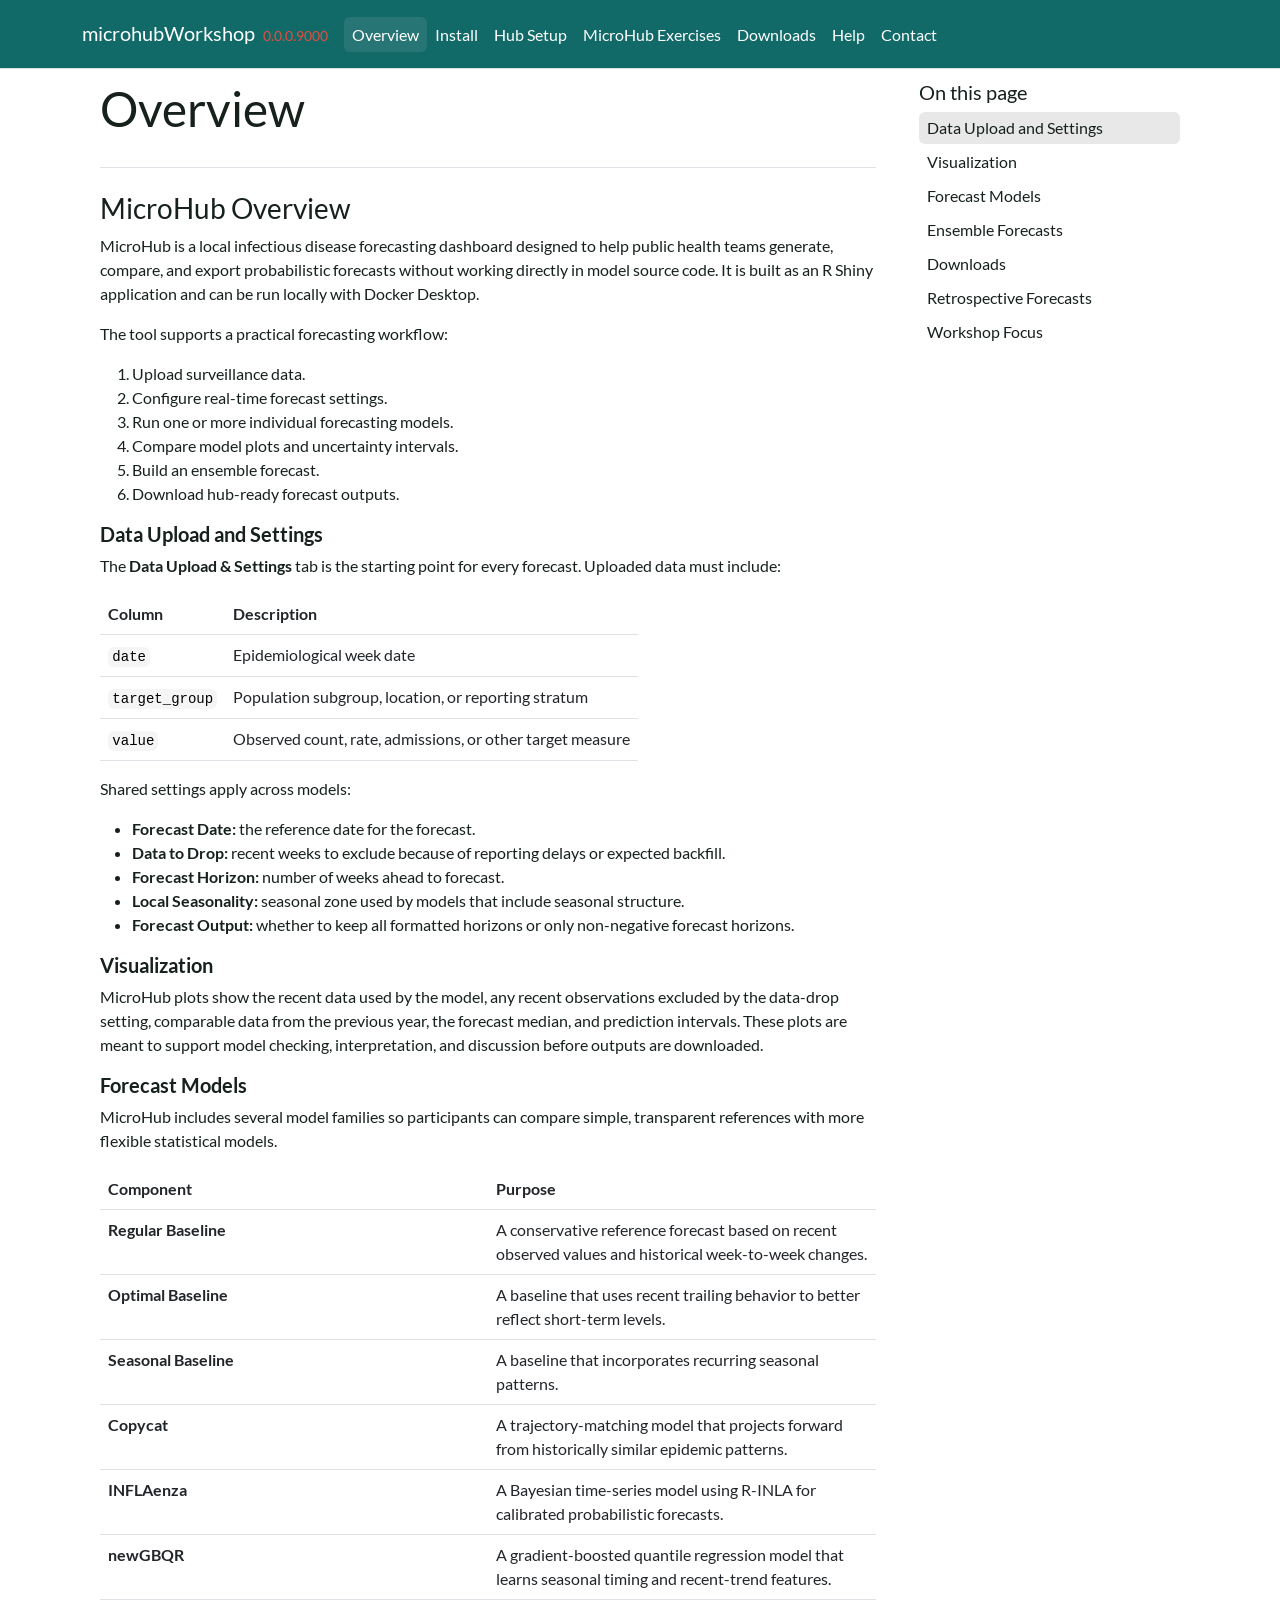
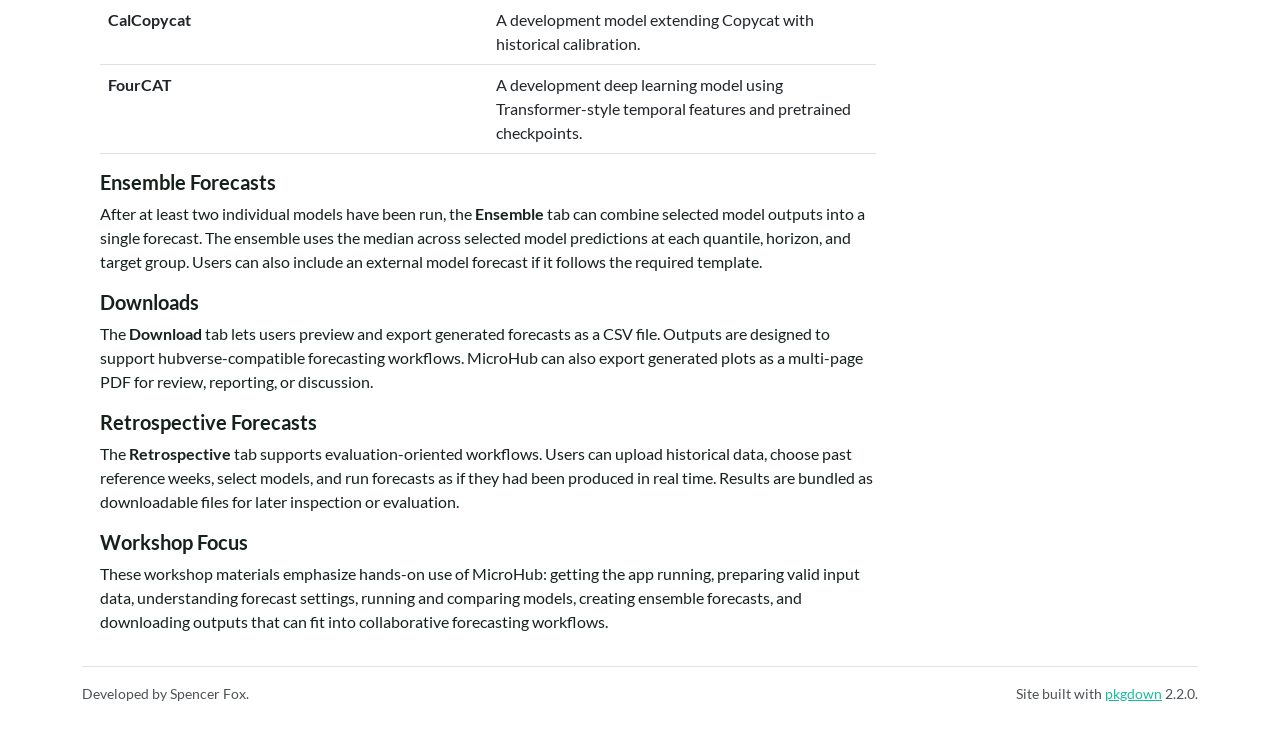
<file: docs/articles/overview.html>
<!DOCTYPE html>
<!-- Generated by pkgdown: do not edit by hand --><html lang="en">
<head>
<meta http-equiv="Content-Type" content="text/html; charset=UTF-8">
<meta charset="utf-8">
<meta http-equiv="X-UA-Compatible" content="IE=edge">
<meta name="viewport" content="width=device-width, initial-scale=1, shrink-to-fit=no">
<title>Overview • microhubWorkshop</title>
<script src="../deps/jquery-3.6.0/jquery-3.6.0.min.js"></script><meta name="viewport" content="width=device-width, initial-scale=1, shrink-to-fit=no">
<link href="../deps/bootstrap-5.3.1/bootstrap.min.css" rel="stylesheet">
<script src="../deps/bootstrap-5.3.1/bootstrap.bundle.min.js"></script><link href="../deps/font-awesome-6.5.2/css/all.min.css" rel="stylesheet">
<link href="../deps/font-awesome-6.5.2/css/v4-shims.min.css" rel="stylesheet">
<script src="../deps/headroom-0.11.0/headroom.min.js"></script><script src="../deps/headroom-0.11.0/jQuery.headroom.min.js"></script><script src="../deps/bootstrap-toc-1.0.1/bootstrap-toc.min.js"></script><script src="../deps/clipboard.js-2.0.11/clipboard.min.js"></script><script src="../deps/search-1.0.0/autocomplete.jquery.min.js"></script><script src="../deps/search-1.0.0/fuse.min.js"></script><script src="../deps/search-1.0.0/mark.min.js"></script><!-- pkgdown --><script src="../pkgdown.js"></script><link href="../extra.css" rel="stylesheet">
<meta property="og:title" content="Overview">
</head>
<body>
    <a href="#main" class="visually-hidden-focusable">Skip to contents</a>


    <nav class="navbar navbar-expand-lg fixed-top bg-primary" data-bs-theme="dark" aria-label="Site navigation"><div class="container">

    <a class="navbar-brand me-2" href="../index.html">microhubWorkshop</a>

    <small class="nav-text text-danger me-auto" data-bs-toggle="tooltip" data-bs-placement="bottom" title="Unreleased version">0.0.0.9000</small>


    <button class="navbar-toggler" type="button" data-bs-toggle="collapse" data-bs-target="#navbar" aria-controls="navbar" aria-expanded="false" aria-label="Toggle navigation">
      <span class="navbar-toggler-icon"></span>
    </button>

    <div id="navbar" class="collapse navbar-collapse ms-3">
      <ul class="navbar-nav me-auto">
<li class="active nav-item"><a class="nav-link" href="../articles/overview.html">Overview</a></li>
<li class="nav-item"><a class="nav-link" href="../articles/install.html">Install</a></li>
<li class="nav-item"><a class="nav-link" href="../articles/hub-setup.html">Hub Setup</a></li>
<li class="nav-item"><a class="nav-link" href="../articles/exercises.html">MicroHub Exercises</a></li>
<li class="nav-item"><a class="nav-link" href="../articles/downloads.html">Downloads</a></li>
<li class="nav-item"><a class="nav-link" href="../articles/troubleshooting.html">Help</a></li>
<li class="nav-item"><a class="nav-link" href="../articles/contact.html">Contact</a></li>
      </ul>
<ul class="navbar-nav"></ul>
</div>


  </div>
</nav><div class="container template-article">




<div class="row">
  <main id="main" class="col-md-9"><div class="page-header">

      <h1>Overview</h1>
            
      

      <div class="d-none name"><code>overview.Rmd</code></div>
    </div>

    
    
<div class="section level2">
<h2 id="microhub-overview">MicroHub Overview<a class="anchor" aria-label="anchor" href="#microhub-overview"></a>
</h2>
<p>MicroHub is a local infectious disease forecasting dashboard designed
to help public health teams generate, compare, and export probabilistic
forecasts without working directly in model source code. It is built as
an R Shiny application and can be run locally with Docker Desktop.</p>
<p>The tool supports a practical forecasting workflow:</p>
<ol style="list-style-type: decimal">
<li>Upload surveillance data.</li>
<li>Configure real-time forecast settings.</li>
<li>Run one or more individual forecasting models.</li>
<li>Compare model plots and uncertainty intervals.</li>
<li>Build an ensemble forecast.</li>
<li>Download hub-ready forecast outputs.</li>
</ol>
<div class="section level3">
<h3 id="data-upload-and-settings">Data Upload and Settings<a class="anchor" aria-label="anchor" href="#data-upload-and-settings"></a>
</h3>
<p>The <strong>Data Upload &amp; Settings</strong> tab is the starting
point for every forecast. Uploaded data must include:</p>
<table class="table">
<thead><tr class="header">
<th>Column</th>
<th>Description</th>
</tr></thead>
<tbody>
<tr class="odd">
<td><code>date</code></td>
<td>Epidemiological week date</td>
</tr>
<tr class="even">
<td><code>target_group</code></td>
<td>Population subgroup, location, or reporting stratum</td>
</tr>
<tr class="odd">
<td><code>value</code></td>
<td>Observed count, rate, admissions, or other target measure</td>
</tr>
</tbody>
</table>
<p>Shared settings apply across models:</p>
<ul>
<li>
<strong>Forecast Date:</strong> the reference date for the
forecast.</li>
<li>
<strong>Data to Drop:</strong> recent weeks to exclude because of
reporting delays or expected backfill.</li>
<li>
<strong>Forecast Horizon:</strong> number of weeks ahead to
forecast.</li>
<li>
<strong>Local Seasonality:</strong> seasonal zone used by models
that include seasonal structure.</li>
<li>
<strong>Forecast Output:</strong> whether to keep all formatted
horizons or only non-negative forecast horizons.</li>
</ul>
</div>
<div class="section level3">
<h3 id="visualization">Visualization<a class="anchor" aria-label="anchor" href="#visualization"></a>
</h3>
<p>MicroHub plots show the recent data used by the model, any recent
observations excluded by the data-drop setting, comparable data from the
previous year, the forecast median, and prediction intervals. These
plots are meant to support model checking, interpretation, and
discussion before outputs are downloaded.</p>
</div>
<div class="section level3">
<h3 id="forecast-models">Forecast Models<a class="anchor" aria-label="anchor" href="#forecast-models"></a>
</h3>
<p>MicroHub includes several model families so participants can compare
simple, transparent references with more flexible statistical
models.</p>
<table class="table">
<colgroup>
<col width="50%">
<col width="50%">
</colgroup>
<thead><tr class="header">
<th>Component</th>
<th>Purpose</th>
</tr></thead>
<tbody>
<tr class="odd">
<td><strong>Regular Baseline</strong></td>
<td>A conservative reference forecast based on recent observed values
and historical week-to-week changes.</td>
</tr>
<tr class="even">
<td><strong>Optimal Baseline</strong></td>
<td>A baseline that uses recent trailing behavior to better reflect
short-term levels.</td>
</tr>
<tr class="odd">
<td><strong>Seasonal Baseline</strong></td>
<td>A baseline that incorporates recurring seasonal patterns.</td>
</tr>
<tr class="even">
<td><strong>Copycat</strong></td>
<td>A trajectory-matching model that projects forward from historically
similar epidemic patterns.</td>
</tr>
<tr class="odd">
<td><strong>INFLAenza</strong></td>
<td>A Bayesian time-series model using R-INLA for calibrated
probabilistic forecasts.</td>
</tr>
<tr class="even">
<td><strong>newGBQR</strong></td>
<td>A gradient-boosted quantile regression model that learns seasonal
timing and recent-trend features.</td>
</tr>
<tr class="odd">
<td><strong>CalCopycat</strong></td>
<td>A development model extending Copycat with historical
calibration.</td>
</tr>
<tr class="even">
<td><strong>FourCAT</strong></td>
<td>A development deep learning model using Transformer-style temporal
features and pretrained checkpoints.</td>
</tr>
</tbody>
</table>
</div>
<div class="section level3">
<h3 id="ensemble-forecasts">Ensemble Forecasts<a class="anchor" aria-label="anchor" href="#ensemble-forecasts"></a>
</h3>
<p>After at least two individual models have been run, the
<strong>Ensemble</strong> tab can combine selected model outputs into a
single forecast. The ensemble uses the median across selected model
predictions at each quantile, horizon, and target group. Users can also
include an external model forecast if it follows the required
template.</p>
</div>
<div class="section level3">
<h3 id="downloads">Downloads<a class="anchor" aria-label="anchor" href="#downloads"></a>
</h3>
<p>The <strong>Download</strong> tab lets users preview and export
generated forecasts as a CSV file. Outputs are designed to support
hubverse-compatible forecasting workflows. MicroHub can also export
generated plots as a multi-page PDF for review, reporting, or
discussion.</p>
</div>
<div class="section level3">
<h3 id="retrospective-forecasts">Retrospective Forecasts<a class="anchor" aria-label="anchor" href="#retrospective-forecasts"></a>
</h3>
<p>The <strong>Retrospective</strong> tab supports evaluation-oriented
workflows. Users can upload historical data, choose past reference
weeks, select models, and run forecasts as if they had been produced in
real time. Results are bundled as downloadable files for later
inspection or evaluation.</p>
</div>
<div class="section level3">
<h3 id="workshop-focus">Workshop Focus<a class="anchor" aria-label="anchor" href="#workshop-focus"></a>
</h3>
<p>These workshop materials emphasize hands-on use of MicroHub: getting
the app running, preparing valid input data, understanding forecast
settings, running and comparing models, creating ensemble forecasts, and
downloading outputs that can fit into collaborative forecasting
workflows.</p>
</div>
</div>
  </main><aside class="col-md-3"><nav id="toc" aria-label="Table of contents"><h2>On this page</h2>
    </nav></aside>
</div>



    <footer><div class="pkgdown-footer-left">
  <p>Developed by Spencer Fox.</p>
</div>

<div class="pkgdown-footer-right">
  <p>Site built with <a href="https://pkgdown.r-lib.org/" class="external-link">pkgdown</a> 2.2.0.</p>
</div>

    </footer>
</div>





  </body>
</html>
</file>
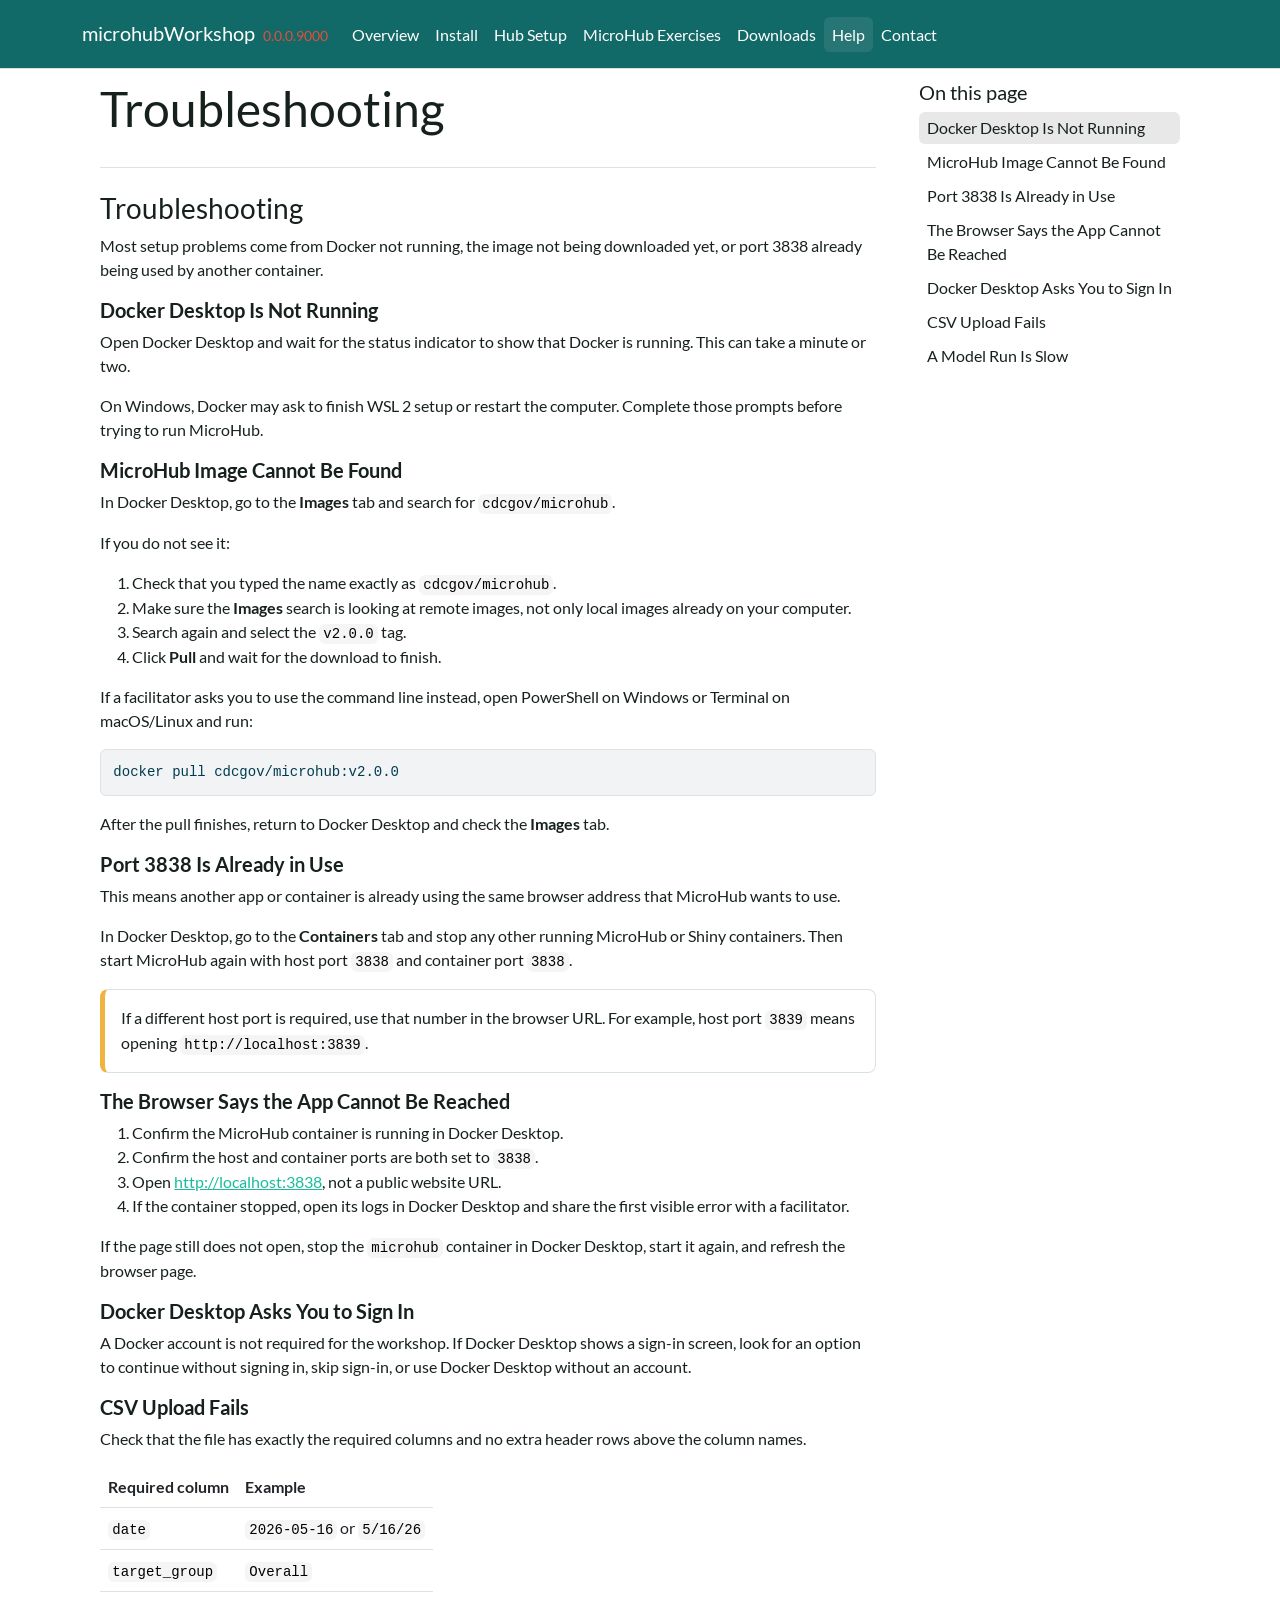
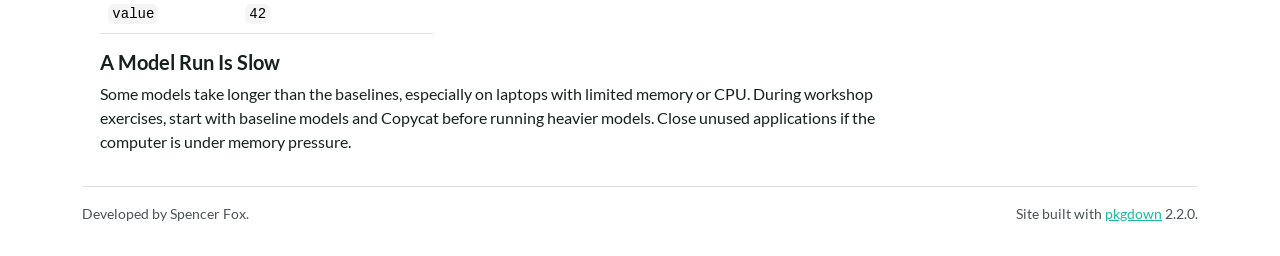
<file: docs/articles/troubleshooting.html>
<!DOCTYPE html>
<!-- Generated by pkgdown: do not edit by hand --><html lang="en">
<head>
<meta http-equiv="Content-Type" content="text/html; charset=UTF-8">
<meta charset="utf-8">
<meta http-equiv="X-UA-Compatible" content="IE=edge">
<meta name="viewport" content="width=device-width, initial-scale=1, shrink-to-fit=no">
<title>Troubleshooting • microhubWorkshop</title>
<script src="../deps/jquery-3.6.0/jquery-3.6.0.min.js"></script><meta name="viewport" content="width=device-width, initial-scale=1, shrink-to-fit=no">
<link href="../deps/bootstrap-5.3.1/bootstrap.min.css" rel="stylesheet">
<script src="../deps/bootstrap-5.3.1/bootstrap.bundle.min.js"></script><link href="../deps/font-awesome-6.5.2/css/all.min.css" rel="stylesheet">
<link href="../deps/font-awesome-6.5.2/css/v4-shims.min.css" rel="stylesheet">
<script src="../deps/headroom-0.11.0/headroom.min.js"></script><script src="../deps/headroom-0.11.0/jQuery.headroom.min.js"></script><script src="../deps/bootstrap-toc-1.0.1/bootstrap-toc.min.js"></script><script src="../deps/clipboard.js-2.0.11/clipboard.min.js"></script><script src="../deps/search-1.0.0/autocomplete.jquery.min.js"></script><script src="../deps/search-1.0.0/fuse.min.js"></script><script src="../deps/search-1.0.0/mark.min.js"></script><!-- pkgdown --><script src="../pkgdown.js"></script><link href="../extra.css" rel="stylesheet">
<meta property="og:title" content="Troubleshooting">
</head>
<body>
    <a href="#main" class="visually-hidden-focusable">Skip to contents</a>


    <nav class="navbar navbar-expand-lg fixed-top bg-primary" data-bs-theme="dark" aria-label="Site navigation"><div class="container">

    <a class="navbar-brand me-2" href="../index.html">microhubWorkshop</a>

    <small class="nav-text text-danger me-auto" data-bs-toggle="tooltip" data-bs-placement="bottom" title="Unreleased version">0.0.0.9000</small>


    <button class="navbar-toggler" type="button" data-bs-toggle="collapse" data-bs-target="#navbar" aria-controls="navbar" aria-expanded="false" aria-label="Toggle navigation">
      <span class="navbar-toggler-icon"></span>
    </button>

    <div id="navbar" class="collapse navbar-collapse ms-3">
      <ul class="navbar-nav me-auto">
<li class="nav-item"><a class="nav-link" href="../articles/overview.html">Overview</a></li>
<li class="nav-item"><a class="nav-link" href="../articles/install.html">Install</a></li>
<li class="nav-item"><a class="nav-link" href="../articles/hub-setup.html">Hub Setup</a></li>
<li class="nav-item"><a class="nav-link" href="../articles/exercises.html">MicroHub Exercises</a></li>
<li class="nav-item"><a class="nav-link" href="../articles/downloads.html">Downloads</a></li>
<li class="active nav-item"><a class="nav-link" href="../articles/troubleshooting.html">Help</a></li>
<li class="nav-item"><a class="nav-link" href="../articles/contact.html">Contact</a></li>
      </ul>
<ul class="navbar-nav"></ul>
</div>


  </div>
</nav><div class="container template-article">




<div class="row">
  <main id="main" class="col-md-9"><div class="page-header">

      <h1>Troubleshooting</h1>
            
      

      <div class="d-none name"><code>troubleshooting.Rmd</code></div>
    </div>

    
    
<div class="section level2">
<h2 id="troubleshooting">Troubleshooting<a class="anchor" aria-label="anchor" href="#troubleshooting"></a>
</h2>
<p>Most setup problems come from Docker not running, the image not being
downloaded yet, or port 3838 already being used by another
container.</p>
<div class="section level3">
<h3 id="docker-desktop-is-not-running">Docker Desktop Is Not Running<a class="anchor" aria-label="anchor" href="#docker-desktop-is-not-running"></a>
</h3>
<p>Open Docker Desktop and wait for the status indicator to show that
Docker is running. This can take a minute or two.</p>
<p>On Windows, Docker may ask to finish WSL 2 setup or restart the
computer. Complete those prompts before trying to run MicroHub.</p>
</div>
<div class="section level3">
<h3 id="microhub-image-cannot-be-found">MicroHub Image Cannot Be Found<a class="anchor" aria-label="anchor" href="#microhub-image-cannot-be-found"></a>
</h3>
<p>In Docker Desktop, go to the <strong>Images</strong> tab and search
for <code>cdcgov/microhub</code>.</p>
<p>If you do not see it:</p>
<ol style="list-style-type: decimal">
<li>Check that you typed the name exactly as
<code>cdcgov/microhub</code>.</li>
<li>Make sure the <strong>Images</strong> search is looking at remote
images, not only local images already on your computer.</li>
<li>Search again and select the <code>v2.0.0</code> tag.</li>
<li>Click <strong>Pull</strong> and wait for the download to
finish.</li>
</ol>
<p>If a facilitator asks you to use the command line instead, open
PowerShell on Windows or Terminal on macOS/Linux and run:</p>
<div class="sourceCode" id="cb1"><pre class="sourceCode bash"><code class="sourceCode bash"><span id="cb1-1"><a href="#cb1-1" tabindex="-1"></a><span class="ex">docker</span> pull cdcgov/microhub:v2.0.0</span></code></pre></div>
<p>After the pull finishes, return to Docker Desktop and check the
<strong>Images</strong> tab.</p>
</div>
<div class="section level3">
<h3 id="port-3838-is-already-in-use">Port 3838 Is Already in Use<a class="anchor" aria-label="anchor" href="#port-3838-is-already-in-use"></a>
</h3>
<p>This means another app or container is already using the same browser
address that MicroHub wants to use.</p>
<p>In Docker Desktop, go to the <strong>Containers</strong> tab and stop
any other running MicroHub or Shiny containers. Then start MicroHub
again with host port <code>3838</code> and container port
<code>3838</code>.</p>
<blockquote>
<p>If a different host port is required, use that number in the browser
URL. For example, host port <code>3839</code> means opening
<code>http://localhost:3839</code>.</p>
</blockquote>
</div>
<div class="section level3">
<h3 id="the-browser-says-the-app-cannot-be-reached">The Browser Says the App Cannot Be Reached<a class="anchor" aria-label="anchor" href="#the-browser-says-the-app-cannot-be-reached"></a>
</h3>
<ol style="list-style-type: decimal">
<li>Confirm the MicroHub container is running in Docker Desktop.</li>
<li>Confirm the host and container ports are both set to
<code>3838</code>.</li>
<li>Open <a href="http://localhost:3838" class="external-link">http://localhost:3838</a>, not
a public website URL.</li>
<li>If the container stopped, open its logs in Docker Desktop and share
the first visible error with a facilitator.</li>
</ol>
<p>If the page still does not open, stop the <code>microhub</code>
container in Docker Desktop, start it again, and refresh the browser
page.</p>
</div>
<div class="section level3">
<h3 id="docker-desktop-asks-you-to-sign-in">Docker Desktop Asks You to Sign In<a class="anchor" aria-label="anchor" href="#docker-desktop-asks-you-to-sign-in"></a>
</h3>
<p>A Docker account is not required for the workshop. If Docker Desktop
shows a sign-in screen, look for an option to continue without signing
in, skip sign-in, or use Docker Desktop without an account.</p>
</div>
<div class="section level3">
<h3 id="csv-upload-fails">CSV Upload Fails<a class="anchor" aria-label="anchor" href="#csv-upload-fails"></a>
</h3>
<p>Check that the file has exactly the required columns and no extra
header rows above the column names.</p>
<table class="table">
<thead><tr class="header">
<th>Required column</th>
<th>Example</th>
</tr></thead>
<tbody>
<tr class="odd">
<td><code>date</code></td>
<td>
<code>2026-05-16</code> or <code>5/16/26</code>
</td>
</tr>
<tr class="even">
<td><code>target_group</code></td>
<td><code>Overall</code></td>
</tr>
<tr class="odd">
<td><code>value</code></td>
<td><code>42</code></td>
</tr>
</tbody>
</table>
</div>
<div class="section level3">
<h3 id="a-model-run-is-slow">A Model Run Is Slow<a class="anchor" aria-label="anchor" href="#a-model-run-is-slow"></a>
</h3>
<p>Some models take longer than the baselines, especially on laptops
with limited memory or CPU. During workshop exercises, start with
baseline models and Copycat before running heavier models. Close unused
applications if the computer is under memory pressure.</p>
</div>
</div>
  </main><aside class="col-md-3"><nav id="toc" aria-label="Table of contents"><h2>On this page</h2>
    </nav></aside>
</div>



    <footer><div class="pkgdown-footer-left">
  <p>Developed by Spencer Fox.</p>
</div>

<div class="pkgdown-footer-right">
  <p>Site built with <a href="https://pkgdown.r-lib.org/" class="external-link">pkgdown</a> 2.2.0.</p>
</div>

    </footer>
</div>





  </body>
</html>
</file>
<file: docs/extra.css>
:root {
  --microhub-teal: #126a68;
  --microhub-mint: #d9f1df;
  --microhub-ink: #17211c;
  --microhub-muted: #5f6f68;
  --microhub-line: #d9e3dd;
  --microhub-marigold: #f0b33e;
}

body {
  color: var(--microhub-ink);
}

.navbar {
  border-bottom: 1px solid var(--microhub-line);
}

.template-home h1 {
  font-size: clamp(2.4rem, 5vw, 4.8rem);
  line-height: 1.08;
  margin-bottom: 1rem;
}

main blockquote {
  background: #fff;
  border: 1px solid var(--microhub-line);
  border-left: 0.35rem solid var(--microhub-marigold);
  border-radius: 0.5rem;
  color: var(--microhub-ink);
  padding: 1rem;
}
</file>
<file: docs/deps/font-awesome-6.5.2/css/v4-shims.min.css>
/*!
 * Font Awesome Free 6.5.2 by @fontawesome - https://fontawesome.com
 * License - https://fontawesome.com/license/free (Icons: CC BY 4.0, Fonts: SIL OFL 1.1, Code: MIT License)
 * Copyright 2024 Fonticons, Inc.
 */
.fa.fa-glass:before{content:"\f000"}.fa.fa-envelope-o{font-family:"Font Awesome 6 Free";font-weight:400}.fa.fa-envelope-o:before{content:"\f0e0"}.fa.fa-star-o{font-family:"Font Awesome 6 Free";font-weight:400}.fa.fa-star-o:before{content:"\f005"}.fa.fa-close:before,.fa.fa-remove:before{content:"\f00d"}.fa.fa-gear:before{content:"\f013"}.fa.fa-trash-o{font-family:"Font Awesome 6 Free";font-weight:400}.fa.fa-trash-o:before{content:"\f2ed"}.fa.fa-home:before{content:"\f015"}.fa.fa-file-o{font-family:"Font Awesome 6 Free";font-weight:400}.fa.fa-file-o:before{content:"\f15b"}.fa.fa-clock-o{font-family:"Font Awesome 6 Free";font-weight:400}.fa.fa-clock-o:before{content:"\f017"}.fa.fa-arrow-circle-o-down{font-family:"Font Awesome 6 Free";font-weight:400}.fa.fa-arrow-circle-o-down:before{content:"\f358"}.fa.fa-arrow-circle-o-up{font-family:"Font Awesome 6 Free";font-weight:400}.fa.fa-arrow-circle-o-up:before{content:"\f35b"}.fa.fa-play-circle-o{font-family:"Font Awesome 6 Free";font-weight:400}.fa.fa-play-circle-o:before{content:"\f144"}.fa.fa-repeat:before,.fa.fa-rotate-right:before{content:"\f01e"}.fa.fa-refresh:before{content:"\f021"}.fa.fa-list-alt{font-family:"Font Awesome 6 Free";font-weight:400}.fa.fa-list-alt:before{content:"\f022"}.fa.fa-dedent:before{content:"\f03b"}.fa.fa-video-camera:before{content:"\f03d"}.fa.fa-picture-o{font-family:"Font Awesome 6 Free";font-weight:400}.fa.fa-picture-o:before{content:"\f03e"}.fa.fa-photo{font-family:"Font Awesome 6 Free";font-weight:400}.fa.fa-photo:before{content:"\f03e"}.fa.fa-image{font-family:"Font Awesome 6 Free";font-weight:400}.fa.fa-image:before{content:"\f03e"}.fa.fa-map-marker:before{content:"\f3c5"}.fa.fa-pencil-square-o{font-family:"Font Awesome 6 Free";font-weight:400}.fa.fa-pencil-square-o:before{content:"\f044"}.fa.fa-edit{font-family:"Font Awesome 6 Free";font-weight:400}.fa.fa-edit:before{content:"\f044"}.fa.fa-share-square-o:before{content:"\f14d"}.fa.fa-check-square-o{font-family:"Font Awesome 6 Free";font-weight:400}.fa.fa-check-square-o:before{content:"\f14a"}.fa.fa-arrows:before{content:"\f0b2"}.fa.fa-times-circle-o{font-family:"Font Awesome 6 Free";font-weight:400}.fa.fa-times-circle-o:before{content:"\f057"}.fa.fa-check-circle-o{font-family:"Font Awesome 6 Free";font-weight:400}.fa.fa-check-circle-o:before{content:"\f058"}.fa.fa-mail-forward:before{content:"\f064"}.fa.fa-expand:before{content:"\f424"}.fa.fa-compress:before{content:"\f422"}.fa.fa-eye,.fa.fa-eye-slash{font-family:"Font Awesome 6 Free";font-weight:400}.fa.fa-warning:before{content:"\f071"}.fa.fa-calendar:before{content:"\f073"}.fa.fa-arrows-v:before{content:"\f338"}.fa.fa-arrows-h:before{content:"\f337"}.fa.fa-bar-chart-o:before,.fa.fa-bar-chart:before{content:"\e0e3"}.fa.fa-twitter-square{font-family:"Font Awesome 6 Brands";font-weight:400}.fa.fa-twitter-square:before{content:"\f081"}.fa.fa-facebook-square{font-family:"Font Awesome 6 Brands";font-weight:400}.fa.fa-facebook-square:before{content:"\f082"}.fa.fa-gears:before{content:"\f085"}.fa.fa-thumbs-o-up{font-family:"Font Awesome 6 Free";font-weight:400}.fa.fa-thumbs-o-up:before{content:"\f164"}.fa.fa-thumbs-o-down{font-family:"Font Awesome 6 Free";font-weight:400}.fa.fa-thumbs-o-down:before{content:"\f165"}.fa.fa-heart-o{font-family:"Font Awesome 6 Free";font-weight:400}.fa.fa-heart-o:before{content:"\f004"}.fa.fa-sign-out:before{content:"\f2f5"}.fa.fa-linkedin-square{font-family:"Font Awesome 6 Brands";font-weight:400}.fa.fa-linkedin-square:before{content:"\f08c"}.fa.fa-thumb-tack:before{content:"\f08d"}.fa.fa-external-link:before{content:"\f35d"}.fa.fa-sign-in:before{content:"\f2f6"}.fa.fa-github-square{font-family:"Font Awesome 6 Brands";font-weight:400}.fa.fa-github-square:before{content:"\f092"}.fa.fa-lemon-o{font-family:"Font Awesome 6 Free";font-weight:400}.fa.fa-lemon-o:before{content:"\f094"}.fa.fa-square-o{font-family:"Font Awesome 6 Free";font-weight:400}.fa.fa-square-o:before{content:"\f0c8"}.fa.fa-bookmark-o{font-family:"Font Awesome 6 Free";font-weight:400}.fa.fa-bookmark-o:before{content:"\f02e"}.fa.fa-facebook,.fa.fa-twitter{font-family:"Font Awesome 6 Brands";font-weight:400}.fa.fa-facebook:before{content:"\f39e"}.fa.fa-facebook-f{font-family:"Font Awesome 6 Brands";font-weight:400}.fa.fa-facebook-f:before{content:"\f39e"}.fa.fa-github{font-family:"Font Awesome 6 Brands";font-weight:400}.fa.fa-credit-card{font-family:"Font Awesome 6 Free";font-weight:400}.fa.fa-feed:before{content:"\f09e"}.fa.fa-hdd-o{font-family:"Font Awesome 6 Free";font-weight:400}.fa.fa-hdd-o:before{content:"\f0a0"}.fa.fa-hand-o-right{font-family:"Font Awesome 6 Free";font-weight:400}.fa.fa-hand-o-right:before{content:"\f0a4"}.fa.fa-hand-o-left{font-family:"Font Awesome 6 Free";font-weight:400}.fa.fa-hand-o-left:before{content:"\f0a5"}.fa.fa-hand-o-up{font-family:"Font Awesome 6 Free";font-weight:400}.fa.fa-hand-o-up:before{content:"\f0a6"}.fa.fa-hand-o-down{font-family:"Font Awesome 6 Free";font-weight:400}.fa.fa-hand-o-down:before{content:"\f0a7"}.fa.fa-globe:before{content:"\f57d"}.fa.fa-tasks:before{content:"\f828"}.fa.fa-arrows-alt:before{content:"\f31e"}.fa.fa-group:before{content:"\f0c0"}.fa.fa-chain:before{content:"\f0c1"}.fa.fa-cut:before{content:"\f0c4"}.fa.fa-files-o{font-family:"Font Awesome 6 Free";font-weight:400}.fa.fa-files-o:before{content:"\f0c5"}.fa.fa-floppy-o{font-family:"Font Awesome 6 Free";font-weight:400}.fa.fa-floppy-o:before{content:"\f0c7"}.fa.fa-save{font-family:"Font Awesome 6 Free";font-weight:400}.fa.fa-save:before{content:"\f0c7"}.fa.fa-navicon:before,.fa.fa-reorder:before{content:"\f0c9"}.fa.fa-magic:before{content:"\e2ca"}.fa.fa-pinterest,.fa.fa-pinterest-square{font-family:"Font Awesome 6 Brands";font-weight:400}.fa.fa-pinterest-square:before{content:"\f0d3"}.fa.fa-google-plus-square{font-family:"Font Awesome 6 Brands";font-weight:400}.fa.fa-google-plus-square:before{content:"\f0d4"}.fa.fa-google-plus{font-family:"Font Awesome 6 Brands";font-weight:400}.fa.fa-google-plus:before{content:"\f0d5"}.fa.fa-money:before{content:"\f3d1"}.fa.fa-unsorted:before{content:"\f0dc"}.fa.fa-sort-desc:before{content:"\f0dd"}.fa.fa-sort-asc:before{content:"\f0de"}.fa.fa-linkedin{font-family:"Font Awesome 6 Brands";font-weight:400}.fa.fa-linkedin:before{content:"\f0e1"}.fa.fa-rotate-left:before{content:"\f0e2"}.fa.fa-legal:before{content:"\f0e3"}.fa.fa-dashboard:before,.fa.fa-tachometer:before{content:"\f625"}.fa.fa-comment-o{font-family:"Font Awesome 6 Free";font-weight:400}.fa.fa-comment-o:before{content:"\f075"}.fa.fa-comments-o{font-family:"Font Awesome 6 Free";font-weight:400}.fa.fa-comments-o:before{content:"\f086"}.fa.fa-flash:before{content:"\f0e7"}.fa.fa-clipboard:before{content:"\f0ea"}.fa.fa-lightbulb-o{font-family:"Font Awesome 6 Free";font-weight:400}.fa.fa-lightbulb-o:before{content:"\f0eb"}.fa.fa-exchange:before{content:"\f362"}.fa.fa-cloud-download:before{content:"\f0ed"}.fa.fa-cloud-upload:before{content:"\f0ee"}.fa.fa-bell-o{font-family:"Font Awesome 6 Free";font-weight:400}.fa.fa-bell-o:before{content:"\f0f3"}.fa.fa-cutlery:before{content:"\f2e7"}.fa.fa-file-text-o{font-family:"Font Awesome 6 Free";font-weight:400}.fa.fa-file-text-o:before{content:"\f15c"}.fa.fa-building-o{font-family:"Font Awesome 6 Free";font-weight:400}.fa.fa-building-o:before{content:"\f1ad"}.fa.fa-hospital-o{font-family:"Font Awesome 6 Free";font-weight:400}.fa.fa-hospital-o:before{content:"\f0f8"}.fa.fa-tablet:before{content:"\f3fa"}.fa.fa-mobile-phone:before,.fa.fa-mobile:before{content:"\f3cd"}.fa.fa-circle-o{font-family:"Font Awesome 6 Free";font-weight:400}.fa.fa-circle-o:before{content:"\f111"}.fa.fa-mail-reply:before{content:"\f3e5"}.fa.fa-github-alt{font-family:"Font Awesome 6 Brands";font-weight:400}.fa.fa-folder-o{font-family:"Font Awesome 6 Free";font-weight:400}.fa.fa-folder-o:before{content:"\f07b"}.fa.fa-folder-open-o{font-family:"Font Awesome 6 Free";font-weight:400}.fa.fa-folder-open-o:before{content:"\f07c"}.fa.fa-smile-o{font-family:"Font Awesome 6 Free";font-weight:400}.fa.fa-smile-o:before{content:"\f118"}.fa.fa-frown-o{font-family:"Font Awesome 6 Free";font-weight:400}.fa.fa-frown-o:before{content:"\f119"}.fa.fa-meh-o{font-family:"Font Awesome 6 Free";font-weight:400}.fa.fa-meh-o:before{content:"\f11a"}.fa.fa-keyboard-o{font-family:"Font Awesome 6 Free";font-weight:400}.fa.fa-keyboard-o:before{content:"\f11c"}.fa.fa-flag-o{font-family:"Font Awesome 6 Free";font-weight:400}.fa.fa-flag-o:before{content:"\f024"}.fa.fa-mail-reply-all:before{content:"\f122"}.fa.fa-star-half-o{font-family:"Font Awesome 6 Free";font-weight:400}.fa.fa-star-half-o:before{content:"\f5c0"}.fa.fa-star-half-empty{font-family:"Font Awesome 6 Free";font-weight:400}.fa.fa-star-half-empty:before{content:"\f5c0"}.fa.fa-star-half-full{font-family:"Font Awesome 6 Free";font-weight:400}.fa.fa-star-half-full:before{content:"\f5c0"}.fa.fa-code-fork:before{content:"\f126"}.fa.fa-chain-broken:before,.fa.fa-unlink:before{content:"\f127"}.fa.fa-calendar-o{font-family:"Font Awesome 6 Free";font-weight:400}.fa.fa-calendar-o:before{content:"\f133"}.fa.fa-css3,.fa.fa-html5,.fa.fa-maxcdn{font-family:"Font Awesome 6 Brands";font-weight:400}.fa.fa-unlock-alt:before{content:"\f09c"}.fa.fa-minus-square-o{font-family:"Font Awesome 6 Free";font-weight:400}.fa.fa-minus-square-o:before{content:"\f146"}.fa.fa-level-up:before{content:"\f3bf"}.fa.fa-level-down:before{content:"\f3be"}.fa.fa-pencil-square:before{content:"\f14b"}.fa.fa-external-link-square:before{content:"\f360"}.fa.fa-compass{font-family:"Font Awesome 6 Free";font-weight:400}.fa.fa-caret-square-o-down{font-family:"Font Awesome 6 Free";font-weight:400}.fa.fa-caret-square-o-down:before{content:"\f150"}.fa.fa-toggle-down{font-family:"Font Awesome 6 Free";font-weight:400}.fa.fa-toggle-down:before{content:"\f150"}.fa.fa-caret-square-o-up{font-family:"Font Awesome 6 Free";font-weight:400}.fa.fa-caret-square-o-up:before{content:"\f151"}.fa.fa-toggle-up{font-family:"Font Awesome 6 Free";font-weight:400}.fa.fa-toggle-up:before{content:"\f151"}.fa.fa-caret-square-o-right{font-family:"Font Awesome 6 Free";font-weight:400}.fa.fa-caret-square-o-right:before{content:"\f152"}.fa.fa-toggle-right{font-family:"Font Awesome 6 Free";font-weight:400}.fa.fa-toggle-right:before{content:"\f152"}.fa.fa-eur:before,.fa.fa-euro:before{content:"\f153"}.fa.fa-gbp:before{content:"\f154"}.fa.fa-dollar:before,.fa.fa-usd:before{content:"\24"}.fa.fa-inr:before,.fa.fa-rupee:before{content:"\e1bc"}.fa.fa-cny:before,.fa.fa-jpy:before,.fa.fa-rmb:before,.fa.fa-yen:before{content:"\f157"}.fa.fa-rouble:before,.fa.fa-rub:before,.fa.fa-ruble:before{content:"\f158"}.fa.fa-krw:before,.fa.fa-won:before{content:"\f159"}.fa.fa-bitcoin,.fa.fa-btc{font-family:"Font Awesome 6 Brands";font-weight:400}.fa.fa-bitcoin:before{content:"\f15a"}.fa.fa-file-text:before{content:"\f15c"}.fa.fa-sort-alpha-asc:before{content:"\f15d"}.fa.fa-sort-alpha-desc:before{content:"\f881"}.fa.fa-sort-amount-asc:before{content:"\f884"}.fa.fa-sort-amount-desc:before{content:"\f160"}.fa.fa-sort-numeric-asc:before{content:"\f162"}.fa.fa-sort-numeric-desc:before{content:"\f886"}.fa.fa-youtube-square{font-family:"Font Awesome 6 Brands";font-weight:400}.fa.fa-youtube-square:before{content:"\f431"}.fa.fa-xing,.fa.fa-xing-square,.fa.fa-youtube{font-family:"Font Awesome 6 Brands";font-weight:400}.fa.fa-xing-square:before{content:"\f169"}.fa.fa-youtube-play{font-family:"Font Awesome 6 Brands";font-weight:400}.fa.fa-youtube-play:before{content:"\f167"}.fa.fa-adn,.fa.fa-bitbucket,.fa.fa-bitbucket-square,.fa.fa-dropbox,.fa.fa-flickr,.fa.fa-instagram,.fa.fa-stack-overflow{font-family:"Font Awesome 6 Brands";font-weight:400}.fa.fa-bitbucket-square:before{content:"\f171"}.fa.fa-tumblr,.fa.fa-tumblr-square{font-family:"Font Awesome 6 Brands";font-weight:400}.fa.fa-tumblr-square:before{content:"\f174"}.fa.fa-long-arrow-down:before{content:"\f309"}.fa.fa-long-arrow-up:before{content:"\f30c"}.fa.fa-long-arrow-left:before{content:"\f30a"}.fa.fa-long-arrow-right:before{content:"\f30b"}.fa.fa-android,.fa.fa-apple,.fa.fa-dribbble,.fa.fa-foursquare,.fa.fa-gittip,.fa.fa-gratipay,.fa.fa-linux,.fa.fa-skype,.fa.fa-trello,.fa.fa-windows{font-family:"Font Awesome 6 Brands";font-weight:400}.fa.fa-gittip:before{content:"\f184"}.fa.fa-sun-o{font-family:"Font Awesome 6 Free";font-weight:400}.fa.fa-sun-o:before{content:"\f185"}.fa.fa-moon-o{font-family:"Font Awesome 6 Free";font-weight:400}.fa.fa-moon-o:before{content:"\f186"}.fa.fa-pagelines,.fa.fa-renren,.fa.fa-stack-exchange,.fa.fa-vk,.fa.fa-weibo{font-family:"Font Awesome 6 Brands";font-weight:400}.fa.fa-arrow-circle-o-right{font-family:"Font Awesome 6 Free";font-weight:400}.fa.fa-arrow-circle-o-right:before{content:"\f35a"}.fa.fa-arrow-circle-o-left{font-family:"Font Awesome 6 Free";font-weight:400}.fa.fa-arrow-circle-o-left:before{content:"\f359"}.fa.fa-caret-square-o-left{font-family:"Font Awesome 6 Free";font-weight:400}.fa.fa-caret-square-o-left:before{content:"\f191"}.fa.fa-toggle-left{font-family:"Font Awesome 6 Free";font-weight:400}.fa.fa-toggle-left:before{content:"\f191"}.fa.fa-dot-circle-o{font-family:"Font Awesome 6 Free";font-weight:400}.fa.fa-dot-circle-o:before{content:"\f192"}.fa.fa-vimeo-square{font-family:"Font Awesome 6 Brands";font-weight:400}.fa.fa-vimeo-square:before{content:"\f194"}.fa.fa-try:before,.fa.fa-turkish-lira:before{content:"\e2bb"}.fa.fa-plus-square-o{font-family:"Font Awesome 6 Free";font-weight:400}.fa.fa-plus-square-o:before{content:"\f0fe"}.fa.fa-openid,.fa.fa-slack,.fa.fa-wordpress{font-family:"Font Awesome 6 Brands";font-weight:400}.fa.fa-bank:before,.fa.fa-institution:before{content:"\f19c"}.fa.fa-mortar-board:before{content:"\f19d"}.fa.fa-google,.fa.fa-reddit,.fa.fa-reddit-square,.fa.fa-yahoo{font-family:"Font Awesome 6 Brands";font-weight:400}.fa.fa-reddit-square:before{content:"\f1a2"}.fa.fa-behance,.fa.fa-behance-square,.fa.fa-delicious,.fa.fa-digg,.fa.fa-drupal,.fa.fa-joomla,.fa.fa-pied-piper-alt,.fa.fa-pied-piper-pp,.fa.fa-stumbleupon,.fa.fa-stumbleupon-circle{font-family:"Font Awesome 6 Brands";font-weight:400}.fa.fa-behance-square:before{content:"\f1b5"}.fa.fa-steam,.fa.fa-steam-square{font-family:"Font Awesome 6 Brands";font-weight:400}.fa.fa-steam-square:before{content:"\f1b7"}.fa.fa-automobile:before{content:"\f1b9"}.fa.fa-cab:before{content:"\f1ba"}.fa.fa-deviantart,.fa.fa-soundcloud,.fa.fa-spotify{font-family:"Font Awesome 6 Brands";font-weight:400}.fa.fa-file-pdf-o{font-family:"Font Awesome 6 Free";font-weight:400}.fa.fa-file-pdf-o:before{content:"\f1c1"}.fa.fa-file-word-o{font-family:"Font Awesome 6 Free";font-weight:400}.fa.fa-file-word-o:before{content:"\f1c2"}.fa.fa-file-excel-o{font-family:"Font Awesome 6 Free";font-weight:400}.fa.fa-file-excel-o:before{content:"\f1c3"}.fa.fa-file-powerpoint-o{font-family:"Font Awesome 6 Free";font-weight:400}.fa.fa-file-powerpoint-o:before{content:"\f1c4"}.fa.fa-file-image-o{font-family:"Font Awesome 6 Free";font-weight:400}.fa.fa-file-image-o:before{content:"\f1c5"}.fa.fa-file-photo-o{font-family:"Font Awesome 6 Free";font-weight:400}.fa.fa-file-photo-o:before{content:"\f1c5"}.fa.fa-file-picture-o{font-family:"Font Awesome 6 Free";font-weight:400}.fa.fa-file-picture-o:before{content:"\f1c5"}.fa.fa-file-archive-o{font-family:"Font Awesome 6 Free";font-weight:400}.fa.fa-file-archive-o:before{content:"\f1c6"}.fa.fa-file-zip-o{font-family:"Font Awesome 6 Free";font-weight:400}.fa.fa-file-zip-o:before{content:"\f1c6"}.fa.fa-file-audio-o{font-family:"Font Awesome 6 Free";font-weight:400}.fa.fa-file-audio-o:before{content:"\f1c7"}.fa.fa-file-sound-o{font-family:"Font Awesome 6 Free";font-weight:400}.fa.fa-file-sound-o:before{content:"\f1c7"}.fa.fa-file-video-o{font-family:"Font Awesome 6 Free";font-weight:400}.fa.fa-file-video-o:before{content:"\f1c8"}.fa.fa-file-movie-o{font-family:"Font Awesome 6 Free";font-weight:400}.fa.fa-file-movie-o:before{content:"\f1c8"}.fa.fa-file-code-o{font-family:"Font Awesome 6 Free";font-weight:400}.fa.fa-file-code-o:before{content:"\f1c9"}.fa.fa-codepen,.fa.fa-jsfiddle,.fa.fa-vine{font-family:"Font Awesome 6 Brands";font-weight:400}.fa.fa-life-bouy:before,.fa.fa-life-buoy:before,.fa.fa-life-saver:before,.fa.fa-support:before{content:"\f1cd"}.fa.fa-circle-o-notch:before{content:"\f1ce"}.fa.fa-ra,.fa.fa-rebel{font-family:"Font Awesome 6 Brands";font-weight:400}.fa.fa-ra:before{content:"\f1d0"}.fa.fa-resistance{font-family:"Font Awesome 6 Brands";font-weight:400}.fa.fa-resistance:before{content:"\f1d0"}.fa.fa-empire,.fa.fa-ge{font-family:"Font Awesome 6 Brands";font-weight:400}.fa.fa-ge:before{content:"\f1d1"}.fa.fa-git-square{font-family:"Font Awesome 6 Brands";font-weight:400}.fa.fa-git-square:before{content:"\f1d2"}.fa.fa-git,.fa.fa-hacker-news,.fa.fa-y-combinator-square{font-family:"Font Awesome 6 Brands";font-weight:400}.fa.fa-y-combinator-square:before{content:"\f1d4"}.fa.fa-yc-square{font-family:"Font Awesome 6 Brands";font-weight:400}.fa.fa-yc-square:before{content:"\f1d4"}.fa.fa-qq,.fa.fa-tencent-weibo,.fa.fa-wechat,.fa.fa-weixin{font-family:"Font Awesome 6 Brands";font-weight:400}.fa.fa-wechat:before{content:"\f1d7"}.fa.fa-send:before{content:"\f1d8"}.fa.fa-paper-plane-o{font-family:"Font Awesome 6 Free";font-weight:400}.fa.fa-paper-plane-o:before{content:"\f1d8"}.fa.fa-send-o{font-family:"Font Awesome 6 Free";font-weight:400}.fa.fa-send-o:before{content:"\f1d8"}.fa.fa-circle-thin{font-family:"Font Awesome 6 Free";font-weight:400}.fa.fa-circle-thin:before{content:"\f111"}.fa.fa-header:before{content:"\f1dc"}.fa.fa-futbol-o{font-family:"Font Awesome 6 Free";font-weight:400}.fa.fa-futbol-o:before{content:"\f1e3"}.fa.fa-soccer-ball-o{font-family:"Font Awesome 6 Free";font-weight:400}.fa.fa-soccer-ball-o:before{content:"\f1e3"}.fa.fa-slideshare,.fa.fa-twitch,.fa.fa-yelp{font-family:"Font Awesome 6 Brands";font-weight:400}.fa.fa-newspaper-o{font-family:"Font Awesome 6 Free";font-weight:400}.fa.fa-newspaper-o:before{content:"\f1ea"}.fa.fa-cc-amex,.fa.fa-cc-discover,.fa.fa-cc-mastercard,.fa.fa-cc-paypal,.fa.fa-cc-stripe,.fa.fa-cc-visa,.fa.fa-google-wallet,.fa.fa-paypal{font-family:"Font Awesome 6 Brands";font-weight:400}.fa.fa-bell-slash-o{font-family:"Font Awesome 6 Free";font-weight:400}.fa.fa-bell-slash-o:before{content:"\f1f6"}.fa.fa-trash:before{content:"\f2ed"}.fa.fa-copyright{font-family:"Font Awesome 6 Free";font-weight:400}.fa.fa-eyedropper:before{content:"\f1fb"}.fa.fa-area-chart:before{content:"\f1fe"}.fa.fa-pie-chart:before{content:"\f200"}.fa.fa-line-chart:before{content:"\f201"}.fa.fa-lastfm,.fa.fa-lastfm-square{font-family:"Font Awesome 6 Brands";font-weight:400}.fa.fa-lastfm-square:before{content:"\f203"}.fa.fa-angellist,.fa.fa-ioxhost{font-family:"Font Awesome 6 Brands";font-weight:400}.fa.fa-cc{font-family:"Font Awesome 6 Free";font-weight:400}.fa.fa-cc:before{content:"\f20a"}.fa.fa-ils:before,.fa.fa-shekel:before,.fa.fa-sheqel:before{content:"\f20b"}.fa.fa-buysellads,.fa.fa-connectdevelop,.fa.fa-dashcube,.fa.fa-forumbee,.fa.fa-leanpub,.fa.fa-sellsy,.fa.fa-shirtsinbulk,.fa.fa-simplybuilt,.fa.fa-skyatlas{font-family:"Font Awesome 6 Brands";font-weight:400}.fa.fa-diamond{font-family:"Font Awesome 6 Free";font-weight:400}.fa.fa-diamond:before{content:"\f3a5"}.fa.fa-intersex:before,.fa.fa-transgender:before{content:"\f224"}.fa.fa-transgender-alt:before{content:"\f225"}.fa.fa-facebook-official{font-family:"Font Awesome 6 Brands";font-weight:400}.fa.fa-facebook-official:before{content:"\f09a"}.fa.fa-pinterest-p,.fa.fa-whatsapp{font-family:"Font Awesome 6 Brands";font-weight:400}.fa.fa-hotel:before{content:"\f236"}.fa.fa-medium,.fa.fa-viacoin,.fa.fa-y-combinator,.fa.fa-yc{font-family:"Font Awesome 6 Brands";font-weight:400}.fa.fa-yc:before{content:"\f23b"}.fa.fa-expeditedssl,.fa.fa-opencart,.fa.fa-optin-monster{font-family:"Font Awesome 6 Brands";font-weight:400}.fa.fa-battery-4:before,.fa.fa-battery:before{content:"\f240"}.fa.fa-battery-3:before{content:"\f241"}.fa.fa-battery-2:before{content:"\f242"}.fa.fa-battery-1:before{content:"\f243"}.fa.fa-battery-0:before{content:"\f244"}.fa.fa-object-group,.fa.fa-object-ungroup,.fa.fa-sticky-note-o{font-family:"Font Awesome 6 Free";font-weight:400}.fa.fa-sticky-note-o:before{content:"\f249"}.fa.fa-cc-diners-club,.fa.fa-cc-jcb{font-family:"Font Awesome 6 Brands";font-weight:400}.fa.fa-clone{font-family:"Font Awesome 6 Free";font-weight:400}.fa.fa-hourglass-o:before{content:"\f254"}.fa.fa-hourglass-1:before{content:"\f251"}.fa.fa-hourglass-2:before{content:"\f252"}.fa.fa-hourglass-3:before{content:"\f253"}.fa.fa-hand-rock-o{font-family:"Font Awesome 6 Free";font-weight:400}.fa.fa-hand-rock-o:before{content:"\f255"}.fa.fa-hand-grab-o{font-family:"Font Awesome 6 Free";font-weight:400}.fa.fa-hand-grab-o:before{content:"\f255"}.fa.fa-hand-paper-o{font-family:"Font Awesome 6 Free";font-weight:400}.fa.fa-hand-paper-o:before{content:"\f256"}.fa.fa-hand-stop-o{font-family:"Font Awesome 6 Free";font-weight:400}.fa.fa-hand-stop-o:before{content:"\f256"}.fa.fa-hand-scissors-o{font-family:"Font Awesome 6 Free";font-weight:400}.fa.fa-hand-scissors-o:before{content:"\f257"}.fa.fa-hand-lizard-o{font-family:"Font Awesome 6 Free";font-weight:400}.fa.fa-hand-lizard-o:before{content:"\f258"}.fa.fa-hand-spock-o{font-family:"Font Awesome 6 Free";font-weight:400}.fa.fa-hand-spock-o:before{content:"\f259"}.fa.fa-hand-pointer-o{font-family:"Font Awesome 6 Free";font-weight:400}.fa.fa-hand-pointer-o:before{content:"\f25a"}.fa.fa-hand-peace-o{font-family:"Font Awesome 6 Free";font-weight:400}.fa.fa-hand-peace-o:before{content:"\f25b"}.fa.fa-registered{font-family:"Font Awesome 6 Free";font-weight:400}.fa.fa-creative-commons,.fa.fa-gg,.fa.fa-gg-circle,.fa.fa-odnoklassniki,.fa.fa-odnoklassniki-square{font-family:"Font Awesome 6 Brands";font-weight:400}.fa.fa-odnoklassniki-square:before{content:"\f264"}.fa.fa-chrome,.fa.fa-firefox,.fa.fa-get-pocket,.fa.fa-internet-explorer,.fa.fa-opera,.fa.fa-safari,.fa.fa-wikipedia-w{font-family:"Font Awesome 6 Brands";font-weight:400}.fa.fa-television:before{content:"\f26c"}.fa.fa-500px,.fa.fa-amazon,.fa.fa-contao{font-family:"Font Awesome 6 Brands";font-weight:400}.fa.fa-calendar-plus-o{font-family:"Font Awesome 6 Free";font-weight:400}.fa.fa-calendar-plus-o:before{content:"\f271"}.fa.fa-calendar-minus-o{font-family:"Font Awesome 6 Free";font-weight:400}.fa.fa-calendar-minus-o:before{content:"\f272"}.fa.fa-calendar-times-o{font-family:"Font Awesome 6 Free";font-weight:400}.fa.fa-calendar-times-o:before{content:"\f273"}.fa.fa-calendar-check-o{font-family:"Font Awesome 6 Free";font-weight:400}.fa.fa-calendar-check-o:before{content:"\f274"}.fa.fa-map-o{font-family:"Font Awesome 6 Free";font-weight:400}.fa.fa-map-o:before{content:"\f279"}.fa.fa-commenting:before{content:"\f4ad"}.fa.fa-commenting-o{font-family:"Font Awesome 6 Free";font-weight:400}.fa.fa-commenting-o:before{content:"\f4ad"}.fa.fa-houzz,.fa.fa-vimeo{font-family:"Font Awesome 6 Brands";font-weight:400}.fa.fa-vimeo:before{content:"\f27d"}.fa.fa-black-tie,.fa.fa-edge,.fa.fa-fonticons,.fa.fa-reddit-alien{font-family:"Font Awesome 6 Brands";font-weight:400}.fa.fa-credit-card-alt:before{content:"\f09d"}.fa.fa-codiepie,.fa.fa-fort-awesome,.fa.fa-mixcloud,.fa.fa-modx,.fa.fa-product-hunt,.fa.fa-scribd,.fa.fa-usb{font-family:"Font Awesome 6 Brands";font-weight:400}.fa.fa-pause-circle-o{font-family:"Font Awesome 6 Free";font-weight:400}.fa.fa-pause-circle-o:before{content:"\f28b"}.fa.fa-stop-circle-o{font-family:"Font Awesome 6 Free";font-weight:400}.fa.fa-stop-circle-o:before{content:"\f28d"}.fa.fa-bluetooth,.fa.fa-bluetooth-b,.fa.fa-envira,.fa.fa-gitlab,.fa.fa-wheelchair-alt,.fa.fa-wpbeginner,.fa.fa-wpforms{font-family:"Font Awesome 6 Brands";font-weight:400}.fa.fa-wheelchair-alt:before{content:"\f368"}.fa.fa-question-circle-o{font-family:"Font Awesome 6 Free";font-weight:400}.fa.fa-question-circle-o:before{content:"\f059"}.fa.fa-volume-control-phone:before{content:"\f2a0"}.fa.fa-asl-interpreting:before{content:"\f2a3"}.fa.fa-deafness:before,.fa.fa-hard-of-hearing:before{content:"\f2a4"}.fa.fa-glide,.fa.fa-glide-g{font-family:"Font Awesome 6 Brands";font-weight:400}.fa.fa-signing:before{content:"\f2a7"}.fa.fa-viadeo,.fa.fa-viadeo-square{font-family:"Font Awesome 6 Brands";font-weight:400}.fa.fa-viadeo-square:before{content:"\f2aa"}.fa.fa-snapchat,.fa.fa-snapchat-ghost{font-family:"Font Awesome 6 Brands";font-weight:400}.fa.fa-snapchat-ghost:before{content:"\f2ab"}.fa.fa-snapchat-square{font-family:"Font Awesome 6 Brands";font-weight:400}.fa.fa-snapchat-square:before{content:"\f2ad"}.fa.fa-first-order,.fa.fa-google-plus-official,.fa.fa-pied-piper,.fa.fa-themeisle,.fa.fa-yoast{font-family:"Font Awesome 6 Brands";font-weight:400}.fa.fa-google-plus-official:before{content:"\f2b3"}.fa.fa-google-plus-circle{font-family:"Font Awesome 6 Brands";font-weight:400}.fa.fa-google-plus-circle:before{content:"\f2b3"}.fa.fa-fa,.fa.fa-font-awesome{font-family:"Font Awesome 6 Brands";font-weight:400}.fa.fa-fa:before{content:"\f2b4"}.fa.fa-handshake-o{font-family:"Font Awesome 6 Free";font-weight:400}.fa.fa-handshake-o:before{content:"\f2b5"}.fa.fa-envelope-open-o{font-family:"Font Awesome 6 Free";font-weight:400}.fa.fa-envelope-open-o:before{content:"\f2b6"}.fa.fa-linode{font-family:"Font Awesome 6 Brands";font-weight:400}.fa.fa-address-book-o{font-family:"Font Awesome 6 Free";font-weight:400}.fa.fa-address-book-o:before{content:"\f2b9"}.fa.fa-vcard:before{content:"\f2bb"}.fa.fa-address-card-o{font-family:"Font Awesome 6 Free";font-weight:400}.fa.fa-address-card-o:before{content:"\f2bb"}.fa.fa-vcard-o{font-family:"Font Awesome 6 Free";font-weight:400}.fa.fa-vcard-o:before{content:"\f2bb"}.fa.fa-user-circle-o{font-family:"Font Awesome 6 Free";font-weight:400}.fa.fa-user-circle-o:before{content:"\f2bd"}.fa.fa-user-o{font-family:"Font Awesome 6 Free";font-weight:400}.fa.fa-user-o:before{content:"\f007"}.fa.fa-id-badge{font-family:"Font Awesome 6 Free";font-weight:400}.fa.fa-drivers-license:before{content:"\f2c2"}.fa.fa-id-card-o{font-family:"Font Awesome 6 Free";font-weight:400}.fa.fa-id-card-o:before{content:"\f2c2"}.fa.fa-drivers-license-o{font-family:"Font Awesome 6 Free";font-weight:400}.fa.fa-drivers-license-o:before{content:"\f2c2"}.fa.fa-free-code-camp,.fa.fa-quora,.fa.fa-telegram{font-family:"Font Awesome 6 Brands";font-weight:400}.fa.fa-thermometer-4:before,.fa.fa-thermometer:before{content:"\f2c7"}.fa.fa-thermometer-3:before{content:"\f2c8"}.fa.fa-thermometer-2:before{content:"\f2c9"}.fa.fa-thermometer-1:before{content:"\f2ca"}.fa.fa-thermometer-0:before{content:"\f2cb"}.fa.fa-bathtub:before,.fa.fa-s15:before{content:"\f2cd"}.fa.fa-window-maximize,.fa.fa-window-restore{font-family:"Font Awesome 6 Free";font-weight:400}.fa.fa-times-rectangle:before{content:"\f410"}.fa.fa-window-close-o{font-family:"Font Awesome 6 Free";font-weight:400}.fa.fa-window-close-o:before{content:"\f410"}.fa.fa-times-rectangle-o{font-family:"Font Awesome 6 Free";font-weight:400}.fa.fa-times-rectangle-o:before{content:"\f410"}.fa.fa-bandcamp,.fa.fa-eercast,.fa.fa-etsy,.fa.fa-grav,.fa.fa-imdb,.fa.fa-ravelry{font-family:"Font Awesome 6 Brands";font-weight:400}.fa.fa-eercast:before{content:"\f2da"}.fa.fa-snowflake-o{font-family:"Font Awesome 6 Free";font-weight:400}.fa.fa-snowflake-o:before{content:"\f2dc"}.fa.fa-meetup,.fa.fa-superpowers,.fa.fa-wpexplorer{font-family:"Font Awesome 6 Brands";font-weight:400}
</file>
